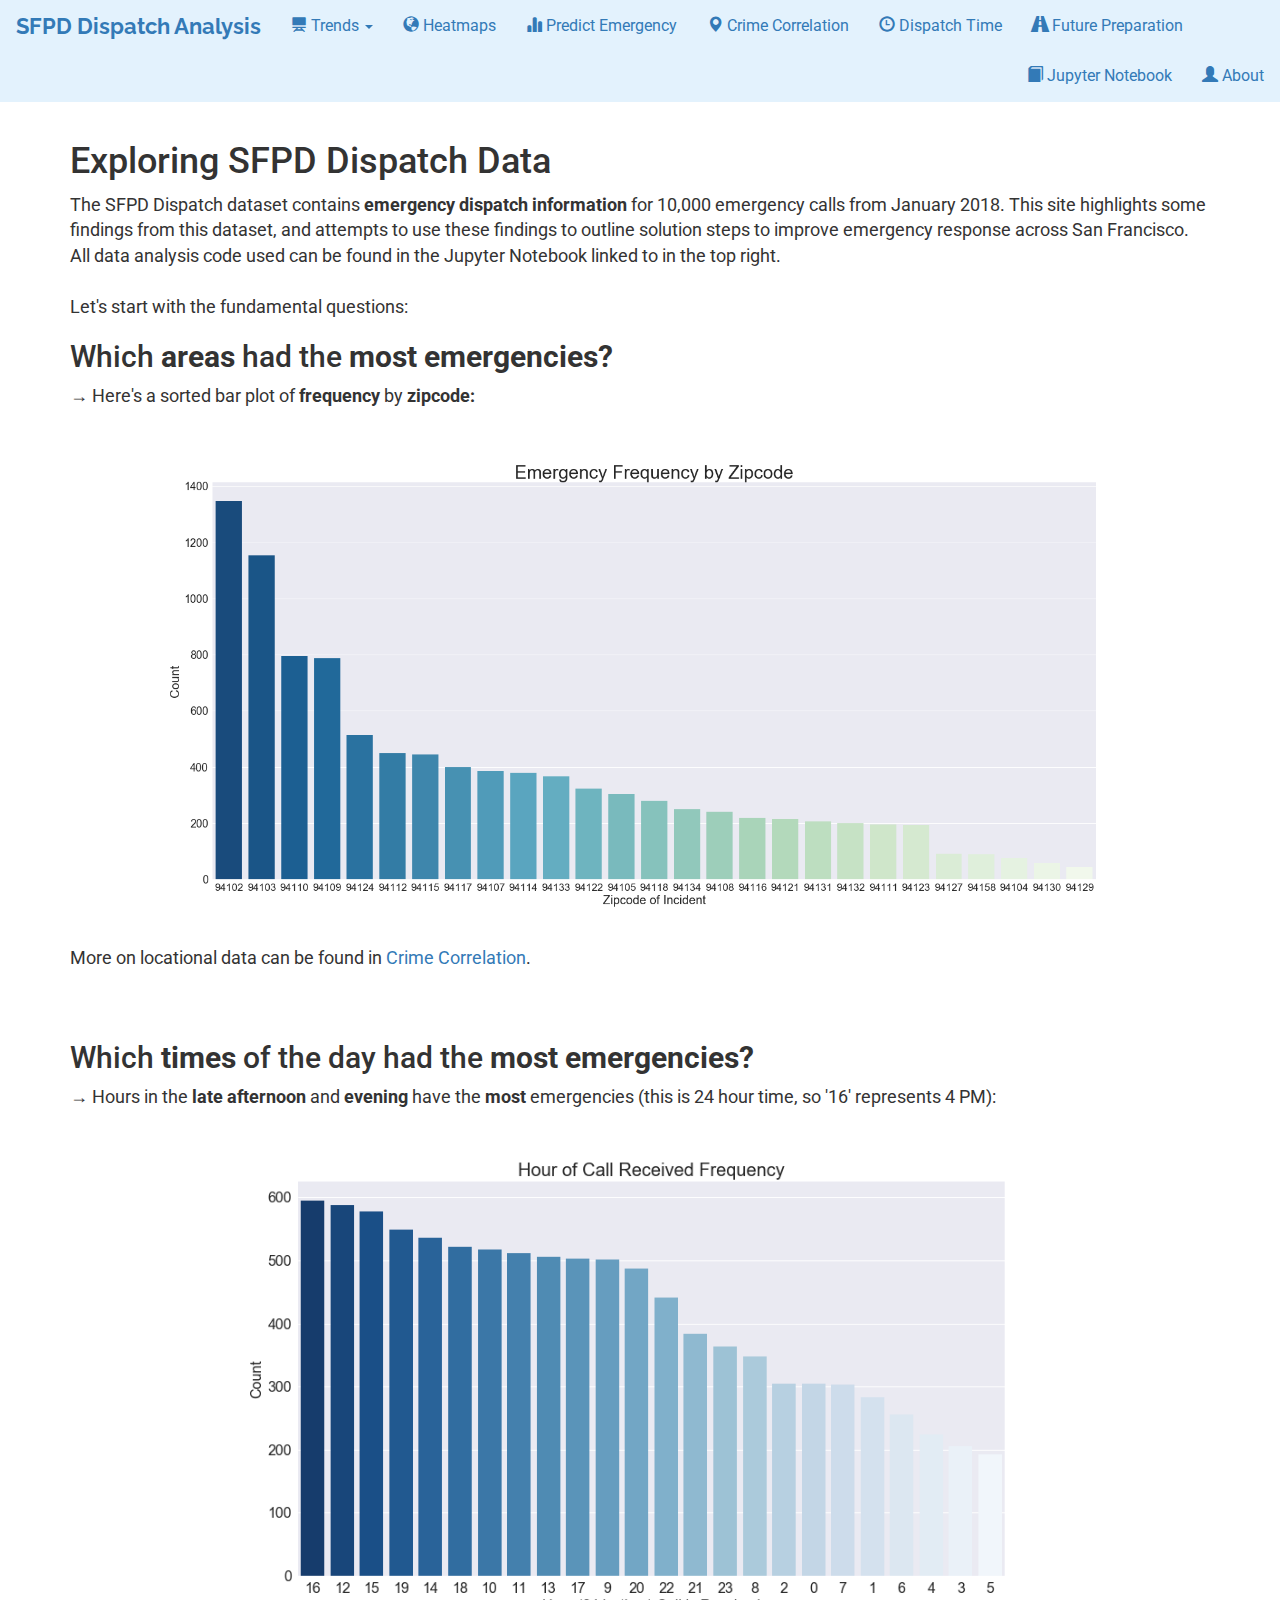
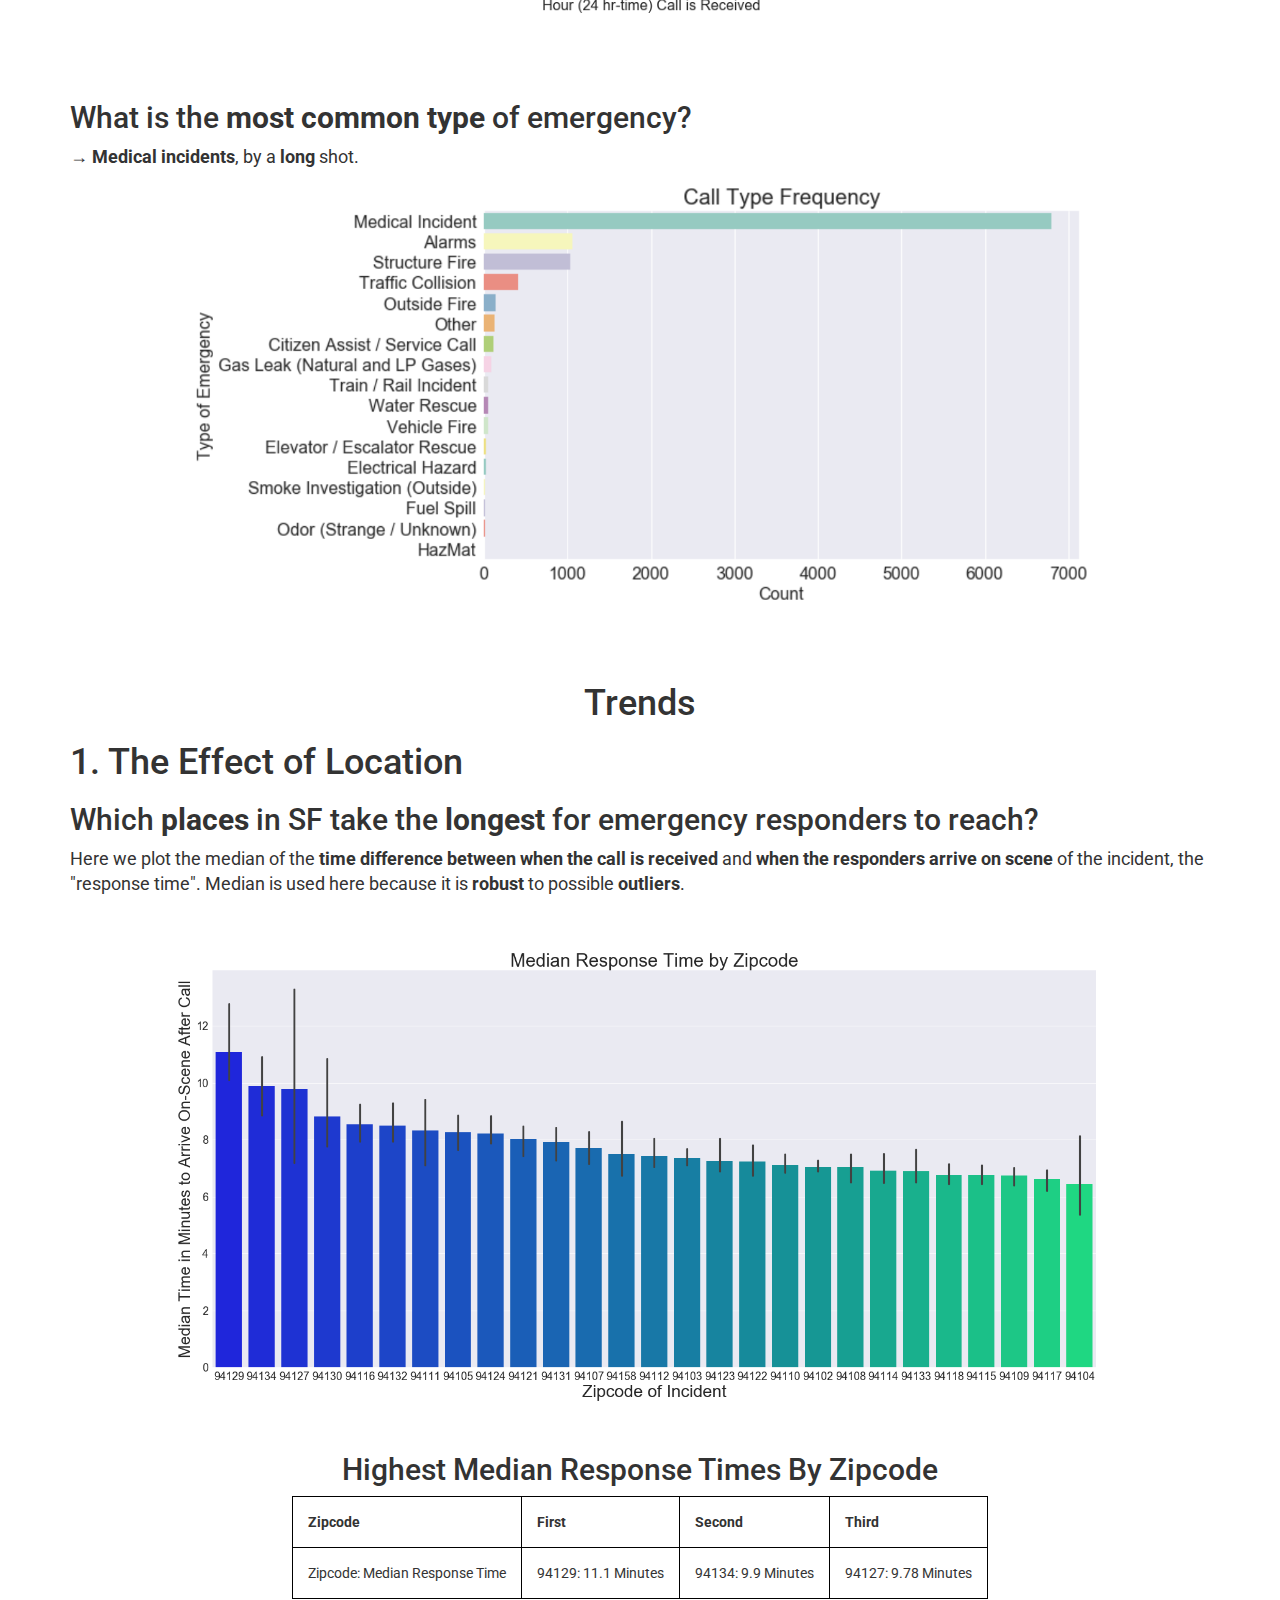
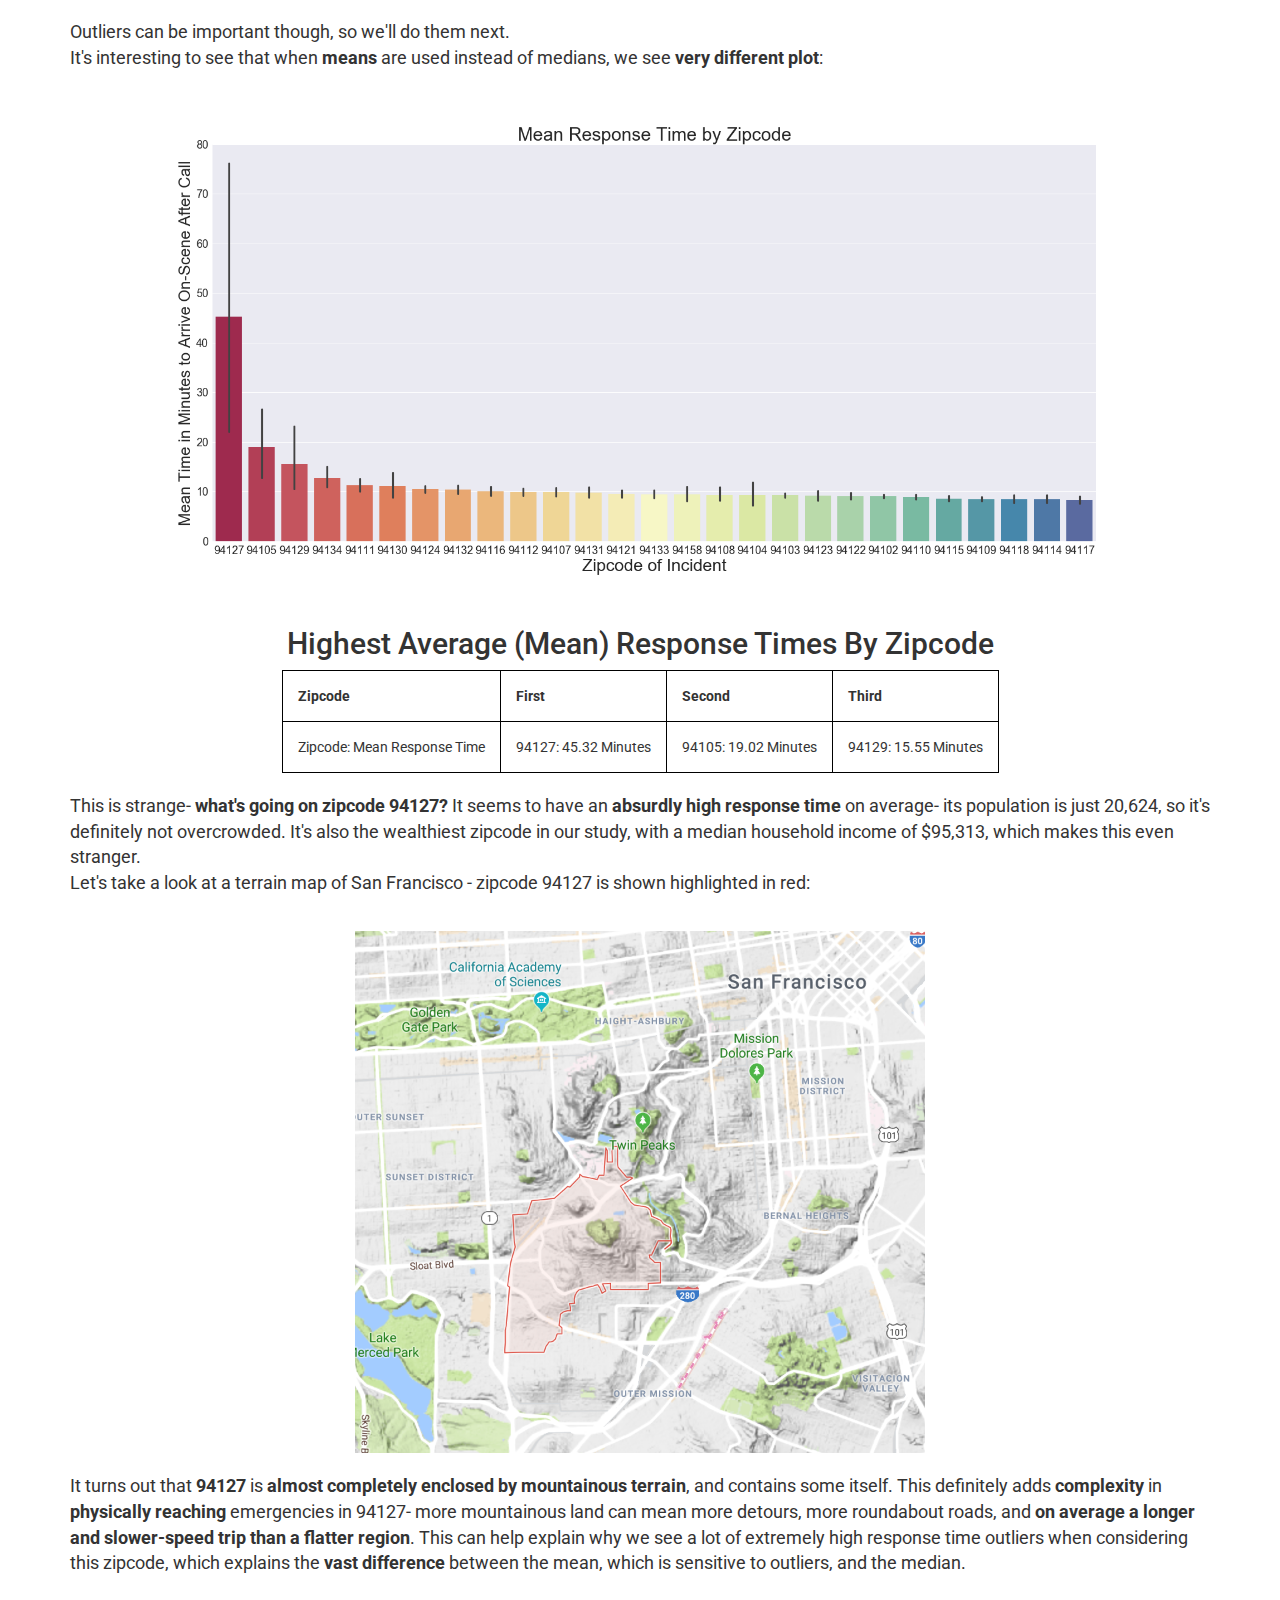
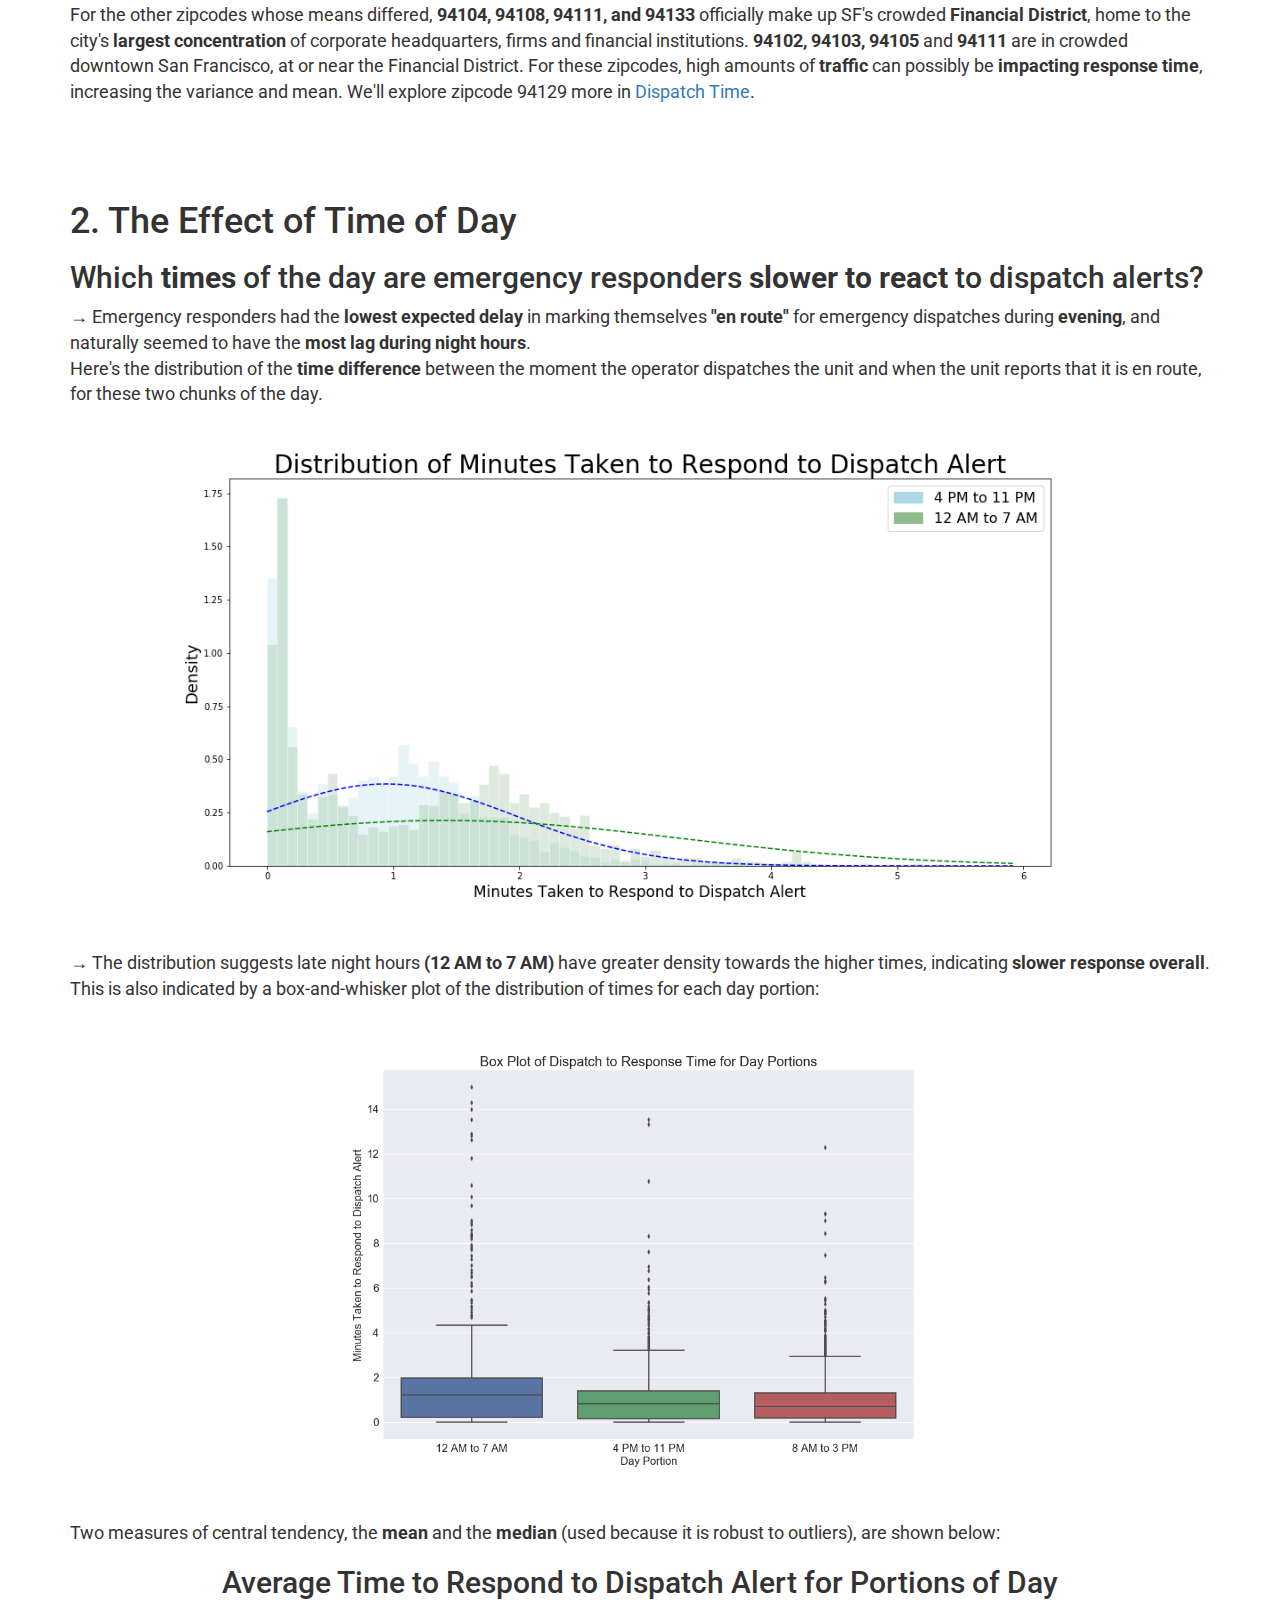
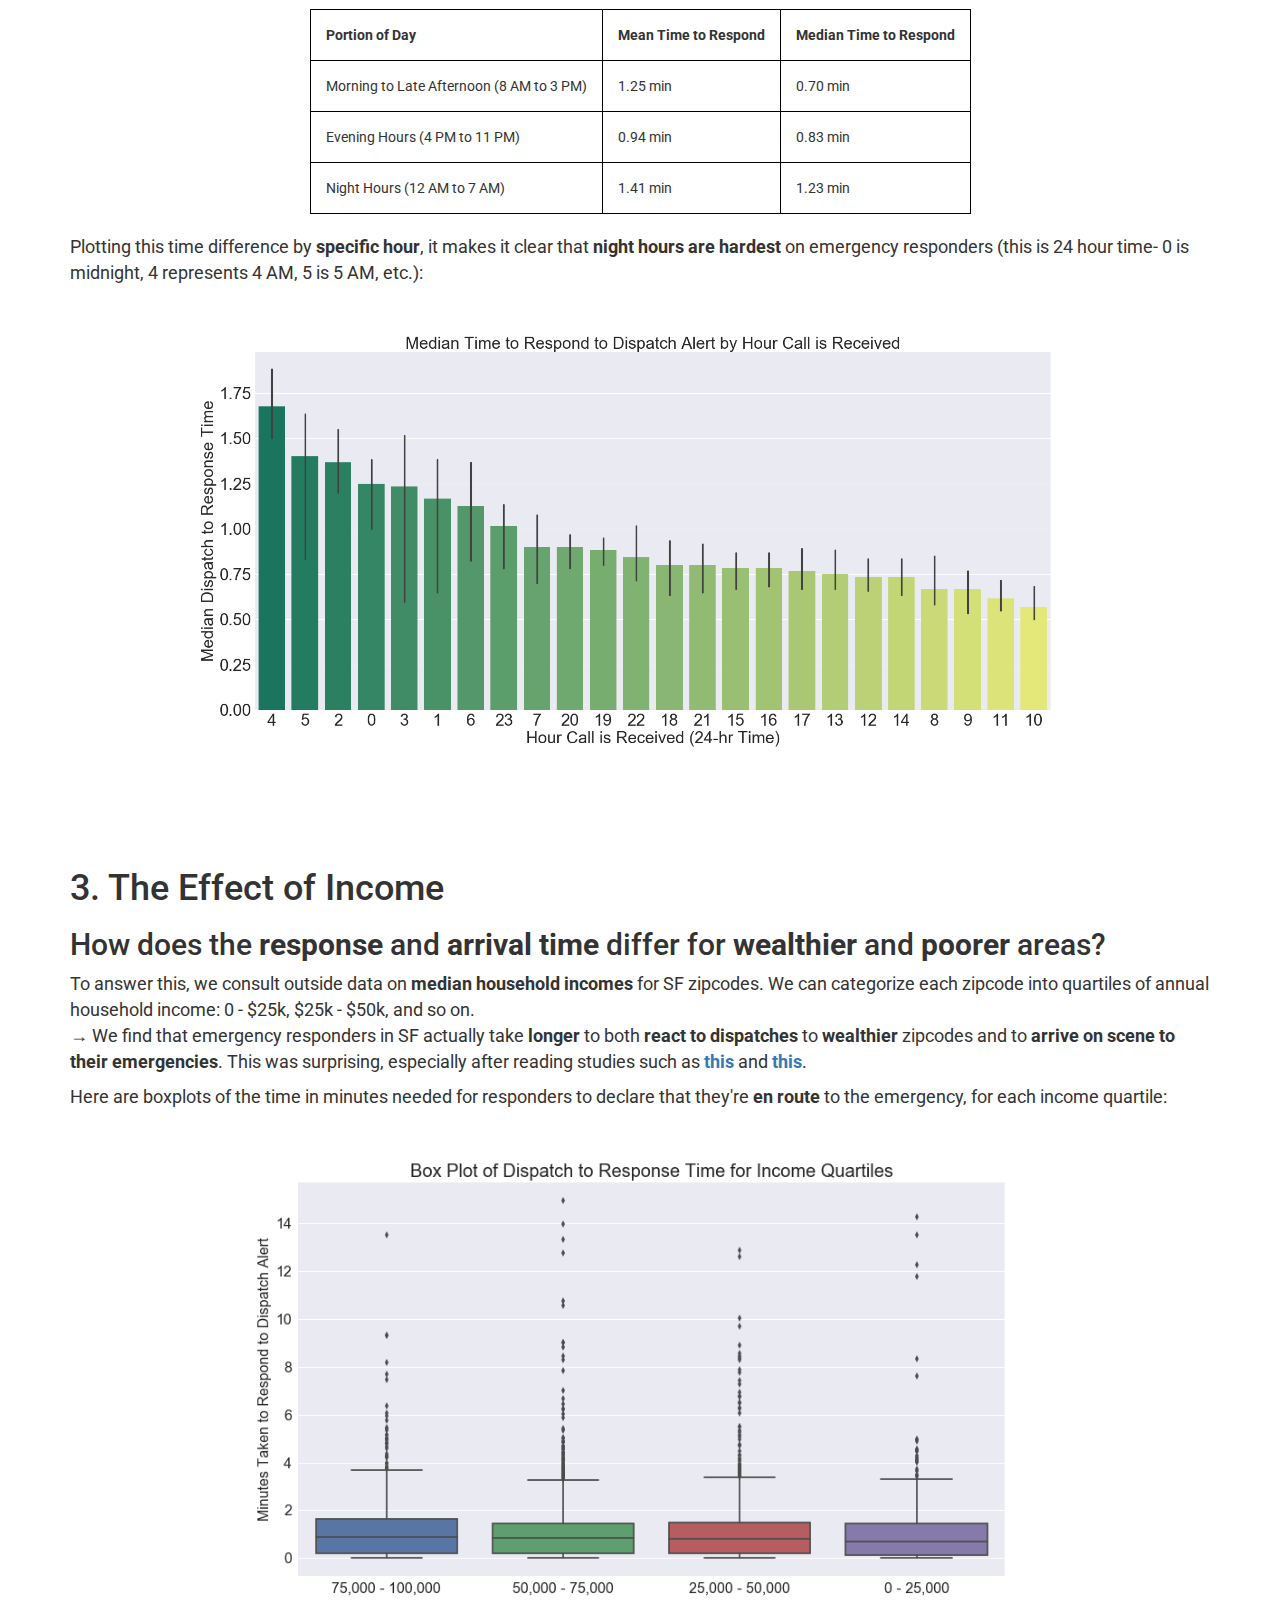
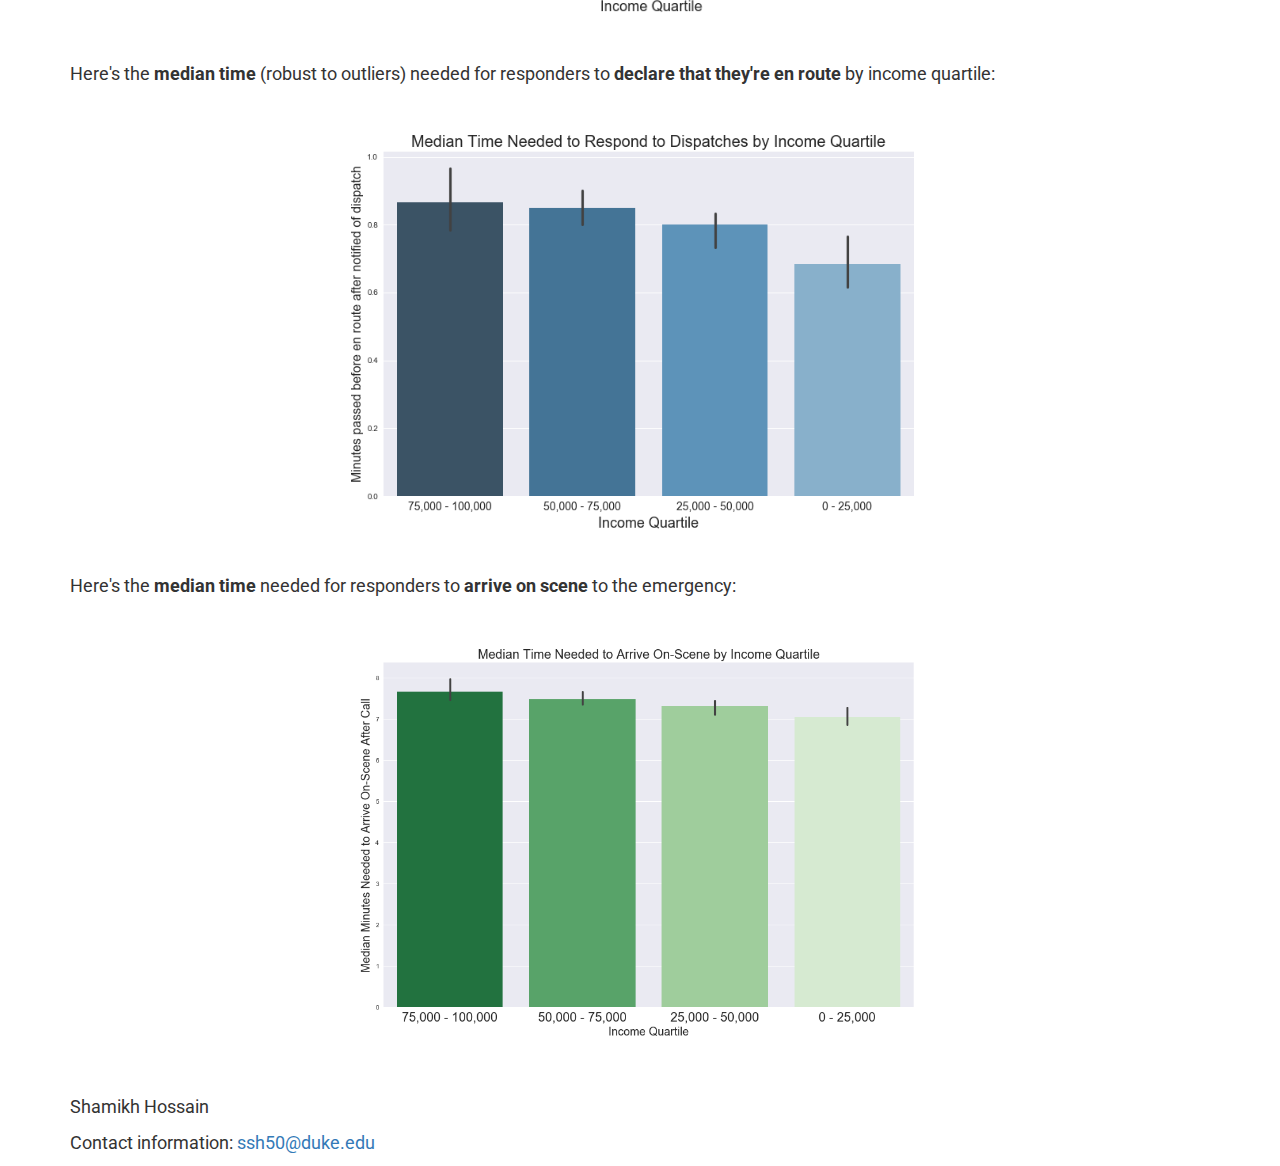
<file: index.html>
<!DOCTYPE html>
<html lang="en">
   <head>
      <title>SFPD Dispatch Analysis</title>
      <meta charset="utf-8">
      <meta name="viewport" content="width=device-width, initial-scale=1">
      <link rel="stylesheet" href="https://maxcdn.bootstrapcdn.com/bootstrap/3.3.7/css/bootstrap.min.css">
      <link rel="stylesheet" type="text/css" href="assets/style.css"/>
      <link href="https://fonts.googleapis.com/css?family=Raleway|Roboto" rel="stylesheet">
      <script src="https://ajax.googleapis.com/ajax/libs/jquery/3.3.1/jquery.min.js"></script>
      <script src="https://maxcdn.bootstrapcdn.com/bootstrap/3.3.7/js/bootstrap.min.js"></script>
   </head>
   <body>
      <nav class="navbar navbar-light" style="background-color: #e3f2fd;">
         <div class="container-fluid">
            <div class="navbar-header">
               <a class="navbar-brand" href="/sfpd_analysis/index">SFPD Dispatch Analysis</a>
            </div>
            <ul class="nav navbar-nav">
               <li class="dropdown">
                  <a class="dropdown-toggle" data-toggle="dropdown" href="#"><span class = "glyphicon glyphicon-blackboard" aria-hidden = "true"></span>&nbsp;Trends
                  <span class="caret"></span></a>
                  <ul class="dropdown-menu">
                     <li><a href="/sfpd_analysis/index#location">Effect of Location</a></li>
                     <li><a href="/sfpd_analysis/index#time">Effect of Time of Day</a></li>
                     <li><a href="/sfpd_analysis/index#income">Effect of Income</a></li>
                  </ul>
               </li>
               <li class = "active"><a href = "/sfpd_analysis/heatmaps"><span class = "glyphicon glyphicon-globe" aria-hidden = "true"></span>&nbsp;Heatmaps</a></li>
               <li class = "active"><a href = "/sfpd_analysis/predict"><span class = "glyphicon glyphicon-stats" aria-hidden = "true"></span>&nbsp;Predict Emergency</a></li>
               <li class = ""><a href = "/sfpd_analysis/crime_correlation"><span class = "glyphicon glyphicon-map-marker" aria-hidden = "true"></span>&nbsp;Crime Correlation</a></li>
               <li class = ""><a href = "/sfpd_analysis/dispatch"><span class = "glyphicon glyphicon-time" aria-hidden = "true"></span>&nbsp;Dispatch Time</a></li>
               <li class = ""><a href = "/sfpd_analysis/future"><span class = "glyphicon glyphicon-road" aria-hidden = "true"></span>&nbsp;Future Preparation</a></li>
            </ul>
            <ul class = "nav navbar-nav navbar-right">
               <li class = ""><a href = "/sfpd_analysis/sfpd_analysis_notebook" target="_blank"><span class = "glyphicon glyphicon-book" aria-hidden = "true"></span>&nbsp;Jupyter Notebook</a></li>
               <li class = ""><a href = "/sfpd_analysis/about"><span class = "glyphicon glyphicon-user" aria-hidden = "true"></span>&nbsp;About</a></li>
            </ul>
         </div>
      </nav>

      <div class="container">
         <h1>Exploring SFPD Dispatch Data</h1>
         <p>The SFPD Dispatch dataset contains <b>emergency dispatch information</b> for 10,000 emergency calls from January 2018. This site highlights some findings from this dataset, and attempts to use these findings to outline solution steps to improve emergency response across San Francisco. All data analysis code used can be found in the Jupyter Notebook linked to in the top right. 
            <br>
            <br>
            Let's start with the fundamental questions:
         <h2>Which <b>areas</b> had the <b>most emergencies? </b></h2>
         <p>→ Here's a sorted bar plot of <b>frequency</b> by <b>zipcode:</b></p>
         <div align="center"><img src = 'assets/zip_counts.png' width="100%" height="100%"></div>
         <p> More on locational data can be found in <a href = "https://shamystic.github.io/sfpd_analysis/crime_correlation">Crime Correlation</a>.</p>
         <br>
         <br>
         <h2>Which <b>times</b> of the day had the <b>most emergencies? </b></h2>
         <p>→ Hours in the <b>late afternoon</b> and <b>evening</b> have the <b>most</b> emergencies (this is 24 hour time, so '16' represents 4 PM):</p>
         <div align="center"><img src = 'assets/hour_counts.png' width="80%" height="80%"></div>
         <br>
         <br>
         <h2>What is the <b>most common type</b> of emergency? </h2>
         <p> → <b>Medical incidents</b>, by a <b>long</b> shot.</p>
         <div align="center"><img src = 'assets/ct_counts.png' width="80%" height="80%"></div>
         <br> <br> 
         <h1 align="center">Trends</h1>
         <div id="location">
            <h1>1. The Effect of Location</h1>
         </div>
         <h2>Which <b>places</b> in SF take the <b>longest</b> for emergency responders to reach?</h2>
         <p> Here we plot the median of the  <b>time difference between when the call is received </b> and <b>when the responders arrive on scene </b>of the incident, the "response time". Median is used here because it is <b>robust</b> to possible <b>outliers</b>.
         <div align="center"><img src = 'assets/zipcode_response.png' width="100%" height="100%"></div>
         <h2 align="center">Highest Median Response Times By Zipcode</h2>
         <table align="center">
            <tr>
               <th>Zipcode</th>
               <th>First</th>
               <th>Second</th>
               <th>Third</th>
            </tr>
            <tr>
               <td>Zipcode: Median Response Time</td>
               <td>94129: 11.1 Minutes</td>
               <td>94134: 9.9 Minutes </td>
               <td>94127: 9.78 Minutes</td>
            </tr>
         </table>
         <br>
         <p>  Outliers can be important though, so we'll do them next. <br>
           It's interesting to see that when <b>means </b> are used instead of medians, we see  <b>very different plot</b>: 
         <div align="center"><img src = 'assets/zipcode_response_mean.png' width="100%" height="100%"></div>
         <h2 align="center">Highest Average (Mean) Response Times By Zipcode</h2>
         <table align="center">
            <tr>
               <th>Zipcode</th>
               <th>First</th>
               <th>Second</th>
               <th>Third</th>
            </tr>
            <tr>
               <td>Zipcode: Mean Response Time</td>
               <td>94127: 45.32 Minutes</td>
               <td>94105: 19.02 Minutes </td>
               <td>94129: 15.55 Minutes</td>
            </tr>
         </table>
         <br>
         <p>This is strange- <b> what's going on zipcode 94127? </b> It seems to have an  <b>absurdly high response time </b> on average- its population is just 20,624, so it's definitely not overcrowded. It's also the wealthiest zipcode in our study, with a median household income of $95,313, which makes this even stranger. <br>
            Let's take a look at a terrain map of San Francisco - zipcode 94127 is shown highlighted in red:
            <br>  <br> 
         <div align="center"><a  href="https://www.google.com/maps/place/San+Francisco,+CA+94127/@37.7378077,-122.4544793,13.46z/data=!4m5!3m4!1s0x808f7d948d5bdc2b:0xcf1e96d1394fc506!8m2!3d37.734646!4d-122.463708!5m1!1e4" target="_blank"><img src = 'assets/terrain.png' width="50%" height="50%"></a></div>
         <br>
         <p> It turns out that <b>94127</b> is <b>almost completely enclosed by mountainous terrain</b>, and contains some itself. This definitely adds <b>complexity</b> in <b>physically reaching</b> emergencies in 94127- more mountainous land can mean more detours, more roundabout roads, and <b>on average a longer and slower-speed trip than a flatter region</b>. This can help explain why we see a lot of extremely high response time outliers when considering this zipcode, which explains the <b>vast difference</b> between the mean, which is sensitive to outliers, and the median. 
            <br> <br> 
            For the other zipcodes whose means differed,<b> 94104, 94108, 94111, and 94133</b> officially make up SF's crowded <b>Financial District</b>, home to the city's <b>largest concentration </b> of corporate headquarters, firms and financial institutions. <b>94102, 94103, 94105</b> and <b>94111</b> are in crowded downtown San Francisco, at or near the Financial District. For these zipcodes, high amounts of <b>traffic</b> can possibly be <b>impacting response time</b>, increasing the variance and mean. We'll explore zipcode 94129 more in <a href="https://shamystic.github.io/sfpd_analysis/dispatch">Dispatch Time</a>.
            <br> <br><br> <br>
         <div id="time">
            <h1>2. The Effect of Time of Day</h1>
         </div>
         <h2>Which <b>times</b> of the day are emergency responders <b>slower to react</b> to dispatch alerts? </h2>
         <p> → Emergency responders had the <b>lowest expected delay</b> in marking themselves <b>"en route"</b> for emergency dispatches during <b>evening</b>, and naturally seemed to have the <b>most lag during night hours</b>. <br> Here's the distribution of the <b>time difference</b> between the moment the operator dispatches the unit and when the unit reports that it is en route, for these two chunks of the day. 
            <br>
         <div align="center"><img src = 'assets/time_dist.png' width="90%" height="90%"></div>
         <br>
         <p> → The distribution suggests late night hours <b>(12 AM to 7 AM)</b> have greater density towards the higher times, indicating <b>slower response overall</b>. 
            <br>
            This is also indicated by a box-and-whisker plot of the distribution of times for each day portion:
            <br>
         <div align="center"><img src = 'assets/box.png' width="60%" height="60%"></div>
         <br>
        <p> Two measures of central tendency, the <b>mean</b> and the <b>median</b> (used because it is robust to outliers), are shown below:</p>
         <h2 align="center">Average Time to Respond to Dispatch Alert for Portions of Day</h2>
         <table align="center">
            <tr>
               <th>Portion of Day</th>
               <th>Mean Time to Respond</th>
               <th>Median Time to Respond</th>
            </tr>
            <tr>
               <td>Morning to Late Afternoon (8 AM to 3 PM)</td>
               <td>1.25 min</td>
               <td>0.70 min</td>
            </tr>
            <tr>
               <td>Evening Hours (4 PM to 11 PM)</td>
               <td>0.94 min</td>
               <td>0.83 min</td>
            </tr>
            <tr>
               <td>Night Hours (12 AM to 7 AM)</td>
               <td>1.41 min</td>
               <td>1.23 min</td>
            </tr>
         </table>
         <br>
         <p>Plotting this time difference by <b>specific hour</b>, it makes it clear that <b>night hours are hardest</b> on emergency responders (this is 24 hour time- 0 is midnight, 4 represents 4 AM, 5 is 5 AM, etc.): </p>
         <div align="center"><img src = 'assets/hour_response.png' width="90%" height="90%"></div>
         <br> <br> <br> <br>
         <div id="income">
            <h1>3. The Effect of Income</h1>
         </div>
         <h2>How does the <b>response</b> and <b>arrival time</b> differ for <b>wealthier</b> and <b>poorer</b> areas?</h2>
         <p> To answer this, we consult outside data on <b>median household incomes</b> for SF zipcodes. We can categorize each zipcode into quartiles of annual household income: 0 - $25k, $25k - $50k, and so on. 
            <br>
            → We find that emergency responders in SF actually take <b>longer</b> to both <b>react to dispatches</b> to <b>wealthier</b> zipcodes and to <b>arrive on scene to their emergencies</b>. This was surprising, especially after reading studies such as <b><a href = "http://www.naemsp.org/Documents/2017%20Annual%20Meeting%20Handouts/3%20THURS%20Presentation7.pdf">this</a></b> and <b><a href = "https://www.bridgemi.com/detroit-journalism-cooperative/detroit-police-improve-response-times-not-all-neighborhoods-are-equal">this</a></b>.
         <p>Here are boxplots of the time in minutes needed for responders to declare that they're <b>en route</b> to the emergency, for each income quartile:</p>
         <div align="center"><img src = 'assets/box_income.png' width="80%" height="80%"></div>
         <br>
         <p>Here's the <b>median time</b> (robust to outliers) needed for responders to <b>declare that they're en route</b> by income quartile:</p>
         <div align="center"><img src = 'assets/incomebands2.png' width="60%" height="60%"></div>
         <br>
         <p>Here's the <b>median time</b> needed for responders to <b>arrive on scene</b> to the emergency:</p>
         <div align="center"><img src = 'assets/incomebands.png' width="60%" height="60%"></div>
         </p>
         <br>
         <p>Shamikh Hossain</p>
         <p>Contact information: <a href="mailto:ssh50@duke.edu">ssh50@duke.edu</a></p>
      </div>
   </body>
</html>
</file>
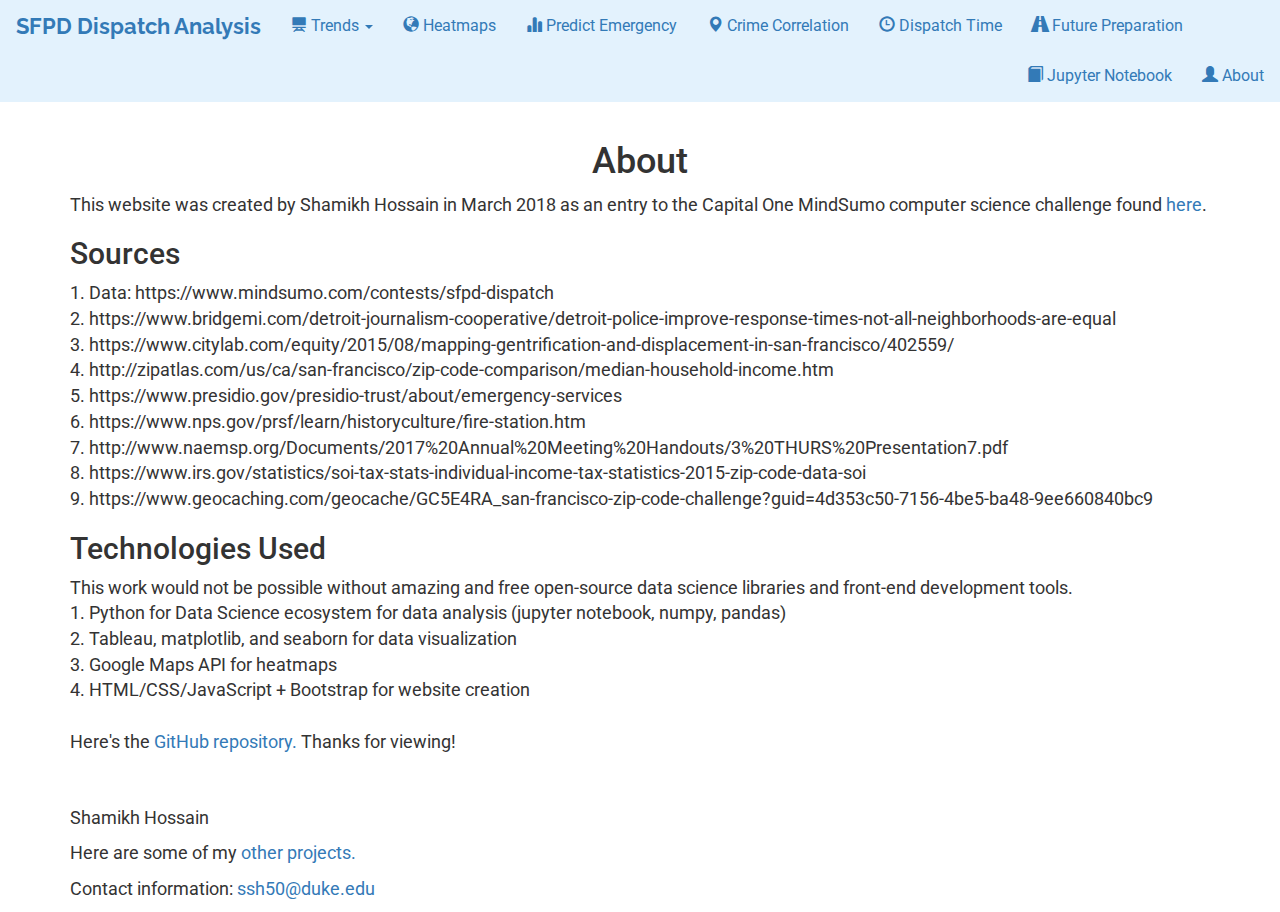
<file: about.html>
<!DOCTYPE html>
<html lang="en">
   <head>
      <title>SFPD Dispatch Analysis</title>
      <meta charset="utf-8">
      <meta name="viewport" content="width=device-width, initial-scale=1">
      <link rel="stylesheet" href="https://maxcdn.bootstrapcdn.com/bootstrap/3.3.7/css/bootstrap.min.css">
      <link rel="stylesheet" type="text/css" href="assets/style.css"/>
      <link href="https://fonts.googleapis.com/css?family=Raleway|Roboto" rel="stylesheet">
      <script src="https://ajax.googleapis.com/ajax/libs/jquery/3.3.1/jquery.min.js"></script>
      <script src="https://maxcdn.bootstrapcdn.com/bootstrap/3.3.7/js/bootstrap.min.js"></script>
   </head>
   <body>
      <nav class="navbar navbar-light" style="background-color: #e3f2fd;">
         <div class="container-fluid">
            <div class="navbar-header">
               <a class="navbar-brand" href="/sfpd_analysis/index">SFPD Dispatch Analysis</a>
            </div>
            <ul class="nav navbar-nav">
               <li class="dropdown">
                  <a class="dropdown-toggle" data-toggle="dropdown" href="#"><span class = "glyphicon glyphicon-blackboard" aria-hidden = "true"></span>&nbsp;Trends
                  <span class="caret"></span></a>
                  <ul class="dropdown-menu">
                     <li><a href="/sfpd_analysis/index#location">Effect of Location</a></li>
                     <li><a href="/sfpd_analysis/index#time">Effect of Time of Day</a></li>
                     <li><a href="/sfpd_analysis/index#income">Effect of Income</a></li>
                  </ul>
               </li>
               <li class = "active"><a href = "/sfpd_analysis/heatmaps"><span class = "glyphicon glyphicon-globe" aria-hidden = "true"></span>&nbsp;Heatmaps</a></li>
               <li class = "active"><a href = "/sfpd_analysis/predict"><span class = "glyphicon glyphicon-stats" aria-hidden = "true"></span>&nbsp;Predict Emergency</a></li>
               <li class = ""><a href = "/sfpd_analysis/crime_correlation"><span class = "glyphicon glyphicon-map-marker" aria-hidden = "true"></span>&nbsp;Crime Correlation</a></li>
               <li class = ""><a href = "/sfpd_analysis/dispatch"><span class = "glyphicon glyphicon-time" aria-hidden = "true"></span>&nbsp;Dispatch Time</a></li>
               <li class = ""><a href = "/sfpd_analysis/future"><span class = "glyphicon glyphicon-road" aria-hidden = "true"></span>&nbsp;Future Preparation</a></li>
            </ul>
            <ul class = "nav navbar-nav navbar-right">
               <li class = ""><a href = "/sfpd_analysis/sfpd_analysis_notebook" target="_blank"><span class = "glyphicon glyphicon-book" aria-hidden = "true"></span>&nbsp;Jupyter Notebook</a></li>
               <li class = ""><a href = "/sfpd_analysis/about"><span class = "glyphicon glyphicon-user" aria-hidden = "true"></span>&nbsp;About</a></li>
            </ul>
         </div>
      </nav>
      <div class="container">
         <h1 align="center">About</h1>

 
		<p>This website was created by Shamikh Hossain in March 2018 as an entry to the Capital One MindSumo computer science challenge found <a href = "https://www.mindsumo.com/contests/sfpd-dispatch" target="_blank">here</a>. 


			<h2>Sources</h2> 
			<p>1. Data: https://www.mindsumo.com/contests/sfpd-dispatch  <br> 
			2. https://www.bridgemi.com/detroit-journalism-cooperative/detroit-police-improve-response-times-not-all-neighborhoods-are-equal  <br>
			3. https://www.citylab.com/equity/2015/08/mapping-gentrification-and-displacement-in-san-francisco/402559/  <br>
			4. http://zipatlas.com/us/ca/san-francisco/zip-code-comparison/median-household-income.htm  <br>
			5. https://www.presidio.gov/presidio-trust/about/emergency-services<br>
			6. https://www.nps.gov/prsf/learn/historyculture/fire-station.htm<br>
			7. http://www.naemsp.org/Documents/2017%20Annual%20Meeting%20Handouts/3%20THURS%20Presentation7.pdf <br>
			8. https://www.irs.gov/statistics/soi-tax-stats-individual-income-tax-statistics-2015-zip-code-data-soi <br>
			9. https://www.geocaching.com/geocache/GC5E4RA_san-francisco-zip-code-challenge?guid=4d353c50-7156-4be5-ba48-9ee660840bc9<br></p>


			<h2>Technologies Used </h2>
			<p>This work would not be possible without amazing and free open-source data science libraries and front-end development tools. <br>


			1. Python for Data Science ecosystem for data analysis (jupyter notebook, numpy, pandas)<br>
			2. Tableau, matplotlib, and seaborn for data visualization <br>
			3. Google Maps API for heatmaps<br>
			4. HTML/CSS/JavaScript + Bootstrap for website creation <br><br>
		
			Here's the <a href="https://github.com/shamystic/sfpd_analysis" target="_blank">GitHub repository.</a> Thanks for viewing!<br>
			</p>
			</p>
			<br><br>
         <p>Shamikh Hossain</p>
         <p>Here are some of my  <a href="https://sites.google.com/view/shamystic/" target="_blank">other projects.</a></p>
         <p>Contact information: <a href="mailto:ssh50@duke.edu">ssh50@duke.edu</a></p>
      </div>
   </body>
</html>
</file>
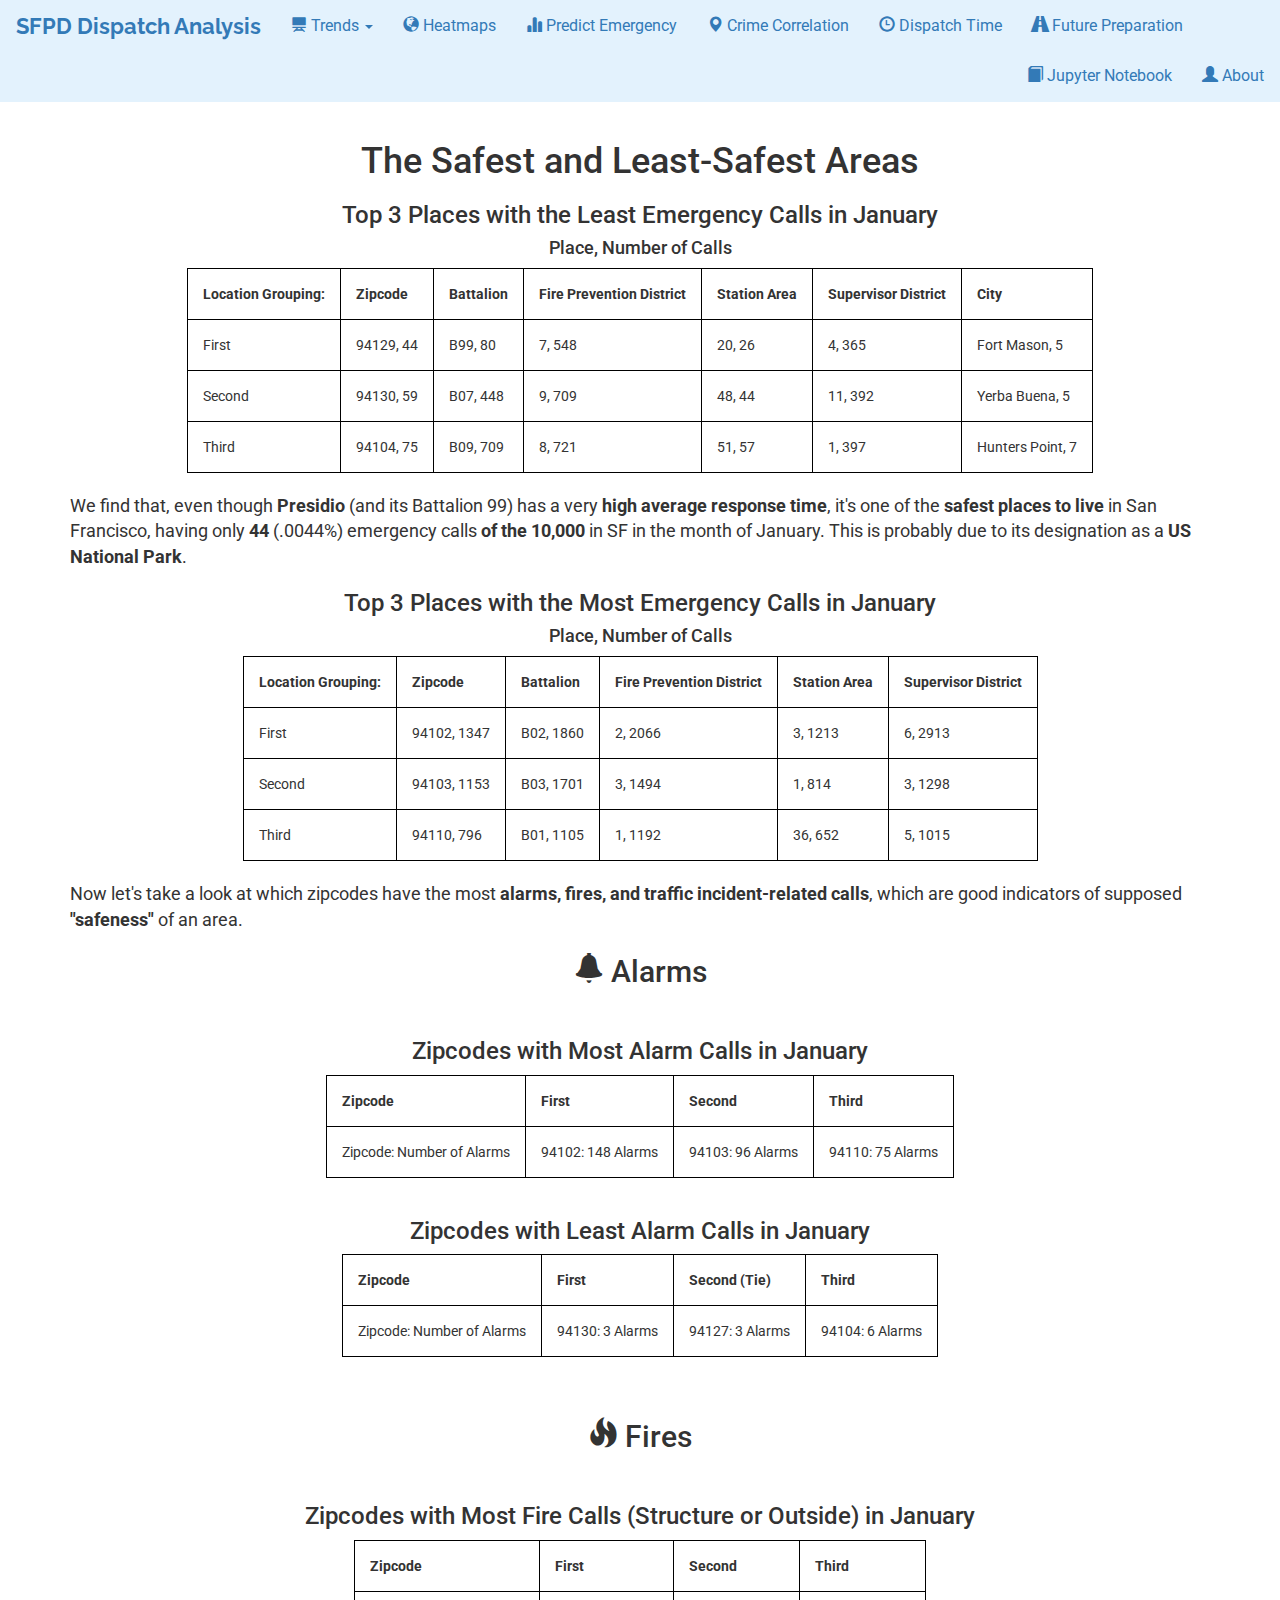
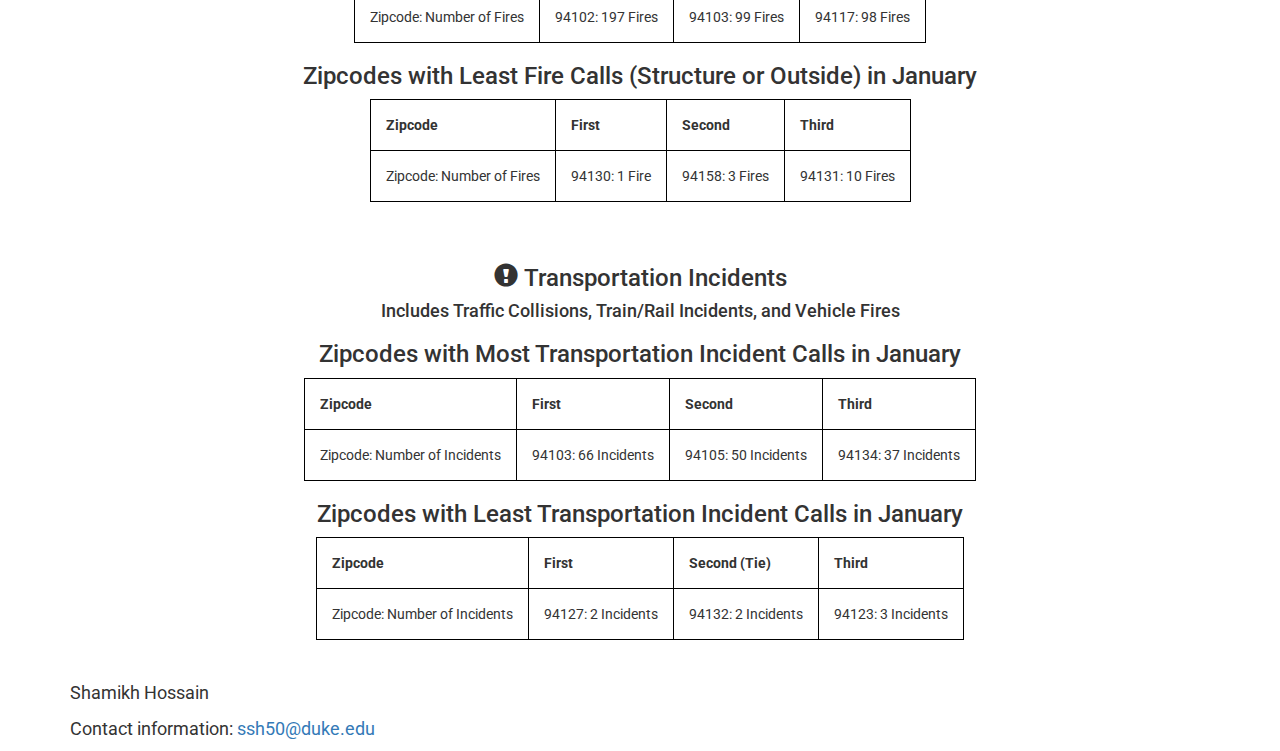
<file: crime_correlation.html>
<!DOCTYPE html>
<html lang="en">
   <head>
      <title>SFPD Dispatch Analysis</title>
      <meta charset="utf-8">
      <meta name="viewport" content="width=device-width, initial-scale=1">
      <link rel="stylesheet" href="https://maxcdn.bootstrapcdn.com/bootstrap/3.3.7/css/bootstrap.min.css">
      <link rel="stylesheet" type="text/css" href="assets/style.css"/>
      <link href="https://fonts.googleapis.com/css?family=Raleway|Roboto" rel="stylesheet">
      <script src="https://ajax.googleapis.com/ajax/libs/jquery/3.3.1/jquery.min.js"></script>
      <script src="https://maxcdn.bootstrapcdn.com/bootstrap/3.3.7/js/bootstrap.min.js"></script>
   </head>
   <body>
      <nav class="navbar navbar-light" style="background-color: #e3f2fd;">
         <div class="container-fluid">
            <div class="navbar-header">
               <a class="navbar-brand" href="/sfpd_analysis/index">SFPD Dispatch Analysis</a>
            </div>
            <ul class="nav navbar-nav">
               <li class="dropdown">
                  <a class="dropdown-toggle" data-toggle="dropdown" href="#"><span class = "glyphicon glyphicon-blackboard" aria-hidden = "true"></span>&nbsp;Trends
                  <span class="caret"></span></a>
                  <ul class="dropdown-menu">
                     <li><a href="/sfpd_analysis/index#location">Effect of Location</a></li>
                     <li><a href="/sfpd_analysis/index#time">Effect of Time of Day</a></li>
                     <li><a href="/sfpd_analysis/index#income">Effect of Income</a></li>
                  </ul>
               </li>
               <li class = "active"><a href = "/sfpd_analysis/heatmaps"><span class = "glyphicon glyphicon-globe" aria-hidden = "true"></span>&nbsp;Heatmaps</a></li>
               <li class = "active"><a href = "/sfpd_analysis/predict"><span class = "glyphicon glyphicon-stats" aria-hidden = "true"></span>&nbsp;Predict Emergency</a></li>
               <li class = ""><a href = "/sfpd_analysis/crime_correlation"><span class = "glyphicon glyphicon-map-marker" aria-hidden = "true"></span>&nbsp;Crime Correlation</a></li>
               <li class = ""><a href = "/sfpd_analysis/dispatch"><span class = "glyphicon glyphicon-time" aria-hidden = "true"></span>&nbsp;Dispatch Time</a></li>
               <li class = ""><a href = "/sfpd_analysis/future"><span class = "glyphicon glyphicon-road" aria-hidden = "true"></span>&nbsp;Future Preparation</a></li>
            </ul>
            <ul class = "nav navbar-nav navbar-right">
               <li class = ""><a href = "/sfpd_analysis/sfpd_analysis_notebook" target="_blank"><span class = "glyphicon glyphicon-book" aria-hidden = "true"></span>&nbsp;Jupyter Notebook</a></li>
               <li class = ""><a href = "/sfpd_analysis/about"><span class = "glyphicon glyphicon-user" aria-hidden = "true"></span>&nbsp;About</a></li>
            </ul>
         </div>
      </nav>
      <div class="container">
         <h1 align="center">The Safest and Least-Safest Areas</h1>

         <h3 align="center">Top 3 Places with the Least Emergency Calls in January</h3>
         <h4 align="center">Place, Number of Calls</h4>

         <table align="center">
            <tr>
               <th>Location Grouping:</th>
               <th>Zipcode</th>
               <th>Battalion</th>
               <th>Fire Prevention District</th>
               <th>Station Area</th>
               <th>Supervisor District</th>
               <th>City</th>
            </tr>
            <tr>
               <td>First</td>
               <td>94129, 44</td>
               <td>B99, 80</td>
               <td>7, 548</td>
               <td>20, 26</td>
               <td>4, 365</td>
               <td>Fort Mason, 5</td>
            </tr>
            <tr>
               <td>Second</td>
               <td>94130, 59</td>
               <td>B07, 448</td>
               <td>9, 709</td>
               <td>48, 44</td>
               <td>11, 392</td>
               <td>Yerba Buena, 5</td>
            </tr>
            <tr>
               <td>Third</td>
               <td>94104, 75</td>
               <td>B09, 709</td>
               <td>8, 721</td>
               <td>51, 57</td>
               <td>1, 397</td>
               <td>Hunters Point, 7</td>
            </tr>
         </table>
         <br>
         <p>We find that, even though <b>Presidio</b> (and its Battalion 99) has a very <b>high average response time</b>, it's one of the <b>safest places to live</b> in San Francisco, having only <b>44</b> (.0044%) emergency calls <b>of the 10,000</b> in SF in the month of January. This is probably due to its designation as a <b>US National Park</b>. 
         <br>

         <h3 align="center">Top 3 Places with the Most Emergency Calls in January</h3>
         <h4 align="center">Place, Number of Calls</h4>

         <table align="center">
            <tr>
               <th>Location Grouping:</th>
               <th>Zipcode</th>
               <th>Battalion</th>
               <th>Fire Prevention District</th>
               <th>Station Area</th>
               <th>Supervisor District</th>
            </tr>
            <tr>
               <td>First</td>
               <td>94102,    1347</td>
               <td>B02,    1860</td>
               <td>2,       2066</td>
               <td>3,     1213</td>
               <td>6,     2913</td>
            </tr>
            <tr>
               <td>Second</td>
               <td>94103,    1153</td>
               <td>B03,    1701</td>
               <td>3,       1494</td>
               <td>1,      814</td>
               <td>3,     1298</td>
            </tr>
            <tr>
               <td>Third</td>
               <td>94110,     796</td>
               <td>B01,   1105</td>
               <td>1,       1192</td>
               <td>36,     652</td>
               <td>5,    1015</td>
            </tr>
         </table>
         <br>

         <p>Now let's take a look at which zipcodes have the most <b>alarms, fires, and traffic incident-related calls</b>, which are good indicators of supposed <b>"safeness"</b> of an area.</p>

         <h2 align="center"><span class = "glyphicon glyphicon-bell" aria-hidden = "true"></span></span>&nbsp;Alarms</h2>
            <br>
            <h3 align="center">Zipcodes with Most Alarm Calls in January</h3>
            <table align="center">
            <tr>
               <th>Zipcode</th>
               <th>First</th>
               <th>Second</th>
               <th>Third</th>
            </tr>
            <tr>
               <td>Zipcode: Number of Alarms</td>
               <td>94102: 148 Alarms</td>
               <td>94103: 96 Alarms </td>
               <td>94110: 75 Alarms</td>
            </tr>
         </table>

            <br>
             <h3 align="center">Zipcodes with Least Alarm Calls in January</h3>
            <table align="center">
            <tr>
               <th>Zipcode</th>
               <th>First</th>
               <th>Second (Tie)</th>
               <th>Third</th>
            </tr>
            <tr>
               <td>Zipcode: Number of Alarms</td>
               <td>94130: 3 Alarms</td>
               <td>94127: 3 Alarms </td>
               <td>94104: 6 Alarms</td>
            </tr>
         </table>

 <br> <br>
            <h2 align="center"><span class = "glyphicon glyphicon-fire" aria-hidden = "true"></span></span>&nbsp;Fires</h2>
            <br>
            <h3 align="center">Zipcodes with Most Fire Calls (Structure or Outside) in January</h3>
            <table align="center">
            <tr>
               <th>Zipcode</th>
               <th>First</th>
               <th>Second</th>
               <th>Third</th>
            </tr>
            <tr>
               <td>Zipcode: Number of Fires</td>
               <td>94102: 197 Fires</td>
               <td>94103: 99 Fires </td>
               <td>94117: 98 Fires</td>
            </tr>
         </table>

         <h3 align="center">Zipcodes with Least Fire Calls (Structure or Outside) in January</h3>
            <table align="center">
            <tr>
               <th>Zipcode</th>
               <th>First</th>
               <th>Second</th>
               <th>Third</th>
            </tr>
            <tr>
               <td>Zipcode: Number of Fires</td>
               <td>94130: 1 Fire</td>
               <td>94158: 3 Fires </td>
               <td>94131: 10 Fires</td>
            </tr>
         </table>
 <br> <br>
            <h3 align="center"><span class = "glyphicon glyphicon-exclamation-sign" aria-hidden = "true"></span>&nbsp;Transportation Incidents</h3>
            <h4 align="center">Includes Traffic Collisions, Train/Rail Incidents, and Vehicle Fires<h4>

         <h3 align="center">Zipcodes with Most Transportation Incident Calls in January</h3>
            <table align="center">
            <tr>
               <th>Zipcode</th>
               <th>First</th>
               <th>Second</th>
               <th>Third</th>
            </tr>
            <tr>
               <td>Zipcode: Number of Incidents</td>
               <td>94103: 66 Incidents</td>
               <td>94105: 50 Incidents </td>
               <td>94134: 37 Incidents</td>
            </tr>
         </table>


         <h3 align="center">Zipcodes with Least Transportation Incident Calls in January</h3>
            <table align="center">
            <tr>
               <th>Zipcode</th>
               <th>First</th>
               <th>Second (Tie)</th>
               <th>Third</th>
            </tr>
            <tr>
               <td>Zipcode: Number of Incidents</td>
               <td>94127: 2 Incidents</td>
               <td>94132: 2 Incidents </td>
               <td>94123: 3 Incidents</td>
            </tr>
         </table><br><br>

         <p>Shamikh Hossain</p>
         <p>Contact information: <a href="mailto:ssh50@duke.edu">ssh50@duke.edu</a></p>
      </div>
   </body>
</html>
</file>
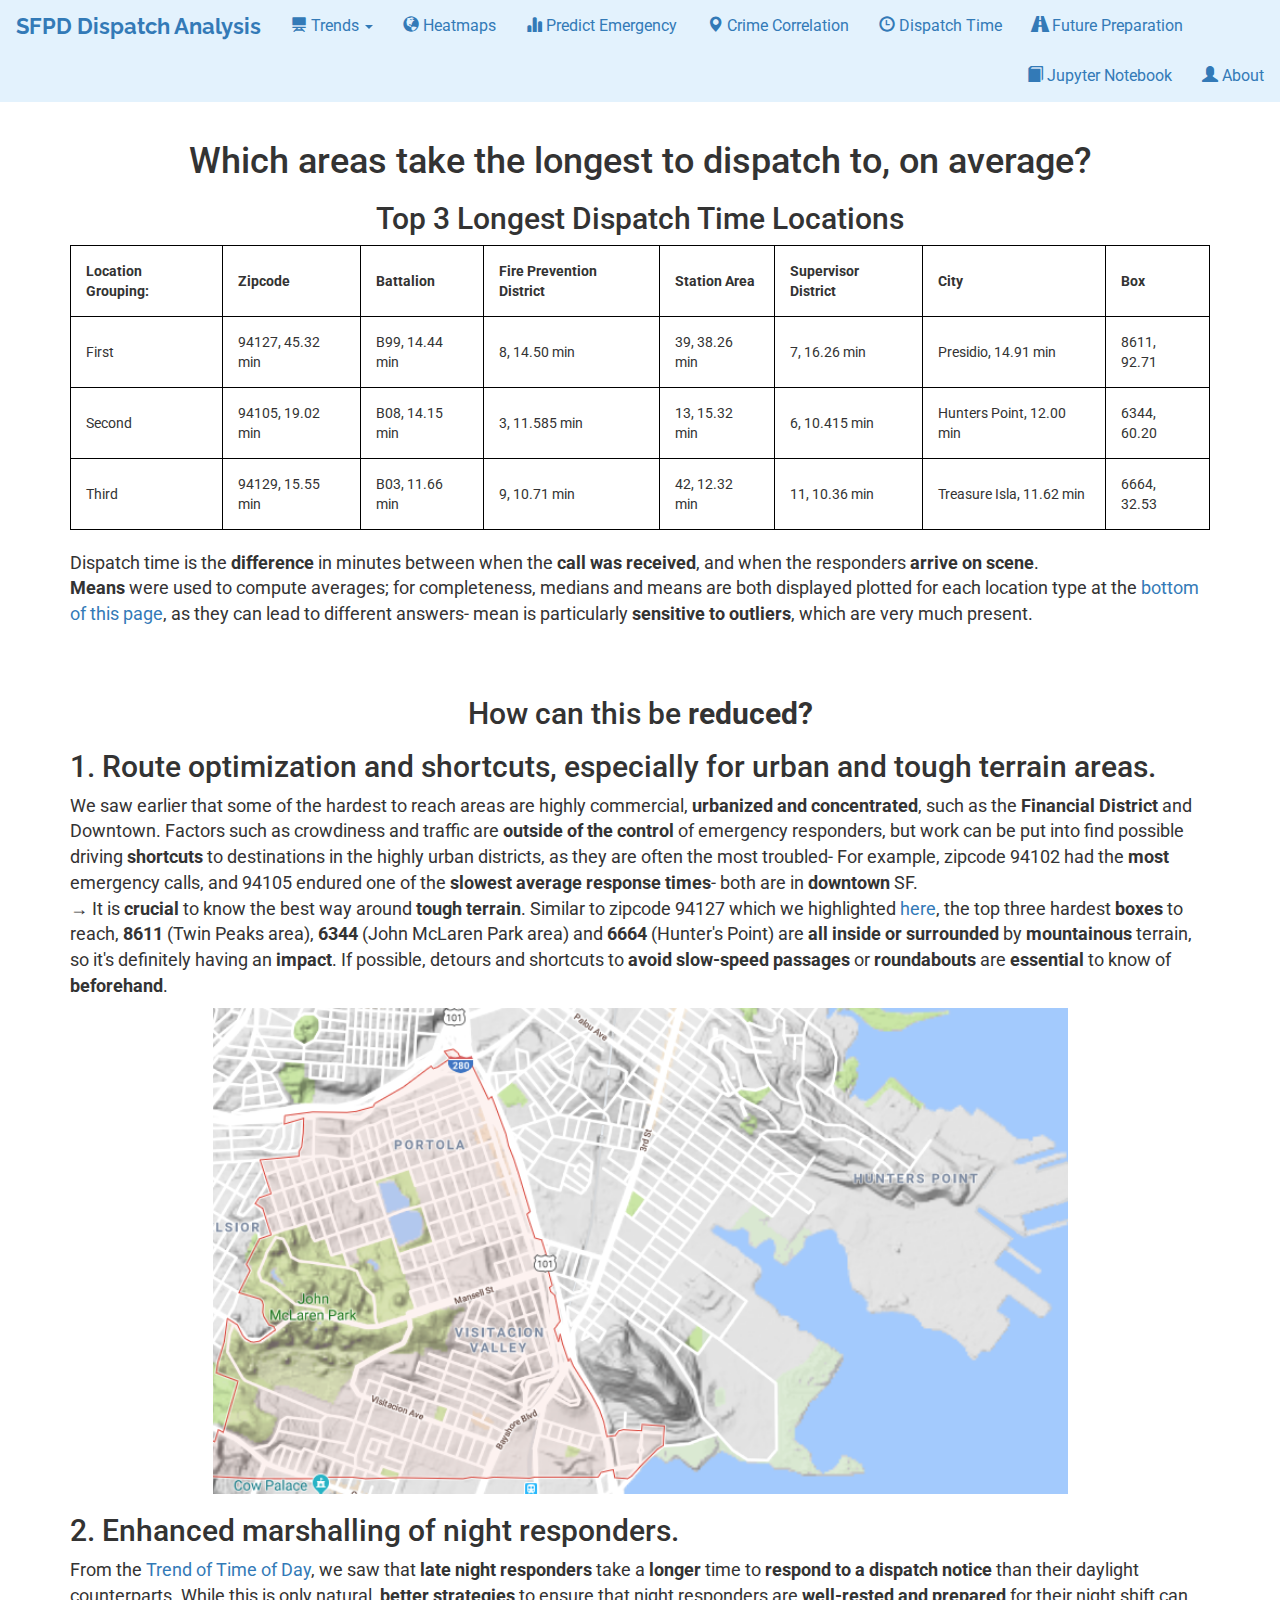
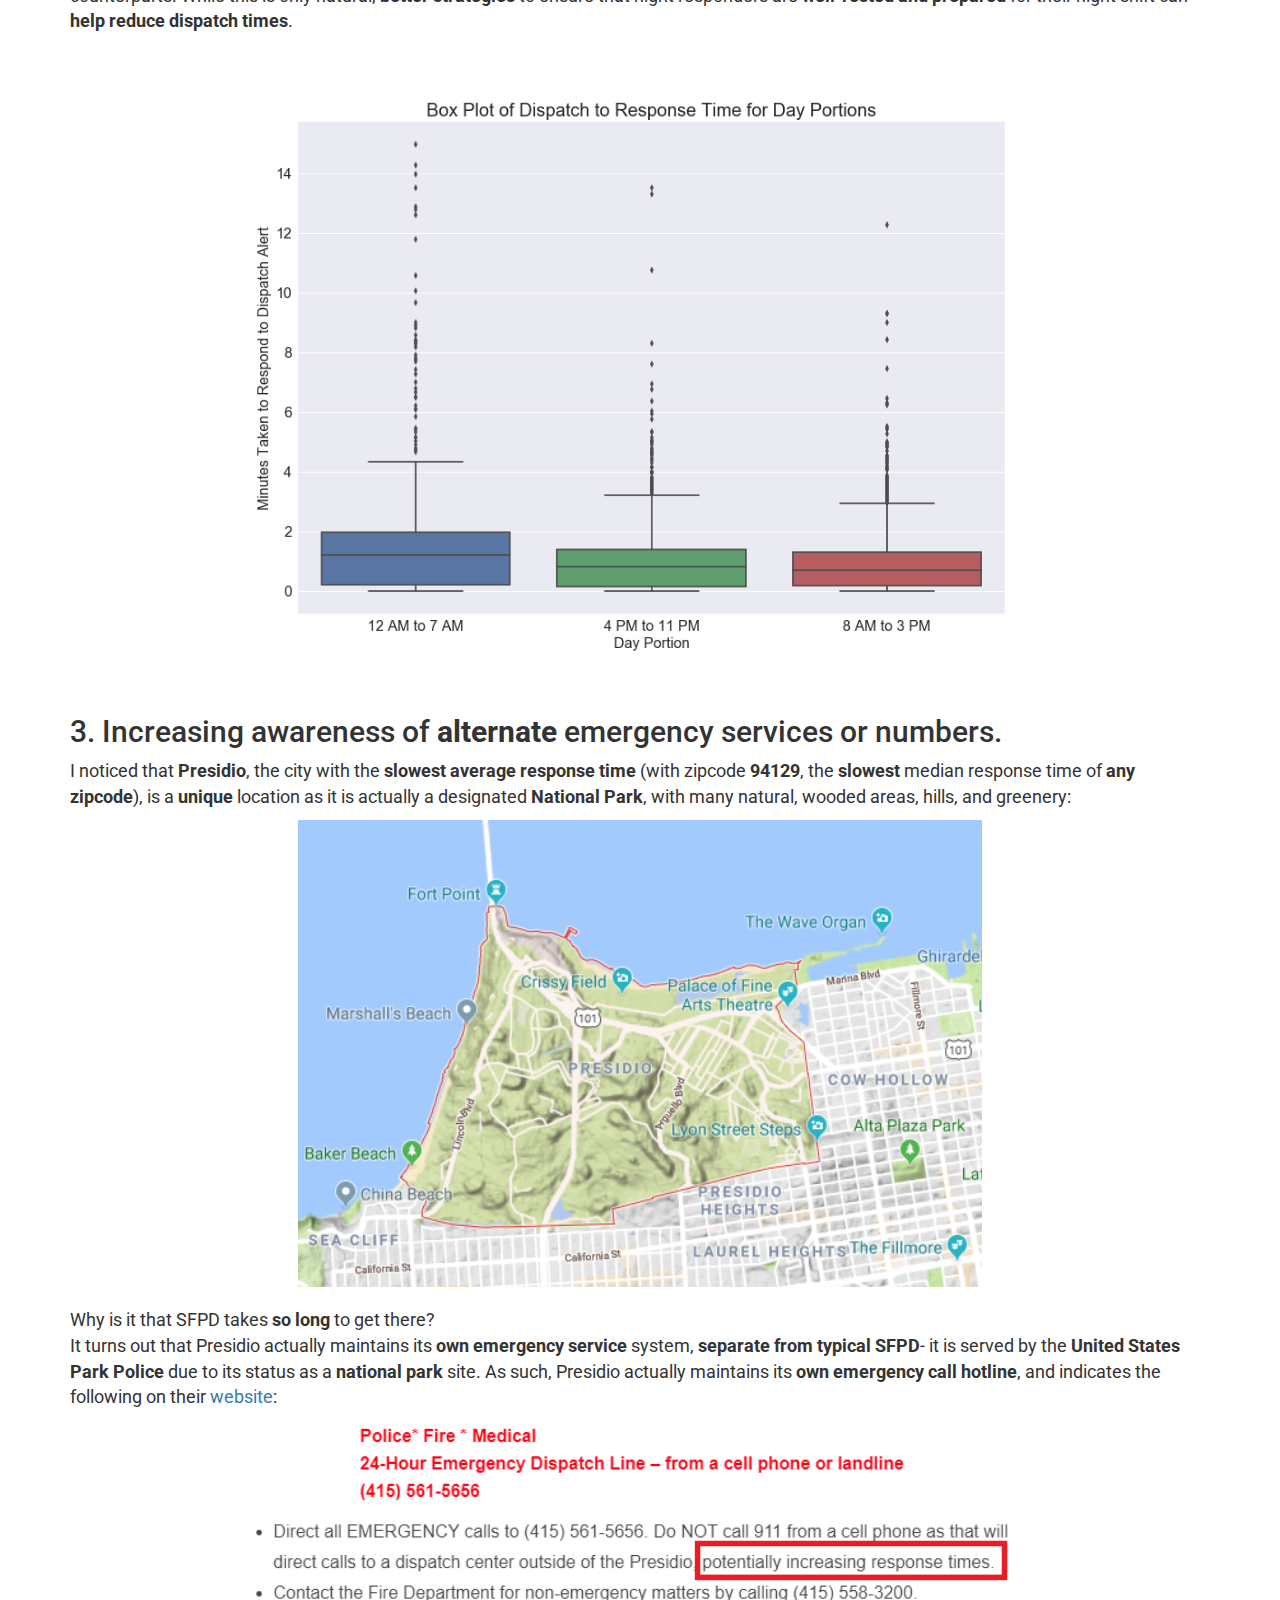
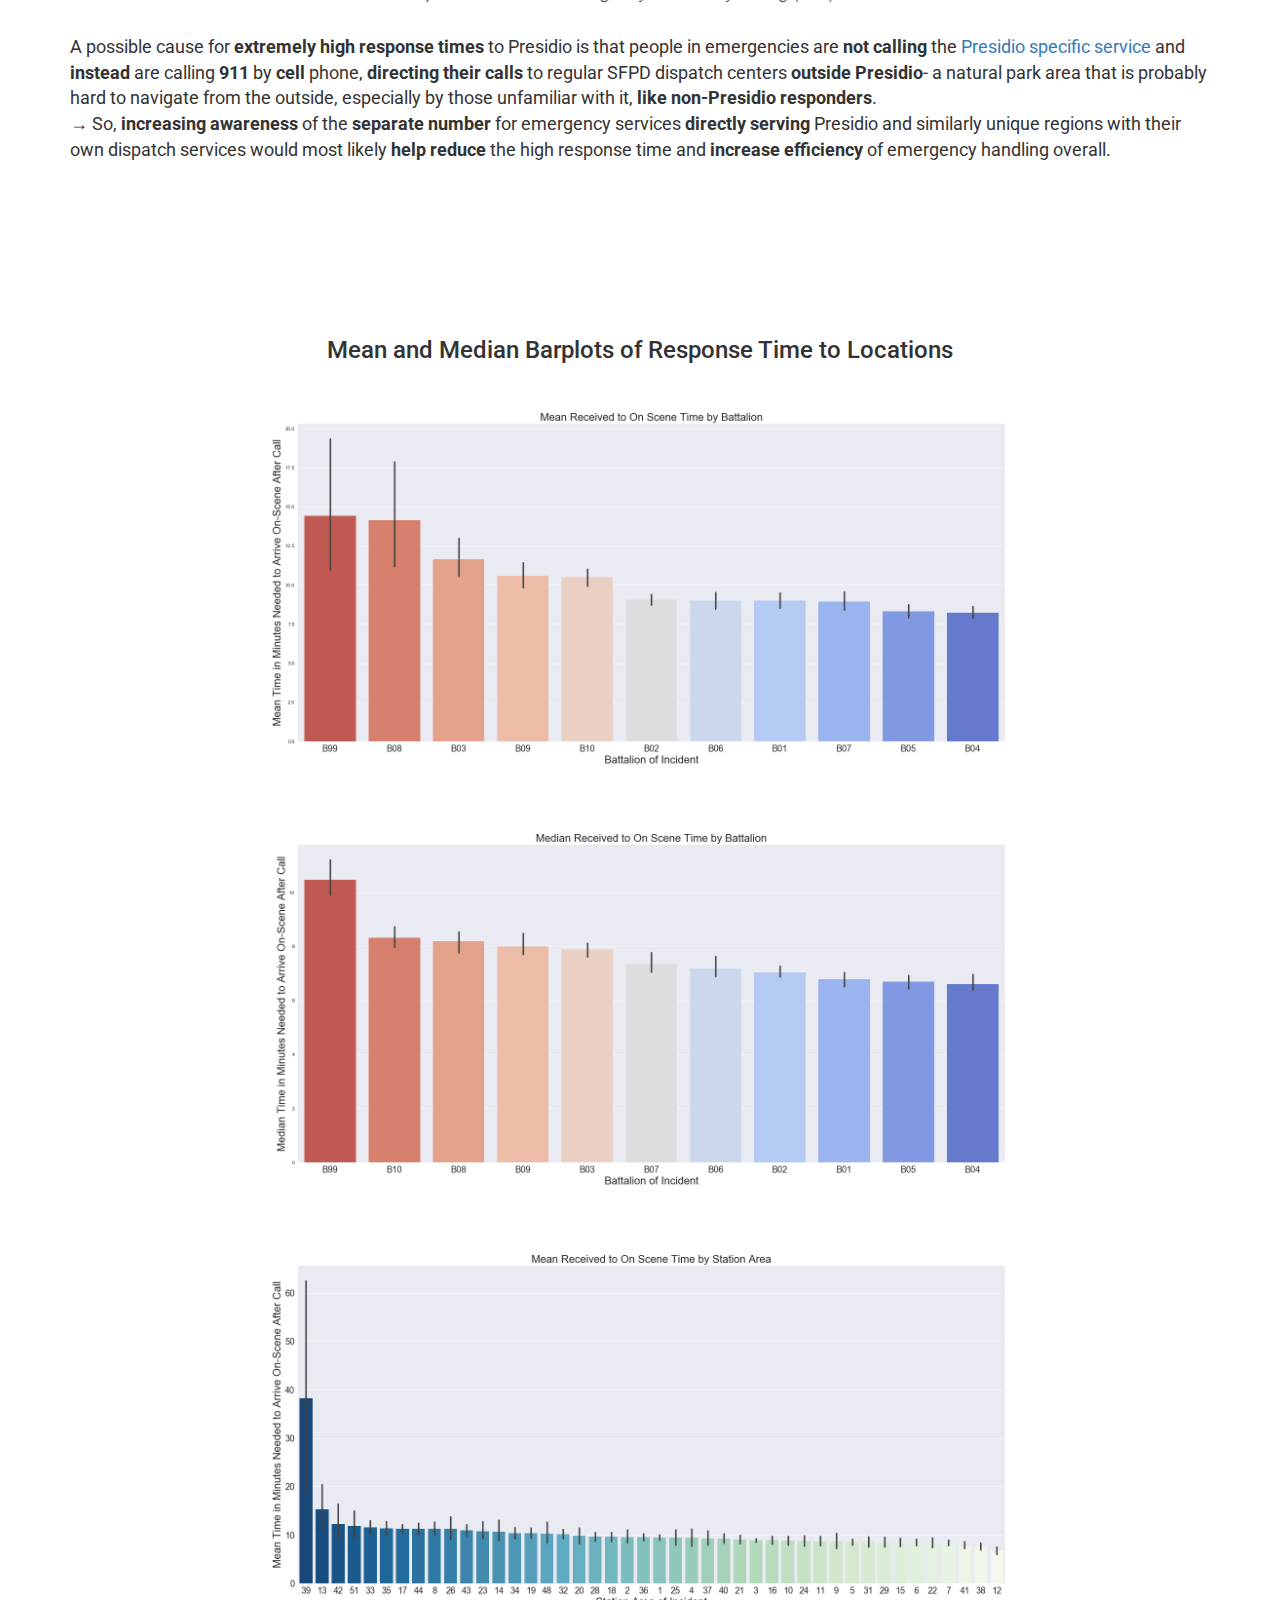
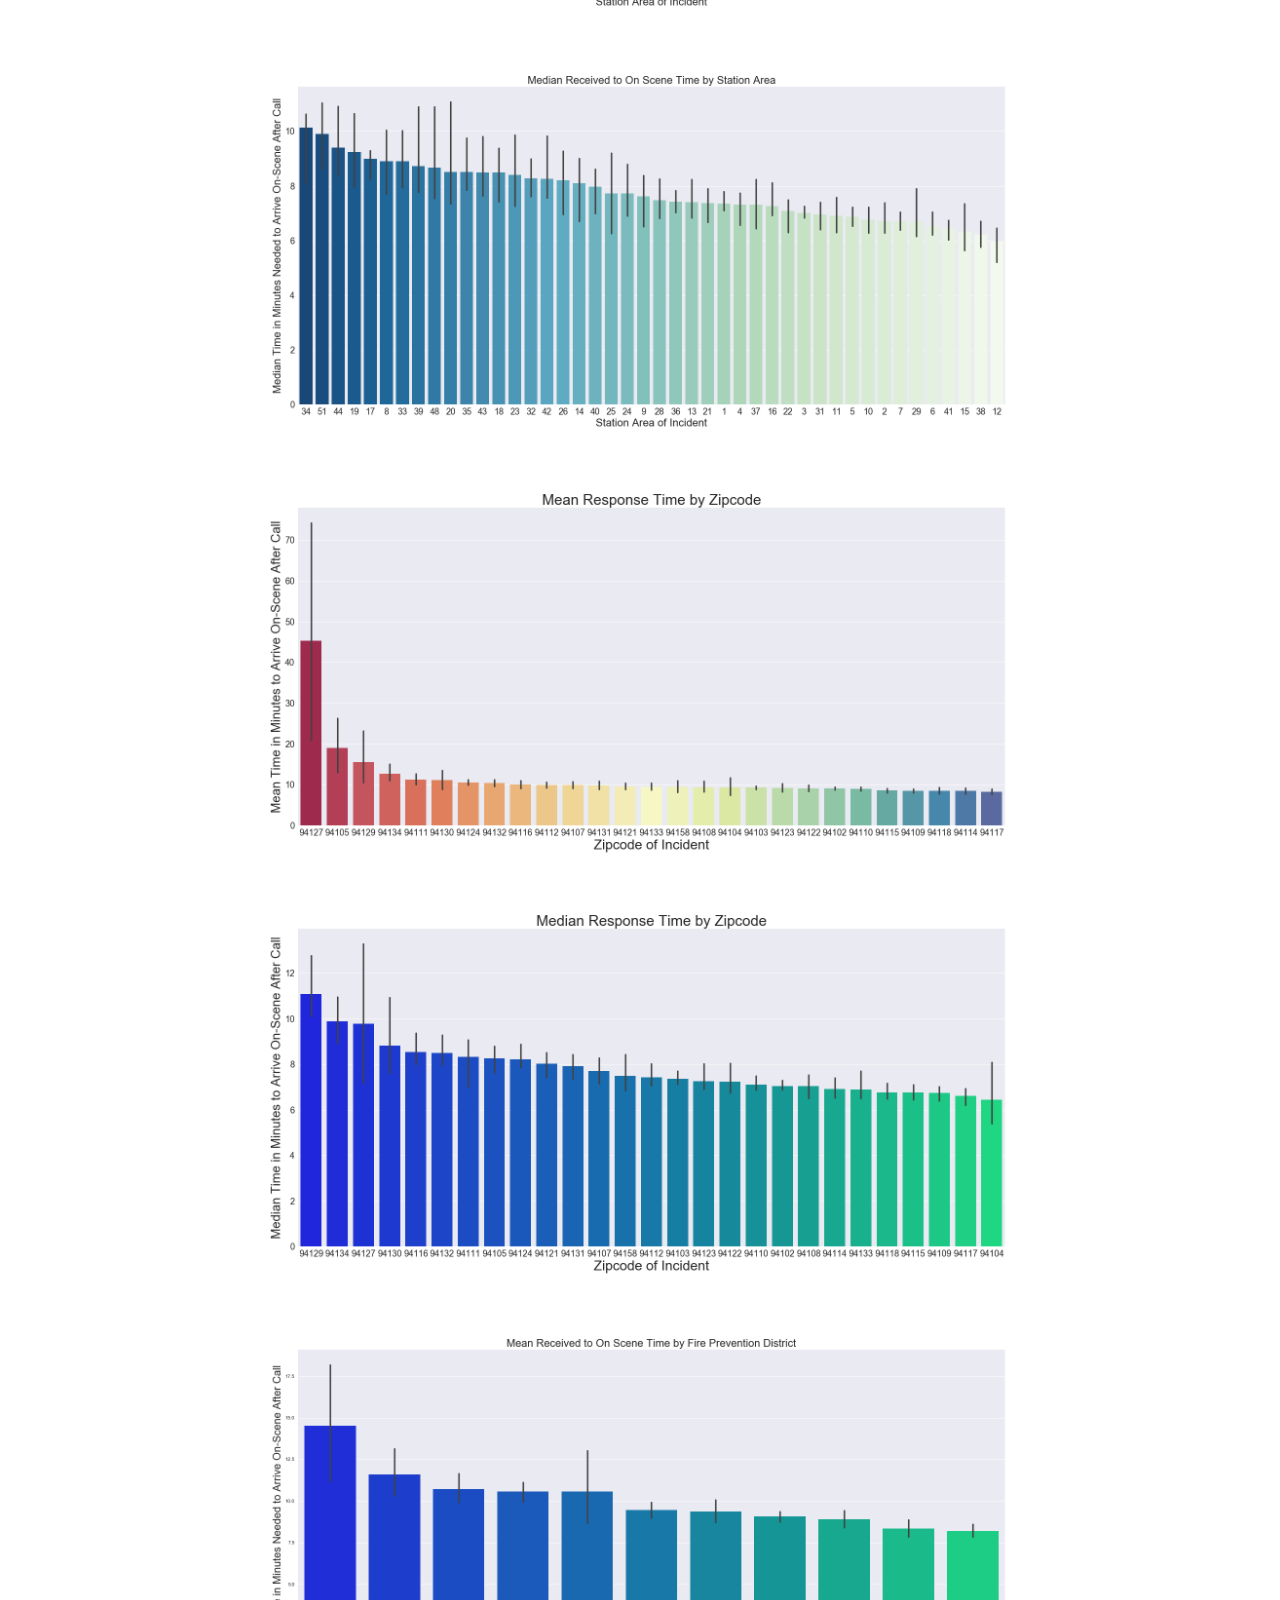
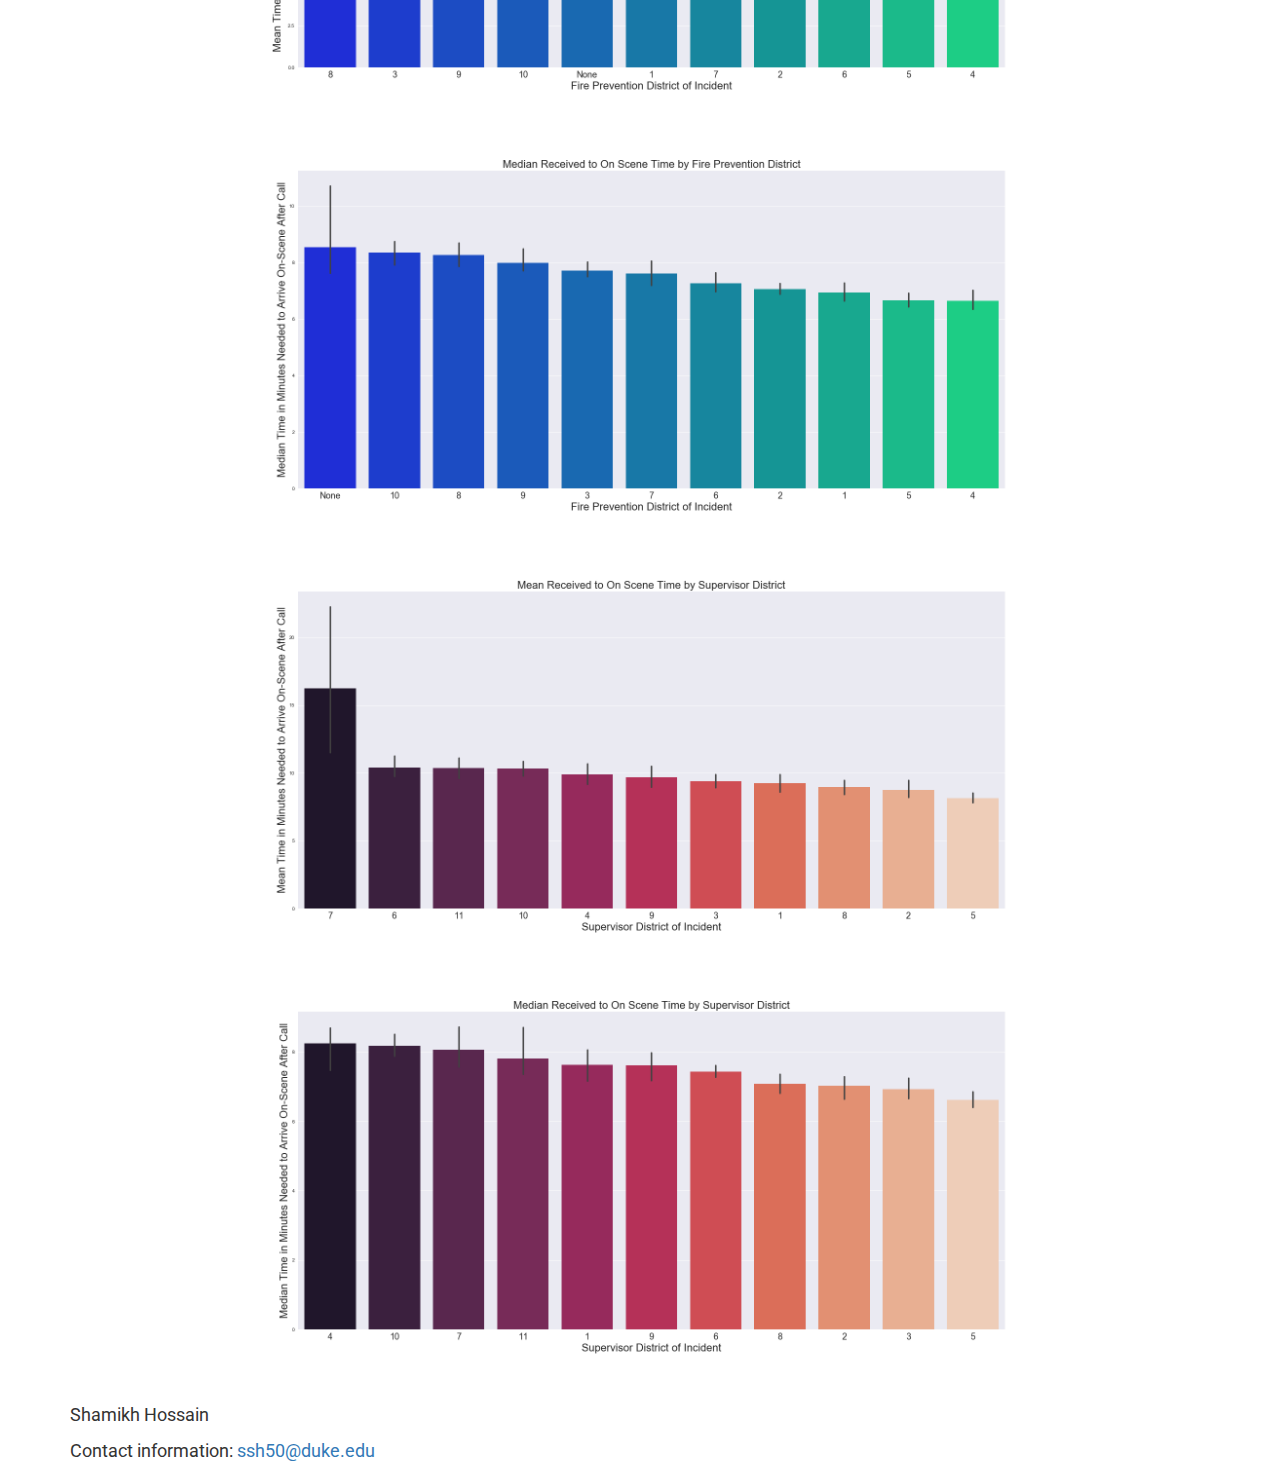
<file: dispatch.html>
<!DOCTYPE html>
<html lang="en">
   <head>
      <title>SFPD Dispatch Analysis</title>
      <meta charset="utf-8">
      <meta name="viewport" content="width=device-width, initial-scale=1">
      <link rel="stylesheet" href="https://maxcdn.bootstrapcdn.com/bootstrap/3.3.7/css/bootstrap.min.css">
      <link rel="stylesheet" type="text/css" href="assets/style.css"/>
      <link href="https://fonts.googleapis.com/css?family=Raleway|Roboto" rel="stylesheet">
      <script src="https://ajax.googleapis.com/ajax/libs/jquery/3.3.1/jquery.min.js"></script>
      <script src="https://maxcdn.bootstrapcdn.com/bootstrap/3.3.7/js/bootstrap.min.js"></script>
   </head>
   <body>
      <nav class="navbar navbar-light" style="background-color: #e3f2fd;">
         <div class="container-fluid">
            <div class="navbar-header">
               <a class="navbar-brand" href="/sfpd_analysis/index">SFPD Dispatch Analysis</a>
            </div>
            <ul class="nav navbar-nav">
               <li class="dropdown">
                  <a class="dropdown-toggle" data-toggle="dropdown" href="#"><span class = "glyphicon glyphicon-blackboard" aria-hidden = "true"></span>&nbsp;Trends
                  <span class="caret"></span></a>
                  <ul class="dropdown-menu">
                     <li><a href="/sfpd_analysis/index#location">Effect of Location</a></li>
                     <li><a href="/sfpd_analysis/index#time">Effect of Time of Day</a></li>
                     <li><a href="/sfpd_analysis/index#income">Effect of Income</a></li>
                  </ul>
               </li>
               <li class = "active"><a href = "/sfpd_analysis/heatmaps"><span class = "glyphicon glyphicon-globe" aria-hidden = "true"></span>&nbsp;Heatmaps</a></li>
               <li class = "active"><a href = "/sfpd_analysis/predict"><span class = "glyphicon glyphicon-stats" aria-hidden = "true"></span>&nbsp;Predict Emergency</a></li>
               <li class = ""><a href = "/sfpd_analysis/crime_correlation"><span class = "glyphicon glyphicon-map-marker" aria-hidden = "true"></span>&nbsp;Crime Correlation</a></li>
               <li class = ""><a href = "/sfpd_analysis/dispatch"><span class = "glyphicon glyphicon-time" aria-hidden = "true"></span>&nbsp;Dispatch Time</a></li>
               <li class = ""><a href = "/sfpd_analysis/future"><span class = "glyphicon glyphicon-road" aria-hidden = "true"></span>&nbsp;Future Preparation</a></li>
            </ul>
            <ul class = "nav navbar-nav navbar-right">
               <li class = ""><a href = "/sfpd_analysis/sfpd_analysis_notebook" target="_blank"><span class = "glyphicon glyphicon-book" aria-hidden = "true"></span>&nbsp;Jupyter Notebook</a></li>
               <li class = ""><a href = "/sfpd_analysis/about"><span class = "glyphicon glyphicon-user" aria-hidden = "true"></span>&nbsp;About</a></li>
            </ul>
         </div>
      </nav>
      <div class="container">
         <h1 align="center">Which areas take the longest to dispatch to, on average?</h1>
         <h2 align="center">Top 3 Longest Dispatch Time Locations</h2>
         <table align="center">
            <tr>
               <th>Location Grouping:</th>
               <th>Zipcode</th>
               <th>Battalion</th>
               <th>Fire Prevention District</th>
               <th>Station Area</th>
               <th>Supervisor District</th>
               <th>City</th>
               <th>Box</th>
            </tr>
            <tr>
               <td>First</td>
               <td>94127, 45.32 min</td>
               <td>B99, 14.44 min</td>
               <td>8, 14.50 min</td>
               <td>39, 38.26 min</td>
               <td>7, 16.26 min</td>
               <td>Presidio, 14.91 min</td>
               <td>8611, 92.71</td>
            </tr>
            <tr>
               <td>Second</td>
               <td>94105, 19.02 min</td>
               <td>B08, 14.15 min</td>
               <td>3, 11.585 min</td>
               <td>13, 15.32 min</td>
               <td>6, 10.415 min</td>
               <td>Hunters Point, 12.00 min</td>
               <td>6344, 60.20</td>
            </tr>
            <tr>
               <td>Third</td>
               <td>94129, 15.55 min</td>
               <td>B03, 11.66 min</td>
               <td>9, 10.71 min</td>
               <td>42, 12.32 min</td>
               <td>11, 10.36 min</td>
               <td>Treasure Isla, 11.62 min</td>
               <td>6664, 32.53</td>
            </tr>
         </table>
         <br>
         <p>Dispatch time is the <b>difference</b> in minutes between when the <b>call was received</b>, and when the responders <b>arrive on scene</b>.
            <br>
            <b>Means</b> were used to compute averages; for completeness, medians and means are both displayed plotted for each location type at the <a href="/sfpd_analysis/dispatch#plots">bottom of this page</a>, as they can lead to different answers- mean is particularly <b>sensitive to outliers</b>, which are very much present.</p>
          <br><br>
         <h2 align="center">How can this be <b>reduced?</b></h2>
         <p>
         <h2>1. Route optimization and shortcuts, especially for urban and tough terrain areas.</h2>
         <p>We saw earlier that some of the hardest to reach areas are highly commercial, <b>urbanized and concentrated</b>, such as the <b>Financial District</b> and Downtown. Factors such as crowdiness and traffic are <b>outside of the control </b>of emergency responders, but work can be put into find possible driving <b>shortcuts</b> to destinations in the highly urban districts, as they are often the most troubled- For example, zipcode 94102 had the <b>most</b> emergency calls, and 94105 endured one of the <b>slowest average response times</b>- both are in <b>downtown</b> SF.
            <br> → It is <b>crucial</b> to know the best way around <b>tough terrain</b>. Similar to zipcode 94127 which we highlighted <a href="https://shamystic.github.io/sfpd_analysis/index#location">here</a>, the top three hardest <b>boxes</b> to reach, <b>8611</b> (Twin Peaks area), <b>6344</b> (John McLaren Park area) and <b>6664</b> (Hunter's Point) are <b>all inside or surrounded</b> by <b>mountainous </b>terrain, so it's definitely having an <b>impact</b>. If possible, detours and shortcuts to <b>avoid slow-speed passages</b> or <b>roundabouts</b> are <b>essential</b> to know of <b>beforehand</b>. 
         </p>
         <div align="center"><img src='assets/terrain2.PNG' width="75%" height="75%"></div>
         <h2>2. Enhanced marshalling of night responders.</h2>
         <p>From the <b><a href="/sfpd_analysis/index#time"></b>Trend of Time of Day</a></b>, we saw that <b>late night responders </b>take a <b>longer</b> time to <b>respond to a dispatch notice</b> than their daylight counterparts. While this is only natural, <b>better strategies</b> to ensure that night responders are <b>well-rested and prepared</b> for their night shift can <b>help reduce dispatch times</b>.
         <div align="center"><img src='assets/box.png' width="80%" height="80%"></div>

         <h2>3. Increasing awareness of <b>alternate</b> emergency services or numbers.</h2>
         <p> I noticed that <b>Presidio</b>, the city with the <b>slowest average response time</b> (with zipcode <b>94129</b>, the <b>slowest</b> median response time of <b>any zipcode</b>), is a <b>unique</b> location as it is actually a designated <b>National Park</b>, with many natural, wooded areas, hills, and greenery:
         <div align="center"><img src='assets/Presidio.PNG' width="60%" height="60%"></div>
         <br>
         <p> Why is it that SFPD takes <b>so long</b> to get there?
            <br> It turns out that Presidio actually maintains its <b>own emergency service</b> system, <b>separate from typical SFPD</b>- it is served by the <b>United States Park Police</b> due to its status as a <b>national park</b> site. As such, Presidio actually maintains its<b> own emergency call hotline</b>, and indicates the following on their <a href="https://www.presidio.gov/presidio-trust/about/emergency-services">website</a>:
         <div align="center"><img src='assets/p_hotline1.PNG' width="50%" height="50%"></div>
         <div align="center"><img src='assets/p_hotline2.PNG' width="70%" height="70%"></div>
         <br>
         <p>A possible cause for <b>extremely high response times</b> to Presidio is that people in emergencies are <b>not calling </b>the <a href="https://www.nps.gov/prsf/learn/historyculture/fire-station.htm">Presidio specific service</a> and <b>instead</b> are calling <b>911</b> by <b>cell</b> phone, <b>directing their calls</b> to regular SFPD dispatch centers <b>outside Presidio</b>- a natural park area that is probably hard to navigate from the outside, especially by those unfamiliar with it, <b>like non-Presidio responders</b>.
            <br> → So, <b>increasing awareness</b> of the <b>separate number</b> for emergency services <b>directly serving</b> Presidio and </b>similarly unique regions</b> with their own dispatch services would most likely <b> help reduce </b> the high response time and <b>increase efficiency</b> of emergency handling overall.

         <br><br><br><br><br><br><br>
         <div id="plots">
         <h3 align="center">Mean and Median Barplots of Response Time to Locations</h3>
         <div align="center"><img src='assets/mean_battalion_response.png' width="80%" height="80%"></div>
         <div align="center"><img src='assets/median_battalion_response.png' width="80%" height="80%"></div>
         <div align="center"><img src='assets/mean_sa_response.png' width="80%" height="80%"></div>
         <div align="center"><img src='assets/median_sa_response.png' width="80%" height="80%"></div>
         <div align="center"><img src='assets/mean_zipcode_response.png' width="80%" height="80%"></div>
         <div align="center"><img src='assets/median_zipcode_response.png' width="80%" height="80%"></div>
         <div align="center"><img src='assets/mean_fpd_response.png' width="80%" height="80%"></div>
         <div align="center"><img src='assets/median_fpd_response.png' width="80%" height="80%"></div>
         <div align="center"><img src='assets/mean_sd_response.png' width="80%" height="80%"></div>
         <div align="center"><img src='assets/median_sd_response.png' width="80%" height="80%"></div>
         <br>
         <p>Shamikh Hossain</p>
         <p>Contact information: <a href="mailto:ssh50@duke.edu">ssh50@duke.edu</a></p>
      </div>
   </body>
</html>
</file>
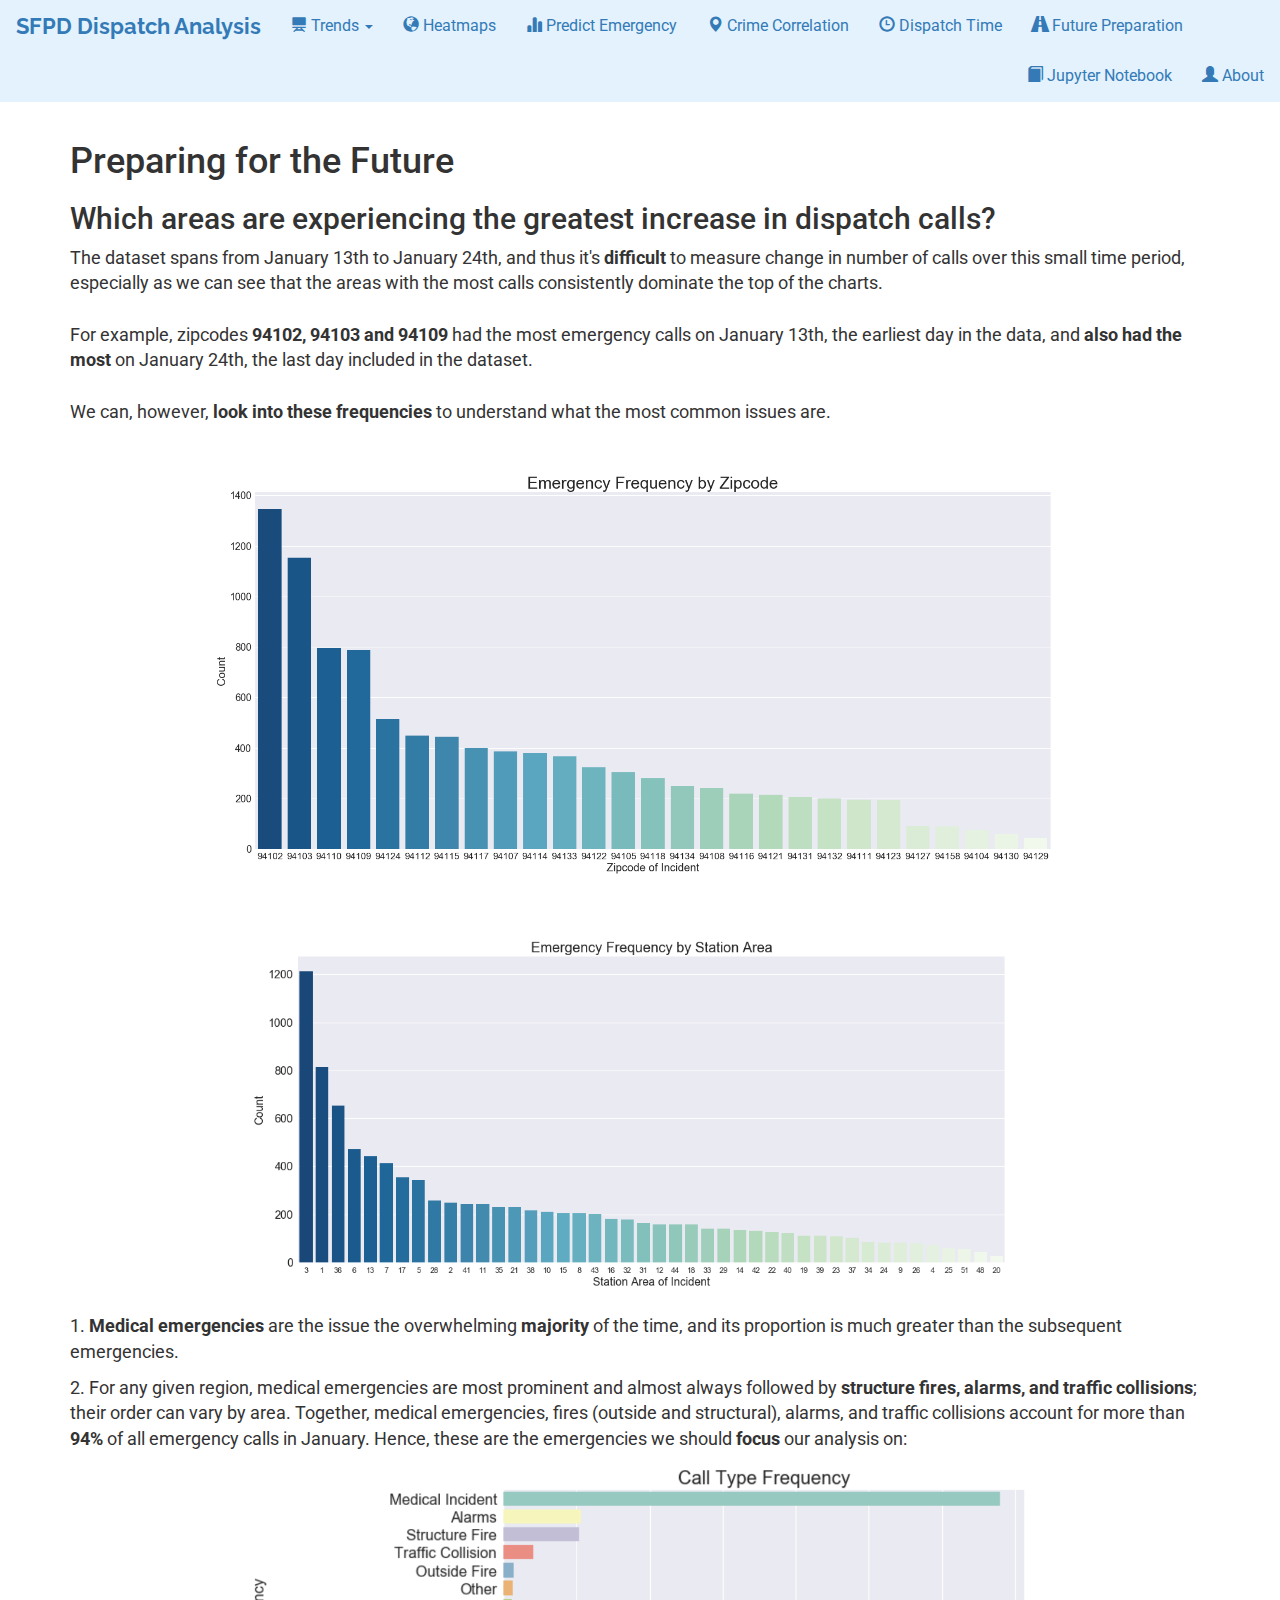
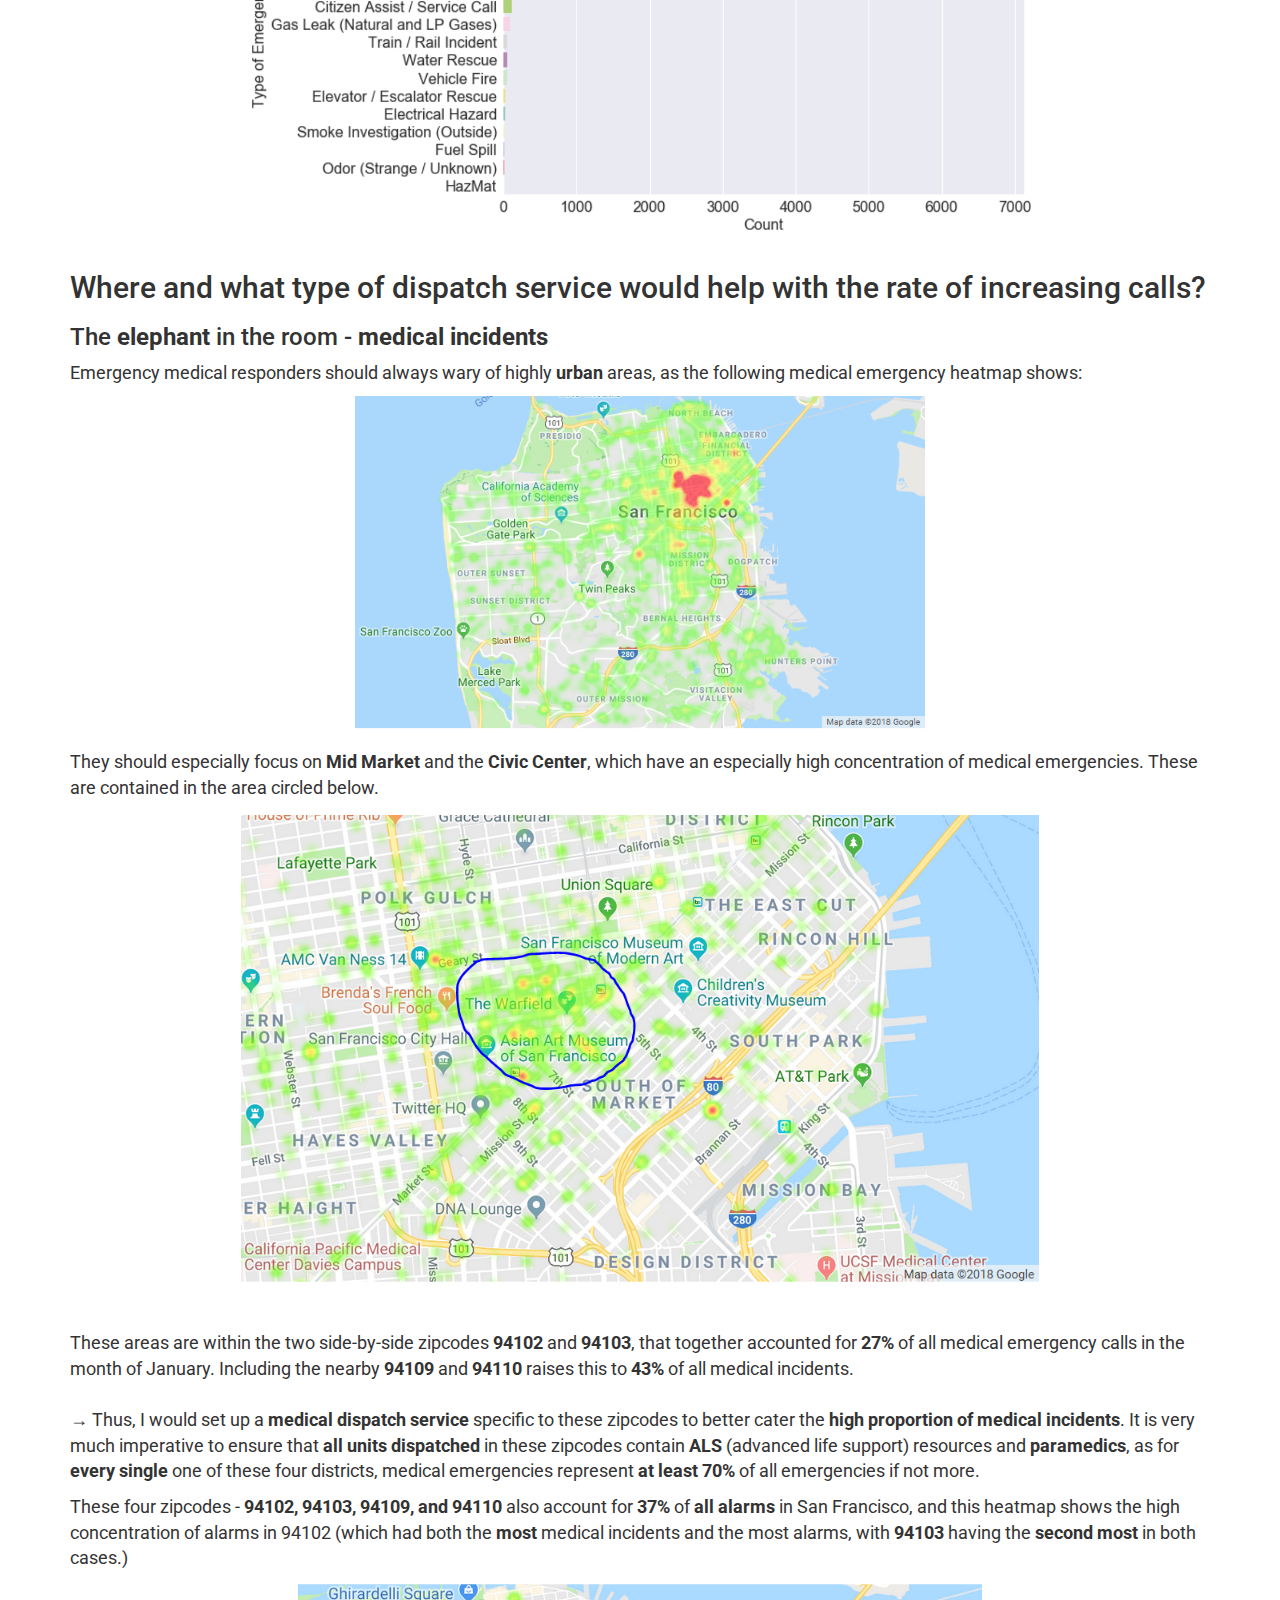
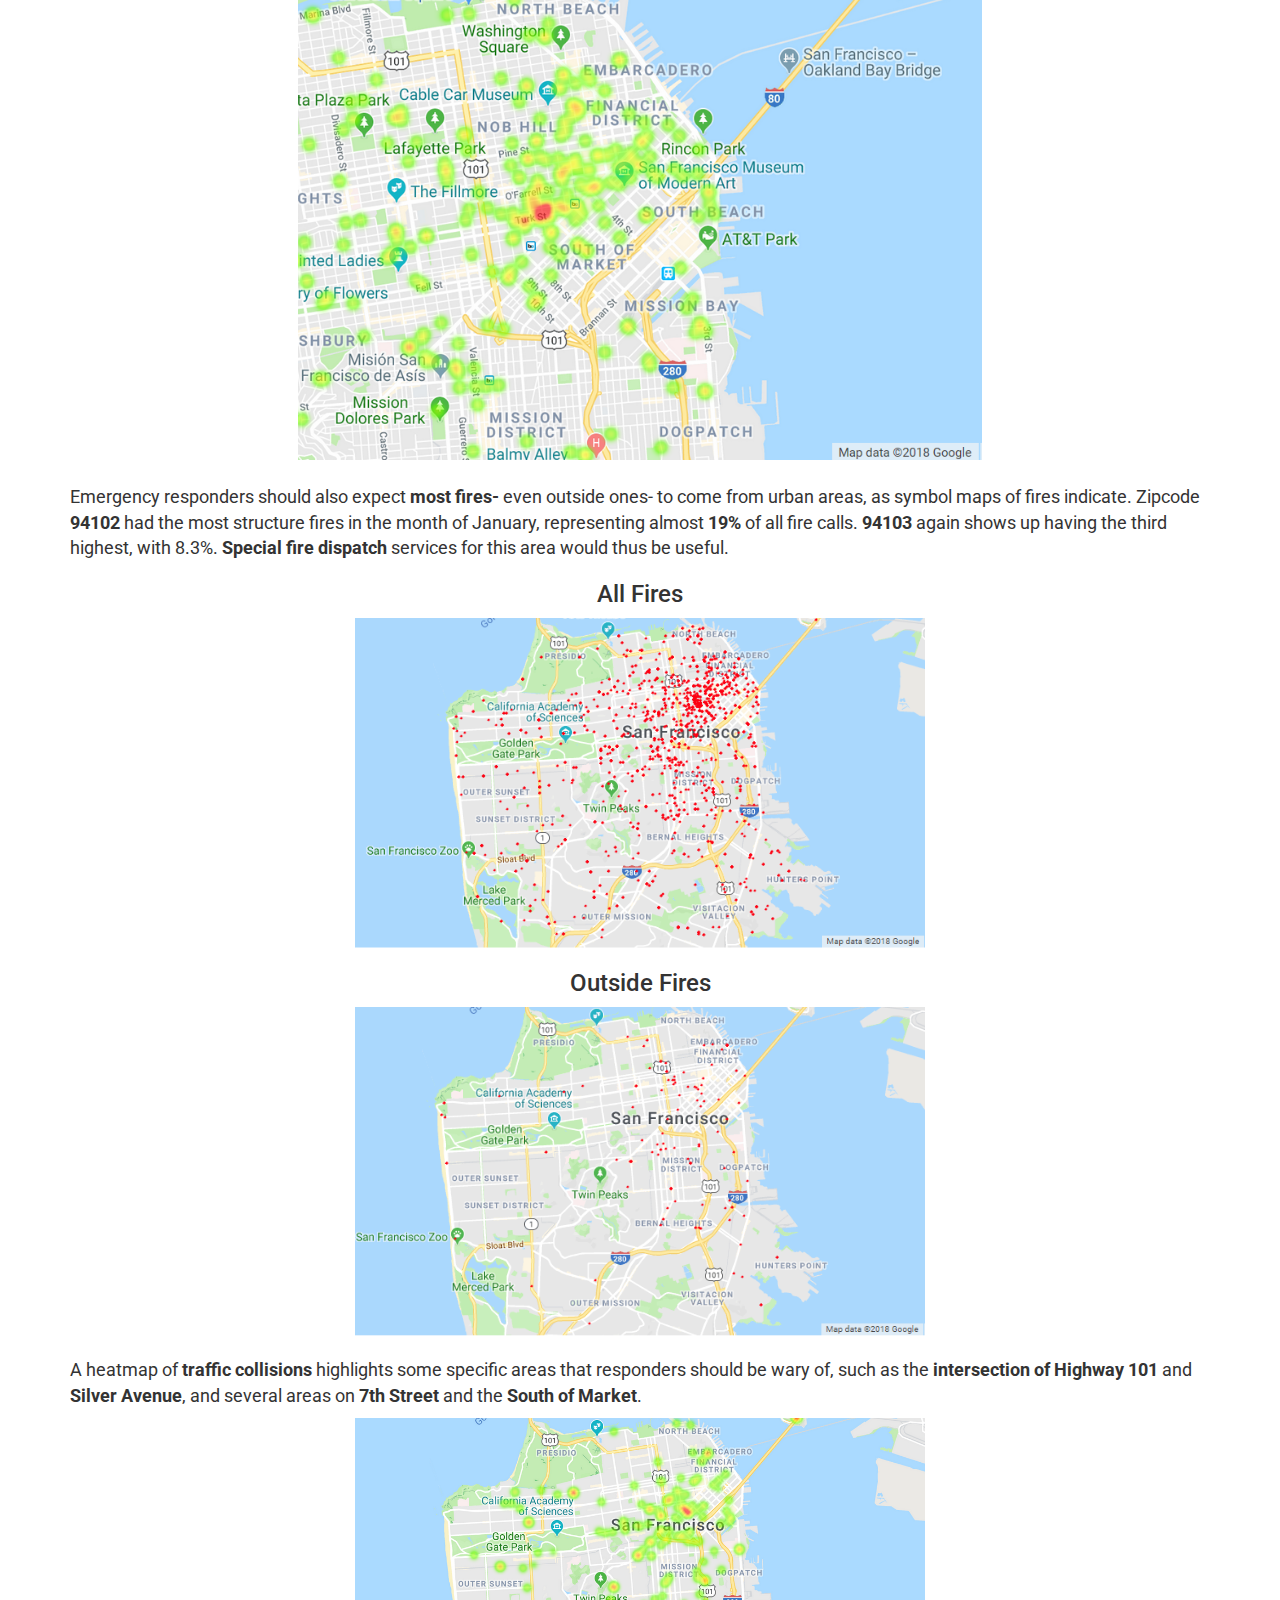
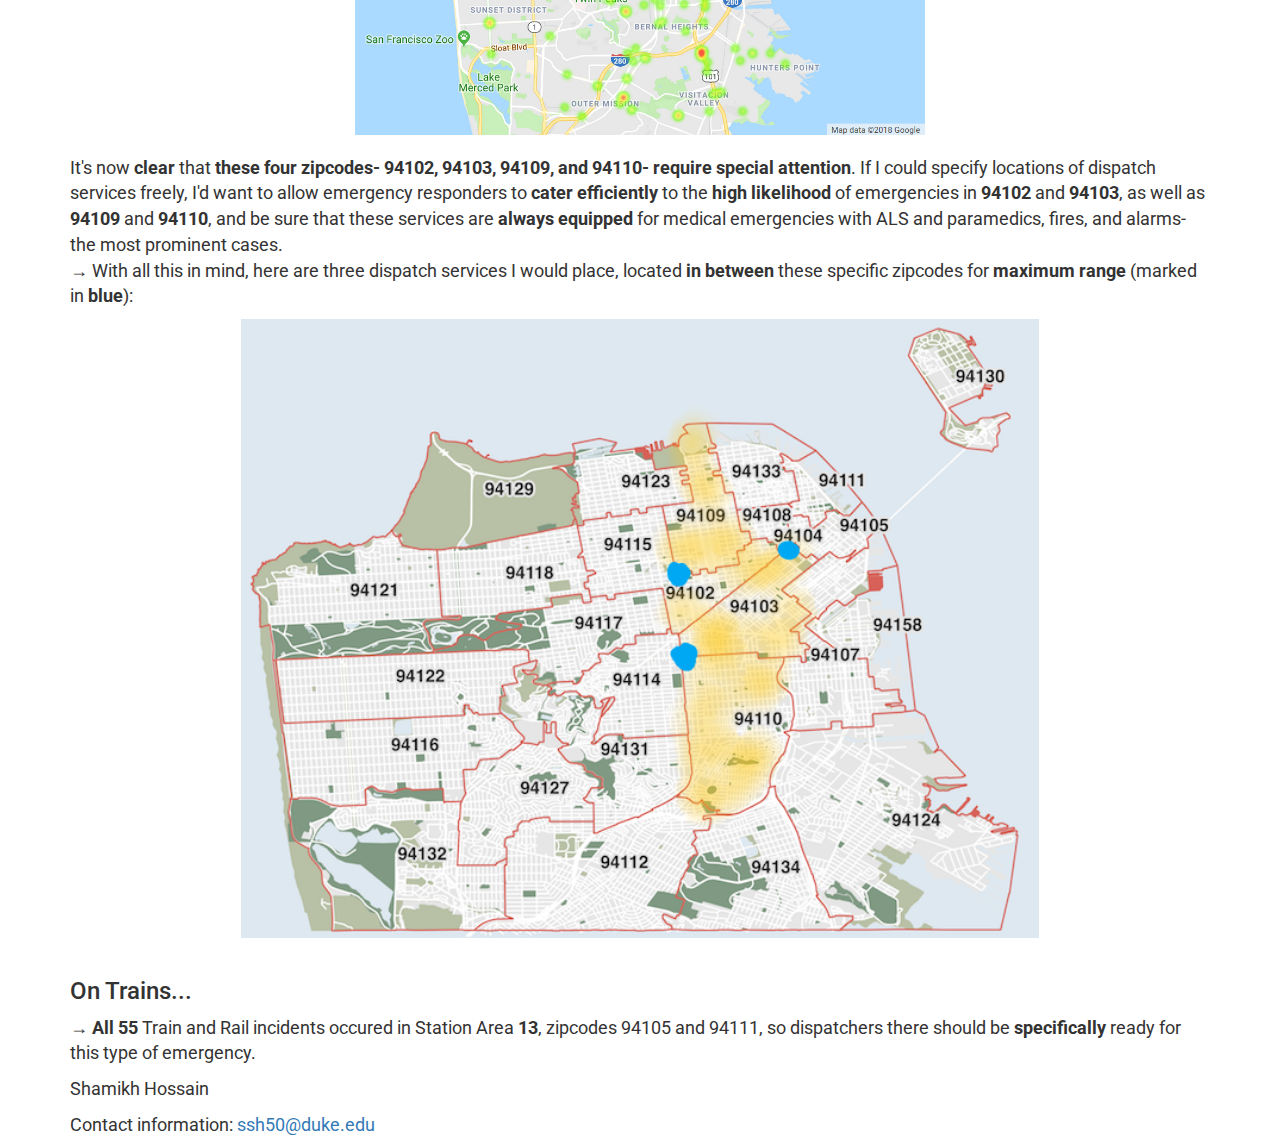
<file: future.html>
<!DOCTYPE html>
<html lang="en">
   <head>
      <title>SFPD Dispatch Analysis</title>
      <meta charset="utf-8">
      <meta name="viewport" content="width=device-width, initial-scale=1">
      <link rel="stylesheet" href="https://maxcdn.bootstrapcdn.com/bootstrap/3.3.7/css/bootstrap.min.css">
      <link rel="stylesheet" type="text/css" href="assets/style.css"/>
      <link href="https://fonts.googleapis.com/css?family=Raleway|Roboto" rel="stylesheet">
      <script src="https://ajax.googleapis.com/ajax/libs/jquery/3.3.1/jquery.min.js"></script>
      <script src="https://maxcdn.bootstrapcdn.com/bootstrap/3.3.7/js/bootstrap.min.js"></script>
   </head>
   <body>
      <nav class="navbar navbar-light" style="background-color: #e3f2fd;">
         <div class="container-fluid">
            <div class="navbar-header">
               <a class="navbar-brand" href="/sfpd_analysis/index">SFPD Dispatch Analysis</a>
            </div>
            <ul class="nav navbar-nav">
               <li class="dropdown">
                  <a class="dropdown-toggle" data-toggle="dropdown" href="#"><span class = "glyphicon glyphicon-blackboard" aria-hidden = "true"></span>&nbsp;Trends
                  <span class="caret"></span></a>
                  <ul class="dropdown-menu">
                     <li><a href="/sfpd_analysis/index#location">Effect of Location</a></li>
                     <li><a href="/sfpd_analysis/index#time">Effect of Time of Day</a></li>
                     <li><a href="/sfpd_analysis/index#income">Effect of Income</a></li>
                  </ul>
               </li>
               <li class = "active"><a href = "/sfpd_analysis/heatmaps"><span class = "glyphicon glyphicon-globe" aria-hidden = "true"></span>&nbsp;Heatmaps</a></li>
               <li class = "active"><a href = "/sfpd_analysis/predict"><span class = "glyphicon glyphicon-stats" aria-hidden = "true"></span>&nbsp;Predict Emergency</a></li>
               <li class = ""><a href = "/sfpd_analysis/crime_correlation"><span class = "glyphicon glyphicon-map-marker" aria-hidden = "true"></span>&nbsp;Crime Correlation</a></li>
               <li class = ""><a href = "/sfpd_analysis/dispatch"><span class = "glyphicon glyphicon-time" aria-hidden = "true"></span>&nbsp;Dispatch Time</a></li>
               <li class = ""><a href = "/sfpd_analysis/future"><span class = "glyphicon glyphicon-road" aria-hidden = "true"></span>&nbsp;Future Preparation</a></li>
            </ul>
            <ul class = "nav navbar-nav navbar-right">
               <li class = ""><a href = "/sfpd_analysis/sfpd_analysis_notebook" target="_blank"><span class = "glyphicon glyphicon-book" aria-hidden = "true"></span>&nbsp;Jupyter Notebook</a></li>
               <li class = ""><a href = "/sfpd_analysis/about"><span class = "glyphicon glyphicon-user" aria-hidden = "true"></span>&nbsp;About</a></li>
            </ul>
         </div>
      </nav>
  
  
<div class="container">
  <h1>Preparing for the Future</h1>
  <h2>Which areas are experiencing the greatest increase in dispatch calls?</h2>

  <p> The dataset spans from January 13th to January 24th, and thus it's <b>difficult</b> to measure change in number of calls over this small time period, especially as we can see that the areas with the most calls consistently dominate the top of the charts.<br><br>For example, zipcodes <b>94102, 94103 and 94109 </b> had the most emergency calls on January 13th, the earliest day in the data, and <b>also had the most</b> on January 24th, the last day included in the dataset. <br><br>
  We can, however, <b>look into these frequencies</b> to understand what the most common issues are. 

 <div align="center"><img src = 'assets/zip_counts.png' width="90%" height="90%"></div>
 <div align="center"><img src = 'assets/sa.png' width="80%" height="80%"></div>

<p> 1. <b>Medical emergencies</b> are the issue the overwhelming <b>majority</b> of the time, and its proportion is much greater than the subsequent emergencies. 
<p> 2. For any given region, medical emergencies are most prominent and almost always followed by <b>structure fires, alarms, and traffic collisions</b>; their order can vary by area. Together, medical emergencies, fires (outside and structural), alarms, and traffic collisions account for more than <b>94%</b> of all emergency calls in January. Hence, these are the emergencies we should <b>focus</b> our analysis on: 

<div align="center"><img src = 'assets/ct_counts.png' width="70%" height="70%"></div>

<h2>Where and what type of dispatch service would help with the rate of increasing calls?</h2>

<h3>The <b>elephant</b> in the room - <b>medical incidents</b></h3>
<p> Emergency medical responders should always wary of highly <b>urban</b> areas, as the following medical emergency heatmap shows: <br>
<div align="center"><img src="assets/medical_heat.PNG" alt="SFPD calls Heatmap" width="50%" height="50%"><br></div> <br>

<p>They should especially focus on <b>Mid Market</b> and the <b>Civic Center</b>, which have an especially high concentration of medical emergencies. These are contained in the area circled below. <br>
 <div align="center"><img src="assets/midmarket.PNG" alt="SFPD calls Heatmap" width="70%" height="70%"><br></div> <br>

<p><br>These areas are within the two side-by-side zipcodes <b>94102</b> and <b>94103</b>, that together accounted for <b>27%</b> of all medical emergency calls in the month of January. Including the nearby <b>94109</b> and <b>94110</b> raises this to <b>43%</b> of all medical incidents. <br>
<br>→ Thus, I would set up a <b>medical dispatch service</b> specific to these zipcodes to better cater the <b>high proportion of medical incidents</b>. It is very much imperative to ensure that <b>all units dispatched</b> in these zipcodes contain <b>ALS</b> (advanced life support) resources and <b>paramedics</b>, as for <b>every single</b> one of these four districts, medical emergencies represent <b>at least 70%</b> of all emergencies if not more. </p>

<p>These four zipcodes - <b>94102, 94103, 94109, and 94110</b> also account for <b>37%</b> of <b>all alarms</b> in San Francisco, and this heatmap shows the high concentration of alarms in 94102 (which had both the <b>most</b> medical incidents and the most alarms, with <b>94103</b> having the <b>second most</b> in both cases.) <br>

        <div align="center"><img src="assets/alarms_future.PNG" alt="SFPD calls Heatmap" width="60%" height="60%"></div><br>


<p> Emergency responders should also expect <b>most fires-</b> even outside ones- to come from urban areas, as symbol maps of fires indicate. Zipcode <b>94102</b> had the most structure fires in the month of January, representing almost <b>19%</b> of all fire calls. <b>94103</b> again shows up having the third highest, with 8.3%. <b>Special fire dispatch</b> services for this area would thus be useful.<br>
      <h3 align="center"> All Fires</h3>
      <div align="center"><img src="assets/call_final_fire.PNG" alt="SFPD calls Heatmap" width="50%" height="50%"></div>
      <h3 align="center">Outside Fires</h3>
      <div align="center"><img src="assets/outside_fires.png" alt="SFPD calls Heatmap" width="50%" height="50%"><br></div><br>
      <p>A heatmap of <b>traffic collisions</b> highlights some specific areas that responders should be wary of, such as the <b>intersection of Highway 101</b> and <b>Silver Avenue</b>, and several areas on <b>7th Street</b> and the <b>South of Market</b>. 
      <div align="center"><img src="assets/traffic_collisions.PNG" alt="SFPD calls Heatmap" width="50%" height="50%"><br></div><br>

      <p>It's now <b>clear</b> that <b>these four zipcodes- <b>94102, 94103, 94109, and 94110</b>- require special attention</b>. If I could specify locations of dispatch services freely, I'd want to allow emergency responders to <b>cater efficiently</b> to the <b>high likelihood</b> of emergencies in <b>94102</b> and <b>94103</b>, as well as <b>94109</b> and <b>94110</b>, and be sure that these services are <b>always equipped</b> for medical emergencies with ALS and paramedics, fires, and alarms- the most prominent cases. <br>
      → With all this in mind, here are three dispatch services I would place, located <b>in between</b> these specific zipcodes for <b>maximum range</b> (marked in <b>blue</b>):

      <div align="center"><img src="assets/my_points.png" alt="SFPD calls Heatmap" width="70%" height="70%"><br></div>
      <br>

      <h3>On Trains...</h3>
      <p>→ <b>All 55</b> Train and Rail incidents occured in Station Area <b>13</b>, zipcodes 94105 and 94111, so dispatchers there should be <b>specifically </b>ready for this type of emergency. 

  <br>
  <p>Shamikh Hossain</p>
  <p>Contact information: <a href="mailto:ssh50@duke.edu">ssh50@duke.edu</a></p>





</div>
</body>
</html>
</file>
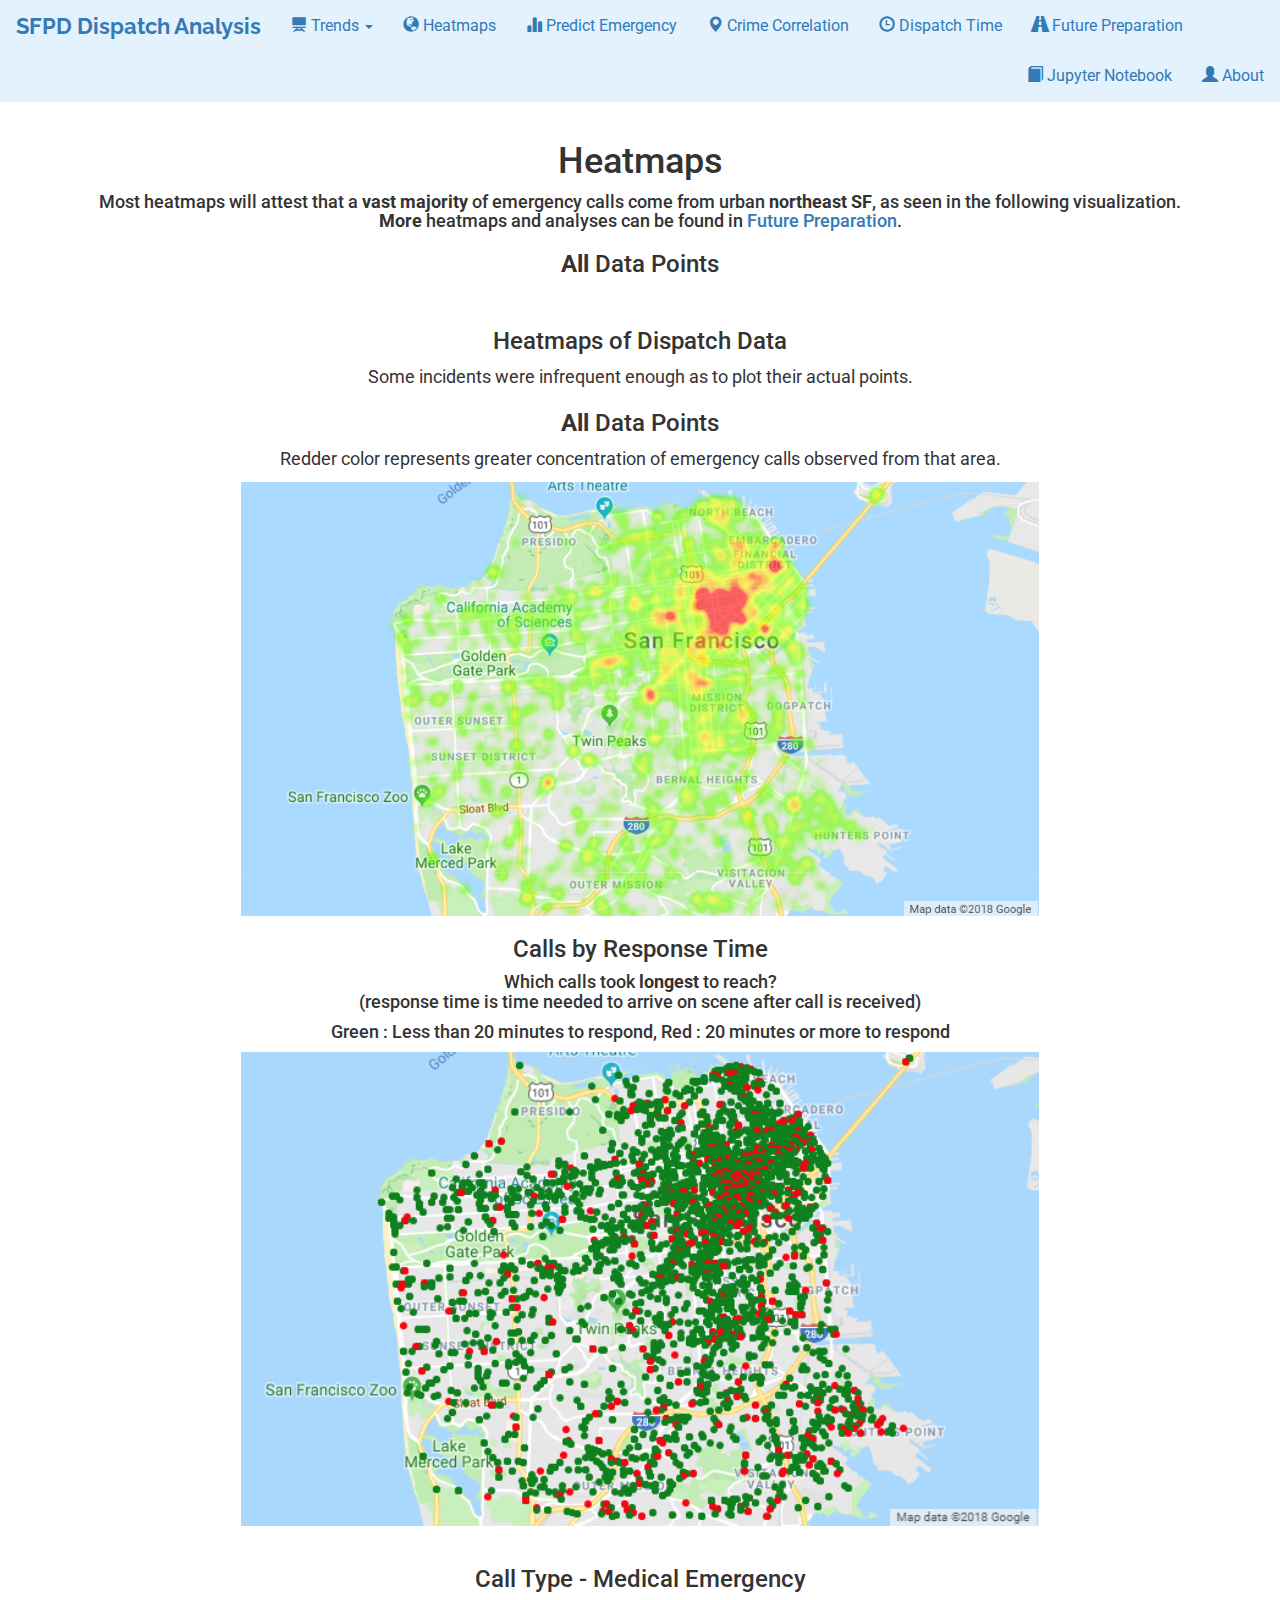
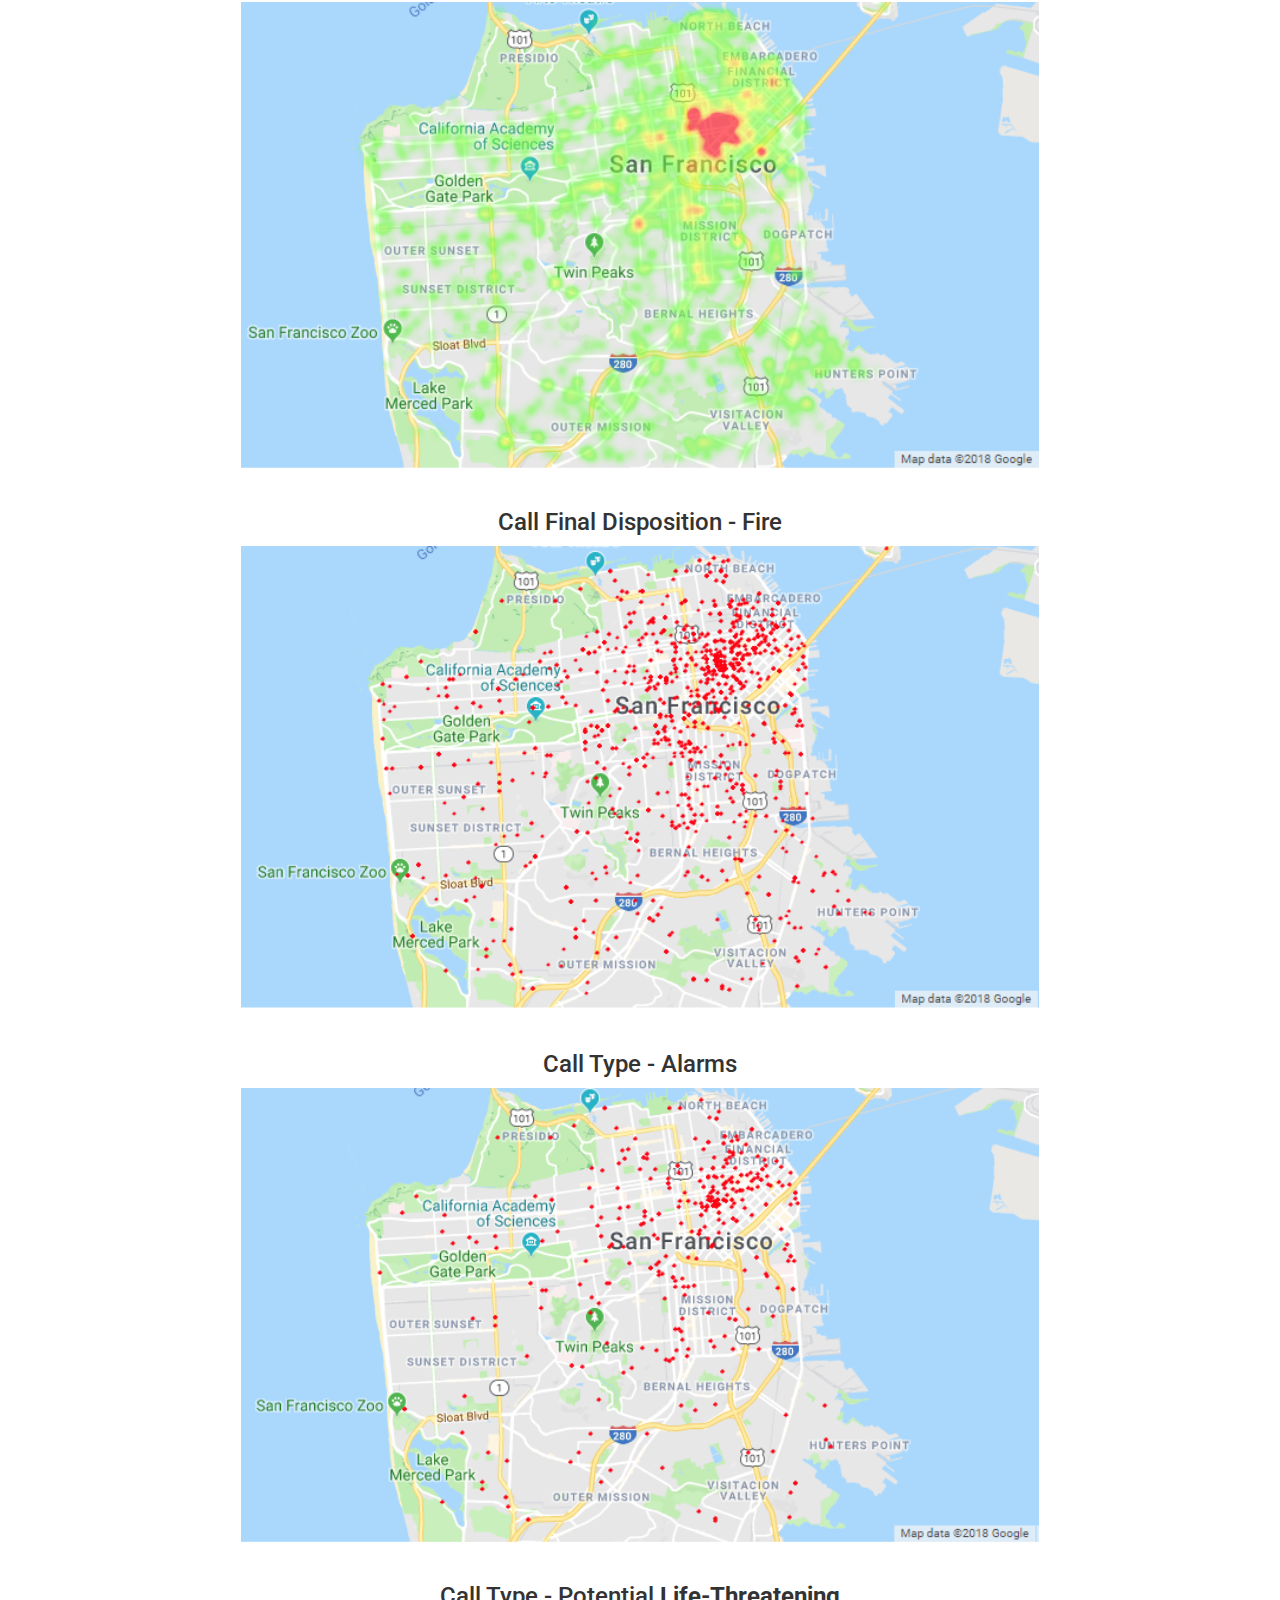
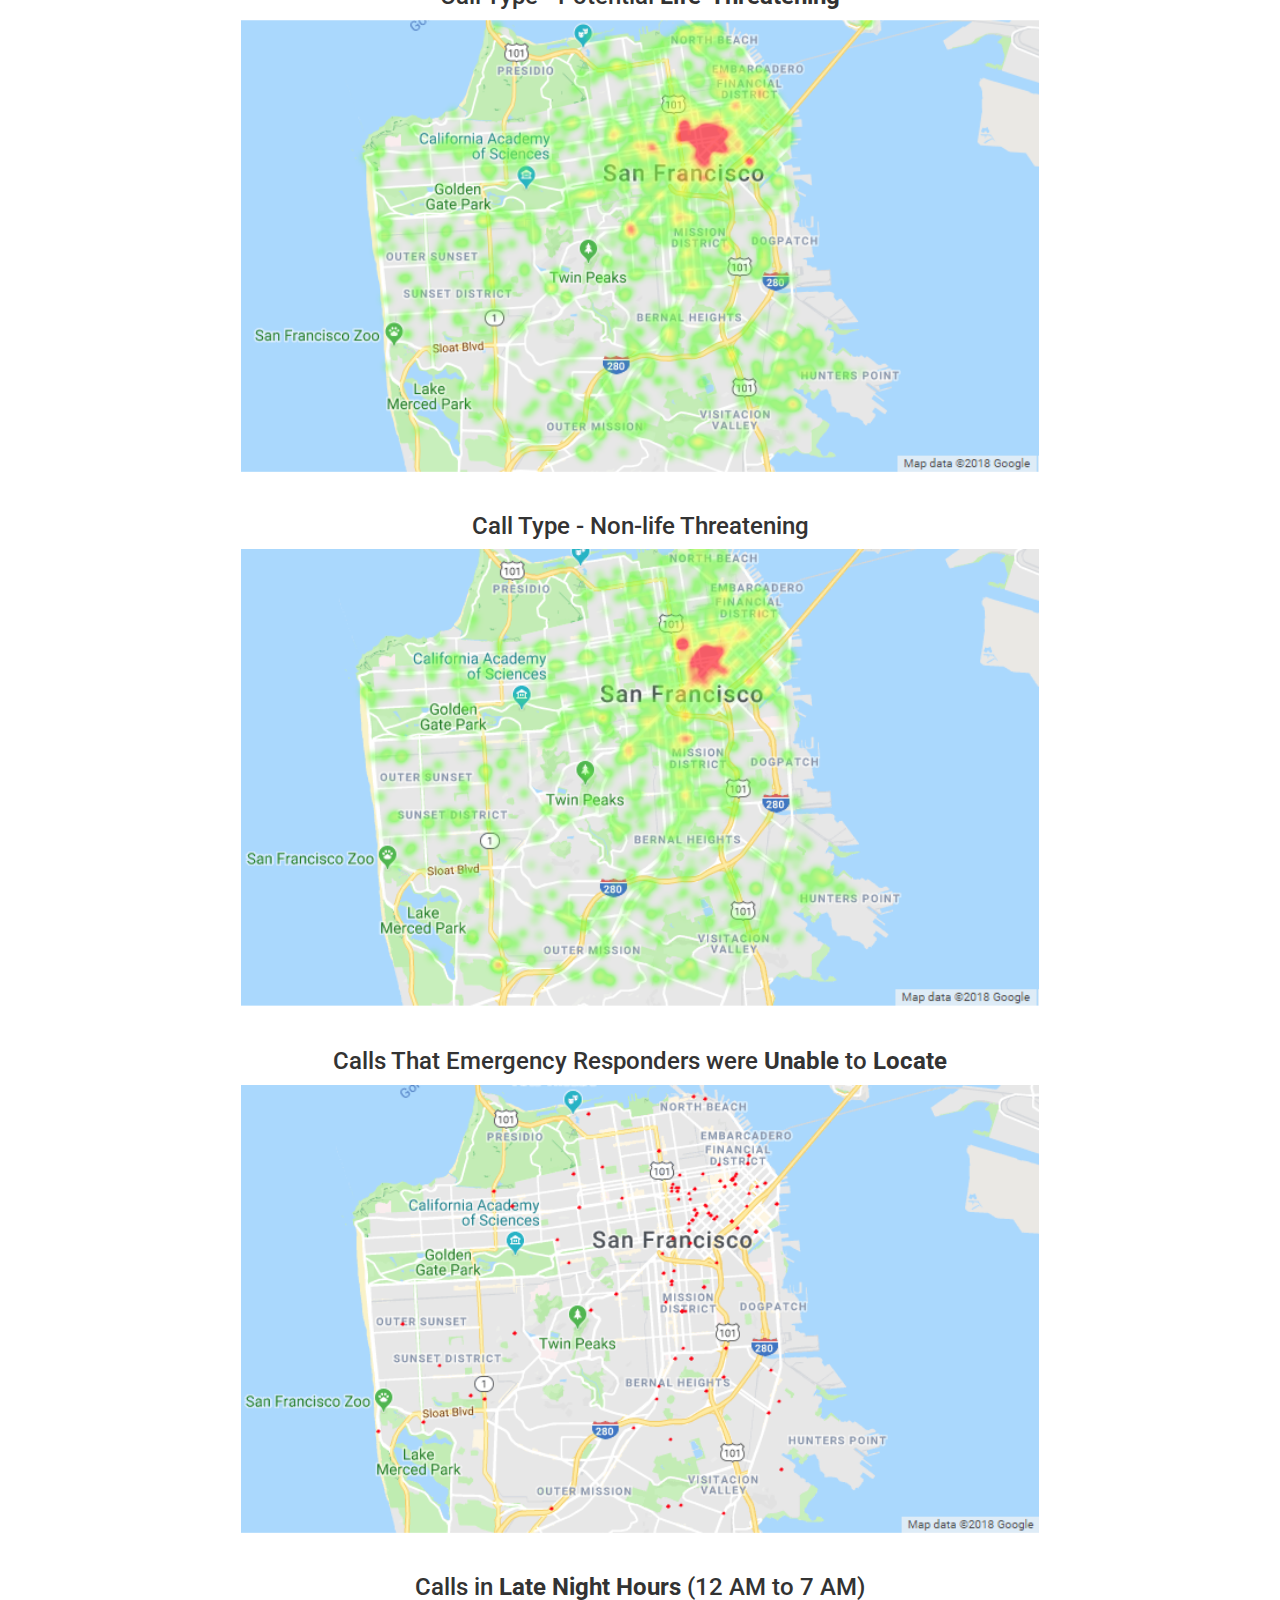
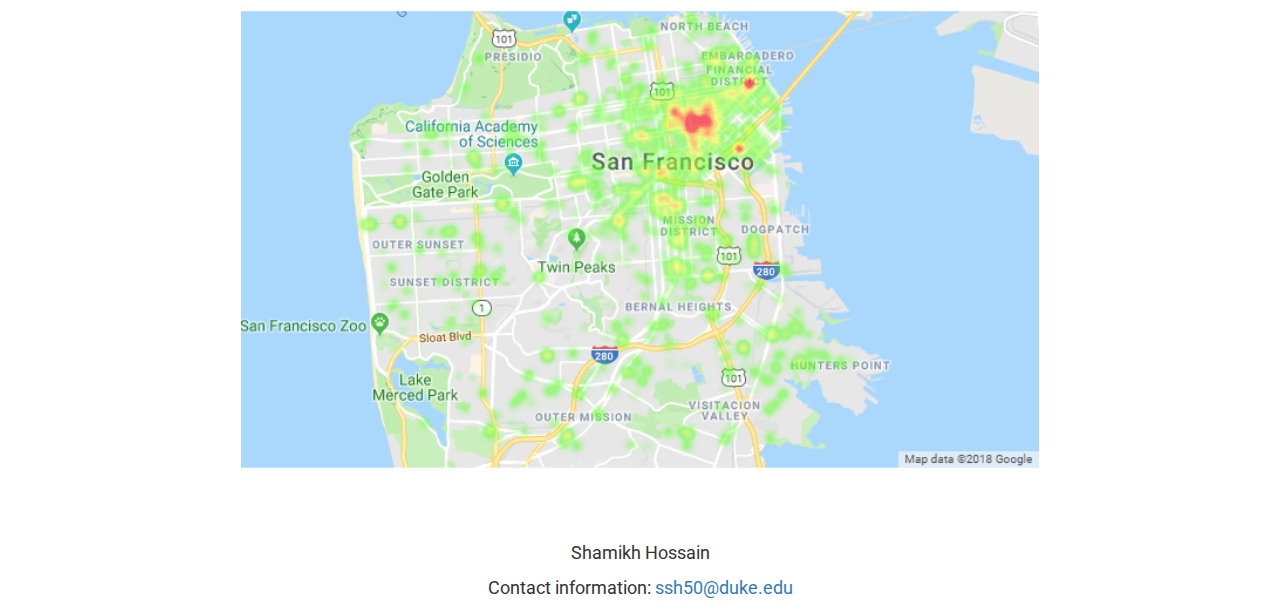
<file: heatmaps.html>
<!DOCTYPE html>
<html lang="en">
   <head>
      <title>SFPD Dispatch Analysis</title>
      <meta charset="utf-8">
      <meta name="viewport" content="width=device-width, initial-scale=1">
      <link rel="stylesheet" href="https://maxcdn.bootstrapcdn.com/bootstrap/3.3.7/css/bootstrap.min.css">
      <link rel="stylesheet" type="text/css" href="assets/style.css"/>
      <link href="https://fonts.googleapis.com/css?family=Raleway|Roboto" rel="stylesheet">
      <script src="https://ajax.googleapis.com/ajax/libs/jquery/3.3.1/jquery.min.js"></script>
      <script src="https://maxcdn.bootstrapcdn.com/bootstrap/3.3.7/js/bootstrap.min.js"></script>
   </head>
   <body>
      <nav class="navbar navbar-light" style="background-color: #e3f2fd;">
         <div class="container-fluid">
            <div class="navbar-header">
               <a class="navbar-brand" href="/sfpd_analysis/index">SFPD Dispatch Analysis</a>
            </div>
            <ul class="nav navbar-nav">
               <li class="dropdown">
                  <a class="dropdown-toggle" data-toggle="dropdown" href="#"><span class = "glyphicon glyphicon-blackboard" aria-hidden = "true"></span>&nbsp;Trends
                  <span class="caret"></span></a>
                  <ul class="dropdown-menu">
                     <li><a href="/sfpd_analysis/index#location">Effect of Location</a></li>
                     <li><a href="/sfpd_analysis/index#time">Effect of Time of Day</a></li>
                     <li><a href="/sfpd_analysis/index#income">Effect of Income</a></li>
                  </ul>
               </li>
               <li class = "active"><a href = "/sfpd_analysis/heatmaps"><span class = "glyphicon glyphicon-globe" aria-hidden = "true"></span>&nbsp;Heatmaps</a></li>
               <li class = "active"><a href = "/sfpd_analysis/predict"><span class = "glyphicon glyphicon-stats" aria-hidden = "true"></span>&nbsp;Predict Emergency</a></li>
               <li class = ""><a href = "/sfpd_analysis/crime_correlation"><span class = "glyphicon glyphicon-map-marker" aria-hidden = "true"></span>&nbsp;Crime Correlation</a></li>
               <li class = ""><a href = "/sfpd_analysis/dispatch"><span class = "glyphicon glyphicon-time" aria-hidden = "true"></span>&nbsp;Dispatch Time</a></li>
               <li class = ""><a href = "/sfpd_analysis/future"><span class = "glyphicon glyphicon-road" aria-hidden = "true"></span>&nbsp;Future Preparation</a></li>
            </ul>
            <ul class = "nav navbar-nav navbar-right">
               <li class = ""><a href = "/sfpd_analysis/sfpd_analysis_notebook" target="_blank"><span class = "glyphicon glyphicon-book" aria-hidden = "true"></span>&nbsp;Jupyter Notebook</a></li>
               <li class = ""><a href = "/sfpd_analysis/about"><span class = "glyphicon glyphicon-user" aria-hidden = "true"></span>&nbsp;About</a></li>
            </ul>
         </div>
      </nav>
      <div class="container" align="center">
        <h1>Heatmaps</h1>
         <h4>Most heatmaps will attest that a <b>vast majority</b> of emergency calls come from urban <b>northeast SF</b>, as seen in the following visualization. <br><b>More</b> heatmaps and analyses can be found in <a href="https://shamystic.github.io/sfpd_analysis/future">Future Preparation</a>.</h4>
         <h3><b>All</b> Data Points</h3>
         <div align="center">
            <div class='tableauPlaceholder' id='viz1521833482157' style='position: relative'>
               <noscript>
                  <a href='#'><img alt='Emergency Call Points ' src='https:&#47;&#47;public.tableau.com&#47;static&#47;images&#47;Po&#47;PointMapSF&#47;EmergencyCallPoints&#47;1_rss.png' style='border: none' /></a>
               </noscript>
               <object class='tableauViz' style='display:none;'>
                  <param name='host_url' value='https%3A%2F%2Fpublic.tableau.com%2F' />
                  <param name='embed_code_version' value='3' />
                  <param name='site_root' value='' />
                  <param name='name' value='PointMapSF&#47;EmergencyCallPoints' />
                  <param name='tabs' value='no' />
                  <param name='toolbar' value='yes' />
                  <param name='static_image' value='https:&#47;&#47;public.tableau.com&#47;static&#47;images&#47;Po&#47;PointMapSF&#47;EmergencyCallPoints&#47;1.png' />
                  <param name='animate_transition' value='yes' />
                  <param name='display_static_image' value='yes' />
                  <param name='display_spinner' value='yes' />
                  <param name='display_overlay' value='yes' />
                  <param name='display_count' value='yes' />
               </object>
            </div>
            <script type='text/javascript'>
               var divElement = document.getElementById('viz1521833482157');
               var vizElement = divElement.getElementsByTagName('object')[0];
               vizElement.style.width = '900px';
               vizElement.style.height = '600px';
               var scriptElement = document.createElement('script');
               scriptElement.src = 'https://public.tableau.com/javascripts/api/viz_v1.js';
               vizElement.parentNode.insertBefore(scriptElement, vizElement);
            </script>
         </div>
         <br>
         <h3>Heatmaps of Dispatch Data</h3>
         <p>Some incidents were infrequent enough as to plot their actual points.</p>
         <h3><b>All</b> Data Points</h3>
         <p>Redder color represents greater concentration of emergency calls observed from that area. </p>
         <img src="assets/heatmap.png" alt="SFPD calls Heatmap" width="70%" height="70%">
         <h3>Calls by Response Time</h3>
         <h4>Which calls took <b>longest</b> to reach? <br> (response time is time needed to arrive on scene after call is received)</h4> 
         <h4>Green : Less than 20 minutes to respond, Red : 20 minutes or more to respond </h4>
         <img src="assets/20_heatmap.PNG" alt="SFPD calls Heatmap" width="70%" height="70%">
         <br>
         <br>
         <h3>Call Type - Medical Emergency</h3>
         <img src="assets/medical_heat.PNG" alt="SFPD calls Heatmap" width="70%" height="70%">
         <br>
         <br>
         <h3>Call Final Disposition -  Fire</h3>
         <img src="assets/call_final_fire.PNG" alt="SFPD calls Heatmap" width="70%" height="70%">
         <br>
         <br>
         <h3>Call Type - Alarms</h3>
         <img src="assets/alarms_points.PNG" alt="SFPD calls Heatmap" width="70%" height="70%">
         <br>
         <br>
         <h3>Call Type - Potential<b> Life-Threatening</b></h3>
         <img src="assets/Life_Threatening_heat.PNG" alt="SFPD calls Heatmap" width="70%" height="70%">
         <br>
         <br>
         <h3>Call Type - Non-life Threatening</h3>
         <img src="assets/nonlifethreatening.PNG" alt="SFPD calls Heatmap" width="70%" height="70%">
         <br>
         <br>
         <h3>Calls That Emergency Responders were <b>Unable</b> to <b>Locate</b> </h3>
         <img src="assets/unablelocate.PNG" alt="SFPD calls Heatmap" width="70%" height="70%">
         <br>
         <br>
         <h3>Calls in <b>Late Night Hours</b> (12 AM to 7 AM)</h3>
         <img src="assets/Late_Night_heat.PNG" alt="SFPD calls Heatmap" width="70%" height="70%">
         <br>
         <br>
         </p><br><br>
          <p>Shamikh Hossain</p>
         <p>Contact information: <a href="mailto:ssh50@duke.edu">ssh50@duke.edu</a></p>

      </div>
   </body>
</html>
</file>
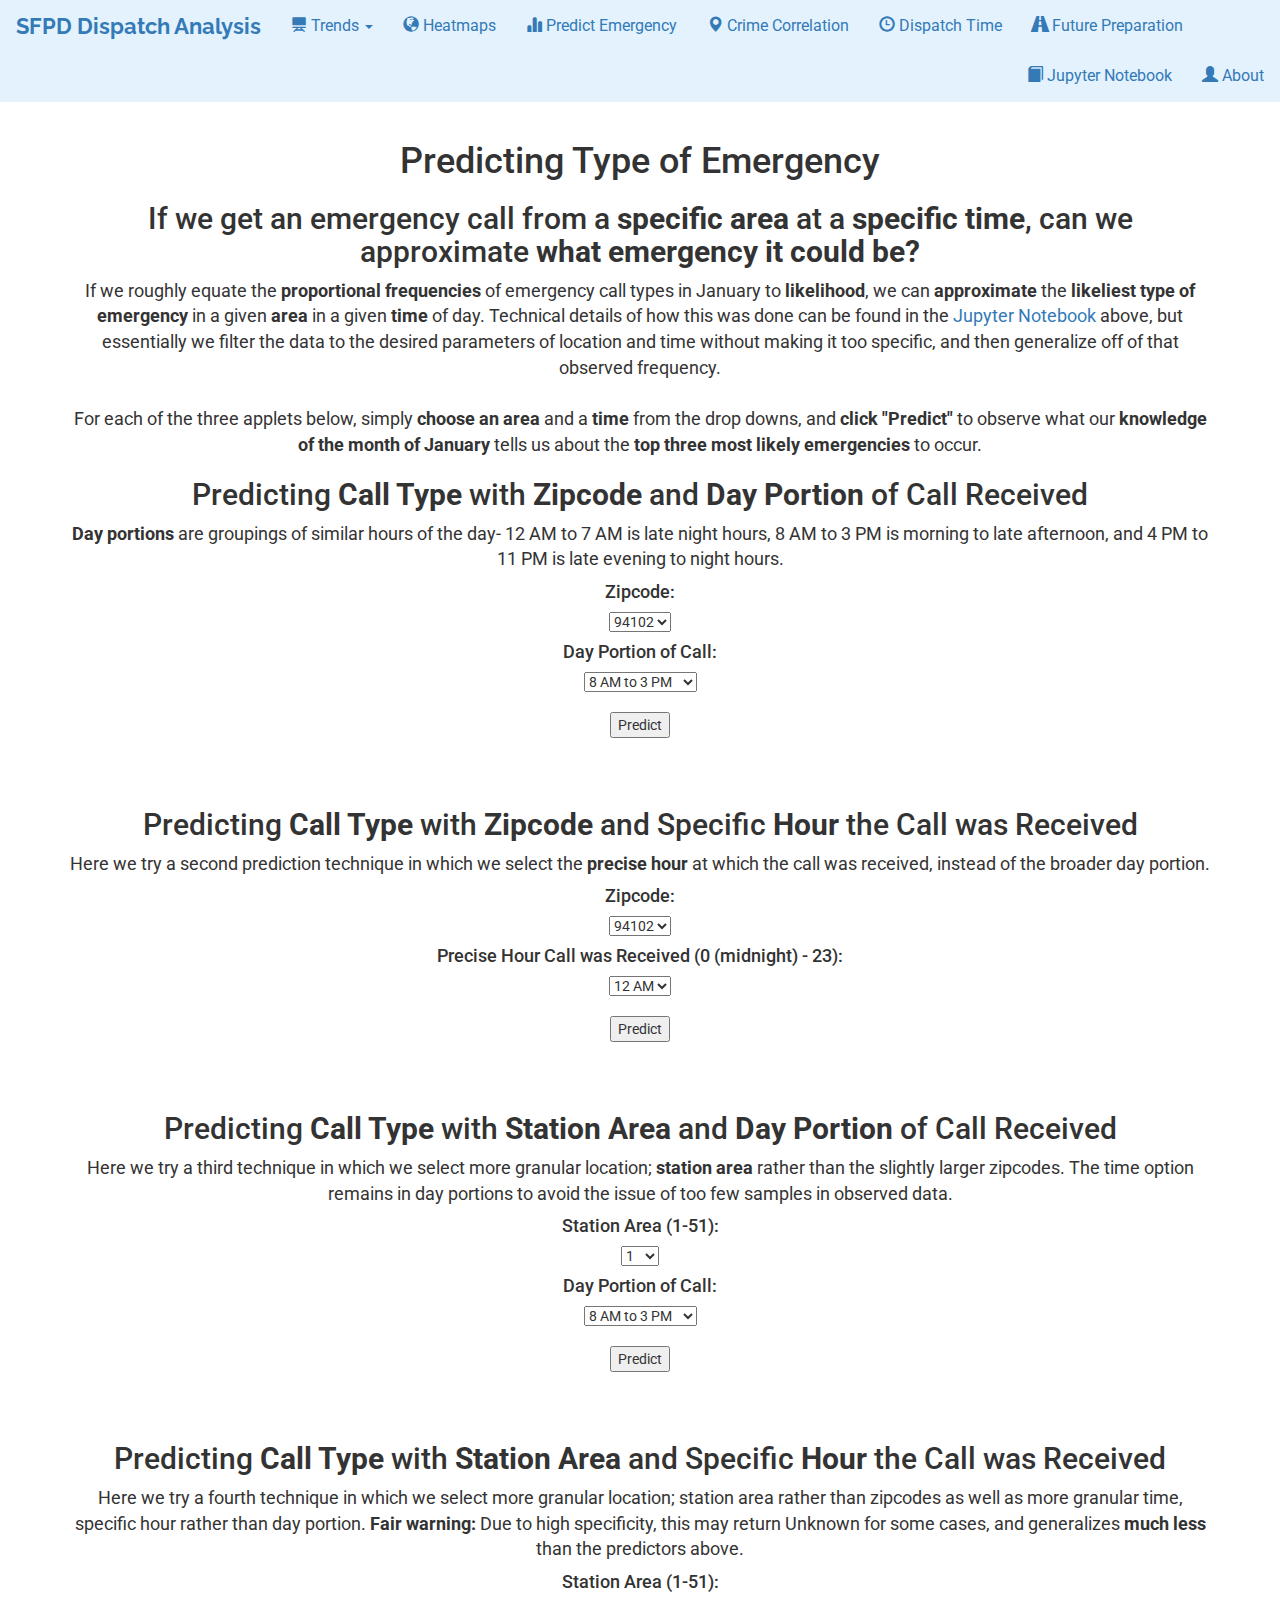
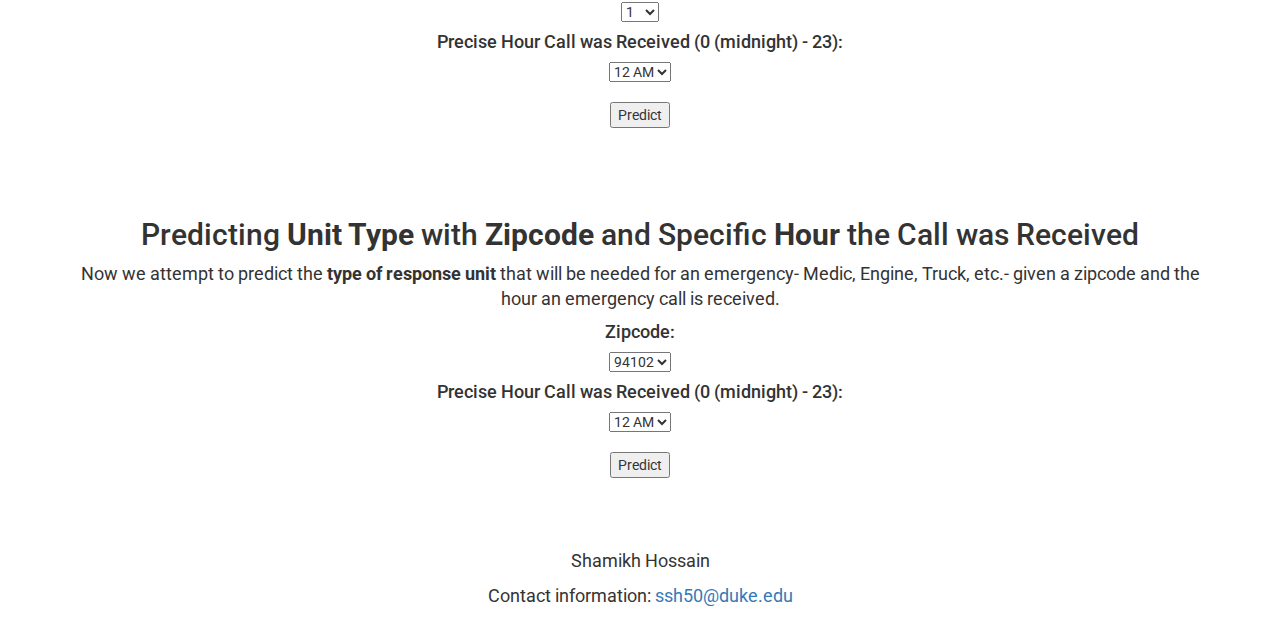
<file: predict.html>
<!DOCTYPE html>
<html lang="en">
   <head>
      <script>
         // https://pythoniter.appspot.com/
         var zipcode_day_portion_map = {94102: ['1. Medical Incident - 71.0%;  2. Alarms - 13.0%;  3. Structure Fire - 12.0%;', '1. Medical Incident - 71.0%;  2. Structure Fire - 14.0%;  3. Alarms - 11.0%;', '1. Medical Incident - 68.0%;  2. Structure Fire - 18.0%;  3. Alarms - 8.0%;'], 94103: ['1. Medical Incident - 70.0%;  2. Alarms - 12.0%;  3. Traffic Collision - 9.0%;', '1. Medical Incident - 83.0%;  2. Alarms - 5.0%;  3. Structure Fire - 4.0%;', '1. Medical Incident - 70.0%;  2. Structure Fire - 13.0%;  3. Alarms - 10.0%;'], 94104: ['1. Medical Incident - 71.0%;  2. Alarms - 11.0%;  3. Gas Leak (Natural and LP Gases) - 11.0%;', '1. Structure Fire - 41.0%;  2. Medical Incident - 38.0%;  3. Alarms - 10.0%;', '1. Structure Fire - 72.0%;  2. Medical Incident - 28.0%;'], 94105: ['1. Medical Incident - 52.0%;  2. Alarms - 23.0%;  3. Train / Rail Incident - 8.0%;', '1. Medical Incident - 47.0%;  2. Alarms - 23.0%;  3. Train / Rail Incident - 18.0%;', '1. Medical Incident - 72.0%;  2. Train / Rail Incident - 16.0%;  3. Alarms - 11.0%;'], 94107: ['1. Medical Incident - 60.0%;  2. Alarms - 20.0%;  3. Structure Fire - 12.0%;', '1. Medical Incident - 62.0%;  2. Alarms - 14.0%;  3. Structure Fire - 9.0%;', '1. Medical Incident - 79.0%;  2. Alarms - 11.0%;  3. Gas Leak (Natural and LP Gases) - 3.0%;'], 94108: ['1. Medical Incident - 66.0%;  2. Alarms - 24.0%;  3. Structure Fire - 4.0%;', '1. Medical Incident - 43.0%;  2. Alarms - 34.0%;  3. Structure Fire - 21.0%;', '1. Medical Incident - 59.0%;  2. Alarms - 27.0%;  3. Traffic Collision - 7.0%;'], 94109: ['1. Medical Incident - 73.0%;  2. Structure Fire - 10.0%;  3. Alarms - 10.0%;', '1. Medical Incident - 77.0%;  2. Alarms - 9.0%;  3. Structure Fire - 7.0%;', '1. Medical Incident - 71.0%;  2. Alarms - 8.0%;  3. Outside Fire - 8.0%;'], 94110: ['1. Medical Incident - 69.0%;  2. Alarms - 8.0%;  3. Structure Fire - 7.0%;', '1. Medical Incident - 68.0%;  2. Alarms - 14.0%;  3. Structure Fire - 7.0%;', '1. Medical Incident - 75.0%;  2. Structure Fire - 8.0%;  3. Outside Fire - 6.0%;'], 94111: ['1. Medical Incident - 63.0%;  2. Water Rescue - 18.0%;  3. Outside Fire - 8.0%;', '1. Medical Incident - 83.0%;  2. Structure Fire - 10.0%;  3. Other - 6.0%;', '1. Medical Incident - 43.0%;  2. Train / Rail Incident - 23.0%;  3. Alarms - 20.0%;'], 94112: ['1. Medical Incident - 68.0%;  2. Structure Fire - 18.0%;  3. Alarms - 8.0%;', '1. Medical Incident - 79.0%;  2. Traffic Collision - 15.0%;  3. Alarms - 2.0%;', '1. Medical Incident - 64.0%;  2. Structure Fire - 29.0%;  3. Alarms - 3.0%;'], 94114: ['1. Medical Incident - 54.0%;  2. Alarms - 12.0%;  3. Other - 11.0%;', '1. Medical Incident - 72.0%;  2. Alarms - 10.0%;  3. Structure Fire - 9.0%;', '1. Medical Incident - 69.0%;  2. Alarms - 10.0%;  3. Structure Fire - 7.0%;'], 94115: ['1. Medical Incident - 68.0%;  2. Structure Fire - 9.0%;  3. Alarms - 9.0%;', '1. Medical Incident - 64.0%;  2. Alarms - 17.0%;  3. Structure Fire - 12.0%;', '1. Medical Incident - 63.0%;  2. Alarms - 22.0%;  3. Structure Fire - 12.0%;'], 94116: ['1. Medical Incident - 80.0%;  2. Traffic Collision - 7.0%;  3. Alarms - 6.0%;', '1. Medical Incident - 66.0%;  2. Structure Fire - 19.0%;  3. Alarms - 9.0%;', '1. Medical Incident - 98.0%;  2. Citizen Assist / Service Call - 2.0%;'], 94117: ['1. Medical Incident - 58.0%;  2. Structure Fire - 34.0%;  3. Alarms - 6.0%;', '1. Medical Incident - 59.0%;  2. Structure Fire - 20.0%;  3. Alarms - 11.0%;', '1. Medical Incident - 72.0%;  2. Structure Fire - 14.0%;  3. Alarms - 7.0%;'], 94118: ['1. Medical Incident - 69.0%;  2. Alarms - 12.0%;  3. Structure Fire - 9.0%;', '1. Medical Incident - 55.0%;  2. Structure Fire - 22.0%;  3. Traffic Collision - 10.0%;', '1. Medical Incident - 95.0%;  2. Odor (Strange / Unknown) - 2.0%;  3. Citizen Assist / Service Call - 2.0%;'], 94121: ['1. Medical Incident - 66.0%;  2. Alarms - 21.0%;  3. Outside Fire - 5.0%;', '1. Medical Incident - 68.0%;  2. Structure Fire - 12.0%;  3. Alarms - 7.0%;', '1. Medical Incident - 57.0%;  2. Traffic Collision - 24.0%;  3. Structure Fire - 8.0%;'], 94122: ['1. Medical Incident - 71.0%;  2. Alarms - 14.0%;  3. Traffic Collision - 8.0%;', '1. Medical Incident - 70.0%;  2. Structure Fire - 11.0%;  3. Alarms - 8.0%;', '1. Medical Incident - 62.0%;  2. Vehicle Fire - 18.0%;  3. Structure Fire - 17.0%;'], 94123: ['1. Medical Incident - 60.0%;  2. Alarms - 27.0%;  3. Gas Leak (Natural and LP Gases) - 5.0%;', '1. Medical Incident - 50.0%;  2. Water Rescue - 16.0%;  3. Structure Fire - 14.0%;', '1. Medical Incident - 100.0%;'], 94124: ['1. Medical Incident - 79.0%;  2. Gas Leak (Natural and LP Gases) - 7.0%;  3. Alarms - 3.0%;', '1. Medical Incident - 76.0%;  2. Traffic Collision - 7.0%;  3. Alarms - 6.0%;', '1. Medical Incident - 57.0%;  2. Structure Fire - 16.0%;  3. Outside Fire - 9.0%;'], 94127: ['1. Medical Incident - 46.0%;  2. Structure Fire - 36.0%;  3. Alarms - 11.0%;', '1. Structure Fire - 67.0%;  2. Medical Incident - 28.0%;  3. Other - 3.0%;', '1. Medical Incident - 100.0%;'], 94129: ['1. Medical Incident - 73.0%;  2. Alarms - 27.0%;', '1. Water Rescue - 83.0%;  2. Alarms - 13.0%;  3. Medical Incident - 4.0%;', '1. Alarms - 50.0%;  2. Medical Incident - 50.0%;'], 94130: ['1. Medical Incident - 38.0%;  2. Other - 33.0%;  3. Traffic Collision - 17.0%;', '1. Medical Incident - 100.0%;', '1. Medical Incident - 79.0%;  2. Traffic Collision - 21.0%;'], 94131: ['1. Medical Incident - 74.0%;  2. Traffic Collision - 17.0%;  3. Citizen Assist / Service Call - 4.0%;', '1. Medical Incident - 52.0%;  2. Alarms - 22.0%;  3. Structure Fire - 10.0%;', '1. Medical Incident - 78.0%;  2. Alarms - 9.0%;  3. Traffic Collision - 6.0%;'], 94132: ['1. Medical Incident - 67.0%;  2. Alarms - 15.0%;  3. Water Rescue - 11.0%;', '1. Medical Incident - 64.0%;  2. Alarms - 21.0%;  3. Structure Fire - 12.0%;', '1. Medical Incident - 97.0%;  2. Outside Fire - 3.0%;'], 94133: ['1. Medical Incident - 58.0%;  2. Structure Fire - 21.0%;  3. Alarms - 16.0%;', '1. Medical Incident - 59.0%;  2. Structure Fire - 17.0%;  3. Alarms - 11.0%;', '1. Medical Incident - 92.0%;  2. Structure Fire - 8.0%;'], 94134: ['1. Medical Incident - 68.0%;  2. Structure Fire - 10.0%;  3. Vehicle Fire - 7.0%;', '1. Medical Incident - 75.0%;  2. Traffic Collision - 16.0%;  3. Alarms - 3.0%;', '1. Medical Incident - 61.0%;  2. Traffic Collision - 24.0%;  3. Alarms - 15.0%;'], 94158: ['1. Medical Incident - 60.0%;  2. Alarms - 18.0%;  3. Traffic Collision - 16.0%;', '1. Medical Incident - 61.0%;  2. Alarms - 32.0%;  3. Citizen Assist / Service Call - 4.0%;', '1. Medical Incident - 80.0%;  2. Structure Fire - 20.0%;']};

        var zipcode_hour_map = {94102: ['1. Medical Incident - 81.0%;  2. Structure Fire - 14.0%;  3. Alarms - 5.0%;', '1. Medical Incident - 59.0%;  2. Alarms - 23.0%;  3. Traffic Collision - 15.0%;', '1. Medical Incident - 51.0%;  2. Structure Fire - 28.0%;  3. Alarms - 8.0%;', '1. Medical Incident - 88.0%;  2. Alarms - 12.0%;', '1. Medical Incident - 67.0%;  2. Structure Fire - 25.0%;  3. Alarms - 8.0%;', '1. Medical Incident - 61.0%;  2. Structure Fire - 39.0%;', '1. Medical Incident - 54.0%;  2. Structure Fire - 27.0%;  3. Citizen Assist / Service Call - 11.0%;', '1. Medical Incident - 83.0%;  2. Other - 9.0%;  3. Structure Fire - 6.0%;', '1. Medical Incident - 80.0%;  2. Structure Fire - 13.0%;  3. Citizen Assist / Service Call - 7.0%;', '1. Medical Incident - 77.0%;  2. Alarms - 22.0%;  3. Outside Fire - 2.0%;', '1. Medical Incident - 64.0%;  2. Structure Fire - 20.0%;  3. Alarms - 12.0%;', '1. Medical Incident - 79.0%;  2. Alarms - 16.0%;  3. Structure Fire - 5.0%;', '1. Medical Incident - 69.0%;  2. Structure Fire - 28.0%;  3. Outside Fire - 3.0%;', '1. Medical Incident - 79.0%;  2. Alarms - 10.0%;  3. Structure Fire - 7.0%;', '1. Medical Incident - 58.0%;  2. Alarms - 19.0%;  3. Structure Fire - 15.0%;', '1. Medical Incident - 73.0%;  2. Alarms - 18.0%;  3. Structure Fire - 6.0%;', '1. Medical Incident - 84.0%;  2. Alarms - 11.0%;  3. Structure Fire - 3.0%;', '1. Medical Incident - 71.0%;  2. Structure Fire - 14.0%;  3. Alarms - 14.0%;', '1. Medical Incident - 53.0%;  2. Structure Fire - 25.0%;  3. Alarms - 12.0%;', '1. Medical Incident - 61.0%;  2. Structure Fire - 25.0%;  3. Alarms - 14.0%;', '1. Medical Incident - 72.0%;  2. Structure Fire - 15.0%;  3. Alarms - 11.0%;', '1. Medical Incident - 86.0%;  2. Structure Fire - 10.0%;  3. Gas Leak (Natural and LP Gases) - 4.0%;', '1. Medical Incident - 85.0%;  2. Alarms - 11.0%;  3. Traffic Collision - 4.0%;', '1. Medical Incident - 74.0%;  2. Structure Fire - 13.0%;  3. Alarms - 10.0%;'], 94103: ['1. Medical Incident - 73.0%;  2. Other - 14.0%;  3. Structure Fire - 11.0%;', '1. Medical Incident - 67.0%;  2. Structure Fire - 28.0%;  3. Outside Fire - 6.0%;', '1. Medical Incident - 100.0%;', '1. Medical Incident - 60.0%;  2. Structure Fire - 28.0%;  3. Traffic Collision - 8.0%;', '1. Medical Incident - 64.0%;  2. Alarms - 27.0%;  3. Outside Fire - 9.0%;', '1. Medical Incident - 83.0%;  2. Alarms - 12.0%;  3. Traffic Collision - 4.0%;', '1. Medical Incident - 48.0%;  2. Structure Fire - 29.0%;  3. Alarms - 21.0%;', '1. Medical Incident - 74.0%;  2. Alarms - 19.0%;  3. Traffic Collision - 6.0%;', '1. Medical Incident - 78.0%;  2. Traffic Collision - 14.0%;  3. Alarms - 8.0%;', '1. Medical Incident - 65.0%;  2. Alarms - 23.0%;  3. Structure Fire - 4.0%;', '1. Medical Incident - 79.0%;  2. Alarms - 21.0%;', '1. Medical Incident - 73.0%;  2. Alarms - 16.0%;  3. Traffic Collision - 5.0%;', '1. Medical Incident - 54.0%;  2. Structure Fire - 21.0%;  3. Traffic Collision - 18.0%;', '1. Medical Incident - 84.0%;  2. Alarms - 8.0%;  3. Traffic Collision - 5.0%;', '1. Medical Incident - 66.0%;  2. Structure Fire - 15.0%;  3. Traffic Collision - 10.0%;', '1. Medical Incident - 77.0%;  2. Traffic Collision - 8.0%;  3. Alarms - 5.0%;', '1. Medical Incident - 90.0%;  2. Alarms - 8.0%;  3. Elevator / Escalator Rescue - 3.0%;', '1. Medical Incident - 95.0%;  2. Traffic Collision - 4.0%;  3. Other - 2.0%;', '1. Medical Incident - 86.0%;  2. Citizen Assist / Service Call - 6.0%;  3. Traffic Collision - 4.0%;', '1. Medical Incident - 79.0%;  2. Alarms - 15.0%;  3. Structure Fire - 3.0%;', '1. Medical Incident - 82.0%;  2. Traffic Collision - 8.0%;  3. Structure Fire - 3.0%;', '1. Medical Incident - 92.0%;  2. Traffic Collision - 6.0%;  3. Smoke Investigation (Outside) - 3.0%;', '1. Medical Incident - 92.0%;  2. Vehicle Fire - 6.0%;  3. Outside Fire - 2.0%;', '1. Medical Incident - 55.0%;  2. Structure Fire - 22.0%;  3. Traffic Collision - 9.0%;'], 94104: ['1. Medical Incident - 100.0%;', '1. Medical Incident - 100.0%;', '1. Structure Fire - 100.0%;', 'Unknown', 'Unknown', '1. Medical Incident - 100.0%;', '1. Medical Incident - 100.0%;', '1. Structure Fire - 100.0%;', '1. Medical Incident - 100.0%;', '1. Medical Incident - 100.0%;', '1. Medical Incident - 100.0%;', '1. Medical Incident - 100.0%;', '1. Medical Incident - 57.0%;  2. Gas Leak (Natural and LP Gases) - 43.0%;', '1. Structure Fire - 50.0%;  2. Medical Incident - 50.0%;', 'Unknown', '1. Alarms - 50.0%;  2. Medical Incident - 50.0%;', '1. Structure Fire - 67.0%;  2. Citizen Assist / Service Call - 33.0%;', 'Unknown', '1. Structure Fire - 67.0%;  2. Elevator / Escalator Rescue - 17.0%;  3. Medical Incident - 17.0%;', 'Unknown', '1. Structure Fire - 55.0%;  2. Medical Incident - 36.0%;  3. Outside Fire - 9.0%;', 'Unknown', '1. Medical Incident - 100.0%;', '1. Medical Incident - 57.0%;  2. Alarms - 43.0%;'], 94105: ['1. Medical Incident - 100.0%;', '1. Medical Incident - 100.0%;', '1. Medical Incident - 73.0%;  2. Alarms - 27.0%;', '1. Medical Incident - 100.0%;', '1. Train / Rail Incident - 52.0%;  2. Medical Incident - 36.0%;  3. Alarms - 12.0%;', '1. Medical Incident - 100.0%;', '1. Medical Incident - 81.0%;  2. Alarms - 19.0%;', '1. Medical Incident - 100.0%;', '1. Medical Incident - 58.0%;  2. Alarms - 25.0%;  3. Structure Fire - 17.0%;', '1. Medical Incident - 64.0%;  2. Alarms - 24.0%;  3. Citizen Assist / Service Call - 12.0%;', '1. Medical Incident - 55.0%;  2. Alarms - 27.0%;  3. Structure Fire - 18.0%;', '1. Medical Incident - 71.0%;  2. Alarms - 18.0%;  3. Vehicle Fire - 12.0%;', '1. Alarms - 46.0%;  2. Medical Incident - 38.0%;  3. Traffic Collision - 8.0%;', '1. Train / Rail Incident - 41.0%;  2. Medical Incident - 41.0%;  3. Smoke Investigation (Outside) - 11.0%;', '1. Medical Incident - 100.0%;', '1. Alarms - 43.0%;  2. Medical Incident - 29.0%;  3. Traffic Collision - 19.0%;', '1. Medical Incident - 100.0%;', '1. Medical Incident - 100.0%;', '1. Medical Incident - 83.0%;  2. Alarms - 17.0%;', '1. Alarms - 43.0%;  2. Medical Incident - 29.0%;  3. Traffic Collision - 14.0%;', '1. Alarms - 50.0%;  2. Structure Fire - 42.0%;  3. Medical Incident - 8.0%;', '1. Train / Rail Incident - 74.0%;  2. Medical Incident - 22.0%;  3. Other - 4.0%;', '1. Alarms - 50.0%;  2. Medical Incident - 42.0%;  3. Outside Fire - 8.0%;', '1. Medical Incident - 100.0%;'], 94107: ['1. Medical Incident - 77.0%;  2. Alarms - 23.0%;', '1. Medical Incident - 87.0%;  2. Alarms - 13.0%;', '1. Medical Incident - 80.0%;  2. Traffic Collision - 13.0%;  3. Other - 7.0%;', '1. Medical Incident - 75.0%;  2. Gas Leak (Natural and LP Gases) - 25.0%;', '1. Medical Incident - 67.0%;  2. Alarms - 33.0%;', '1. Medical Incident - 67.0%;  2. Alarms - 33.0%;', '1. Medical Incident - 93.0%;  2. Other - 7.0%;', '1. Medical Incident - 71.0%;  2. HazMat - 18.0%;  3. Structure Fire - 12.0%;', '1. Medical Incident - 100.0%;', '1. Medical Incident - 67.0%;  2. Alarms - 17.0%;  3. Traffic Collision - 17.0%;', '1. Structure Fire - 50.0%;  2. Alarms - 30.0%;  3. Medical Incident - 20.0%;', '1. Medical Incident - 60.0%;  2. Traffic Collision - 40.0%;', '1. Medical Incident - 69.0%;  2. Alarms - 23.0%;  3. Outside Fire - 8.0%;', '1. Medical Incident - 61.0%;  2. Alarms - 33.0%;  3. Citizen Assist / Service Call - 6.0%;', '1. Medical Incident - 100.0%;', '1. Medical Incident - 70.0%;  2. Alarms - 15.0%;  3. Traffic Collision - 10.0%;', '1. Medical Incident - 50.0%;  2. Structure Fire - 25.0%;  3. Citizen Assist / Service Call - 25.0%;', '1. Medical Incident - 76.0%;  2. Alarms - 18.0%;  3. Elevator / Escalator Rescue - 6.0%;', '1. Medical Incident - 58.0%;  2. Traffic Collision - 18.0%;  3. Alarms - 18.0%;', '1. Medical Incident - 62.0%;  2. Structure Fire - 29.0%;  3. Outside Fire - 6.0%;', '1. Medical Incident - 53.0%;  2. Alarms - 40.0%;  3. Outside Fire - 7.0%;', '1. Medical Incident - 82.0%;  2. Traffic Collision - 12.0%;  3. Outside Fire - 6.0%;', '1. Medical Incident - 45.0%;  2. Alarms - 27.0%;  3. Citizen Assist / Service Call - 14.0%;', '1. Medical Incident - 100.0%;'], 94108: ['1. Medical Incident - 67.0%;  2. Alarms - 33.0%;', '1. Alarms - 60.0%;  2. Medical Incident - 40.0%;', '1. Medical Incident - 100.0%;', '1. Medical Incident - 60.0%;  2. Other - 20.0%;  3. Citizen Assist / Service Call - 20.0%;', 'Unknown', '1. Alarms - 38.0%;  2. Traffic Collision - 38.0%;  3. Medical Incident - 25.0%;', '1. Medical Incident - 60.0%;  2. Alarms - 30.0%;  3. Outside Fire - 10.0%;', '1. Medical Incident - 100.0%;', '1. Alarms - 43.0%;  2. Structure Fire - 29.0%;  3. Medical Incident - 29.0%;', '1. Medical Incident - 78.0%;  2. Structure Fire - 22.0%;', '1. Medical Incident - 81.0%;  2. Alarms - 19.0%;', '1. Medical Incident - 50.0%;  2. Alarms - 44.0%;  3. Citizen Assist / Service Call - 6.0%;', '1. Medical Incident - 60.0%;  2. Traffic Collision - 40.0%;', '1. Medical Incident - 71.0%;  2. Alarms - 18.0%;  3. Elevator / Escalator Rescue - 6.0%;', '1. Medical Incident - 61.0%;  2. Alarms - 30.0%;  3. Citizen Assist / Service Call - 4.0%;', '1. Medical Incident - 90.0%;  2. Alarms - 10.0%;', '1. Medical Incident - 64.0%;  2. Alarms - 36.0%;', '1. Alarms - 50.0%;  2. Medical Incident - 50.0%;', '1. Alarms - 43.0%;  2. Medical Incident - 43.0%;  3. Elevator / Escalator Rescue - 14.0%;', '1. Structure Fire - 61.0%;  2. Alarms - 21.0%;  3. Medical Incident - 14.0%;', '1. Medical Incident - 75.0%;  2. Alarms - 25.0%;', '1. Medical Incident - 44.0%;  2. Alarms - 33.0%;  3. Structure Fire - 22.0%;', '1. Medical Incident - 67.0%;  2. Alarms - 33.0%;', '1. Alarms - 75.0%;  2. Medical Incident - 25.0%;'], 94109: ['1. Structure Fire - 43.0%;  2. Medical Incident - 39.0%;  3. Alarms - 17.0%;', '1. Medical Incident - 96.0%;  2. Outside Fire - 4.0%;', '1. Medical Incident - 84.0%;  2. Outside Fire - 12.0%;  3. Other - 4.0%;', '1. Medical Incident - 86.0%;  2. Alarms - 10.0%;  3. Outside Fire - 3.0%;', '1. Medical Incident - 44.0%;  2. Outside Fire - 25.0%;  3. Alarms - 19.0%;', '1. Medical Incident - 55.0%;  2. Outside Fire - 18.0%;  3. Traffic Collision - 14.0%;', '1. Medical Incident - 74.0%;  2. Other - 16.0%;  3. Citizen Assist / Service Call - 11.0%;', '1. Medical Incident - 73.0%;  2. Traffic Collision - 18.0%;  3. Citizen Assist / Service Call - 9.0%;', '1. Medical Incident - 55.0%;  2. Structure Fire - 30.0%;  3. Alarms - 9.0%;', '1. Medical Incident - 74.0%;  2. Gas Leak (Natural and LP Gases) - 11.0%;  3. Alarms - 6.0%;', '1. Medical Incident - 83.0%;  2. Alarms - 7.0%;  3. Citizen Assist / Service Call - 5.0%;', '1. Medical Incident - 70.0%;  2. Structure Fire - 24.0%;  3. Gas Leak (Natural and LP Gases) - 6.0%;', '1. Medical Incident - 57.0%;  2. Structure Fire - 22.0%;  3. Alarms - 20.0%;', '1. Medical Incident - 87.0%;  2. Alarms - 8.0%;  3. Elevator / Escalator Rescue - 3.0%;', '1. Medical Incident - 77.0%;  2. Alarms - 16.0%;  3. Citizen Assist / Service Call - 5.0%;', '1. Medical Incident - 80.0%;  2. Alarms - 14.0%;  3. Structure Fire - 5.0%;', '1. Medical Incident - 79.0%;  2. Citizen Assist / Service Call - 12.0%;  3. Structure Fire - 6.0%;', '1. Medical Incident - 50.0%;  2. Structure Fire - 23.0%;  3. Alarms - 14.0%;', '1. Medical Incident - 90.0%;  2. Traffic Collision - 5.0%;  3. Vehicle Fire - 5.0%;', '1. Medical Incident - 73.0%;  2. Alarms - 27.0%;', '1. Medical Incident - 76.0%;  2. Alarms - 16.0%;  3. Traffic Collision - 5.0%;', '1. Medical Incident - 100.0%;', '1. Medical Incident - 94.0%;  2. Structure Fire - 6.0%;', '1. Medical Incident - 54.0%;  2. Structure Fire - 24.0%;  3. Traffic Collision - 15.0%;'], 94110: ['1. Medical Incident - 97.0%;  2. Citizen Assist / Service Call - 3.0%;', '1. Medical Incident - 61.0%;  2. Outside Fire - 26.0%;  3. Alarms - 10.0%;', '1. Medical Incident - 62.0%;  2. Alarms - 23.0%;  3. Traffic Collision - 15.0%;', '1. Medical Incident - 100.0%;', '1. Medical Incident - 100.0%;', '1. Medical Incident - 56.0%;  2. Structure Fire - 44.0%;', '1. Medical Incident - 74.0%;  2. Outside Fire - 11.0%;  3. Vehicle Fire - 7.0%;', '1. Medical Incident - 65.0%;  2. Traffic Collision - 23.0%;  3. Structure Fire - 10.0%;', '1. Medical Incident - 78.0%;  2. Alarms - 13.0%;  3. Citizen Assist / Service Call - 9.0%;', '1. Medical Incident - 74.0%;  2. Gas Leak (Natural and LP Gases) - 9.0%;  3. Alarms - 9.0%;', '1. Medical Incident - 61.0%;  2. Outside Fire - 17.0%;  3. Gas Leak (Natural and LP Gases) - 7.0%;', '1. Medical Incident - 78.0%;  2. Traffic Collision - 11.0%;  3. Alarms - 7.0%;', '1. Medical Incident - 65.0%;  2. Structure Fire - 13.0%;  3. Alarms - 10.0%;', '1. Medical Incident - 61.0%;  2. Gas Leak (Natural and LP Gases) - 10.0%;  3. Alarms - 10.0%;', '1. Medical Incident - 75.0%;  2. Alarms - 17.0%;  3. Gas Leak (Natural and LP Gases) - 6.0%;', '1. Medical Incident - 55.0%;  2. Structure Fire - 41.0%;  3. Electrical Hazard - 3.0%;', '1. Medical Incident - 65.0%;  2. Alarms - 19.0%;  3. Structure Fire - 16.0%;', '1. Medical Incident - 78.0%;  2. Traffic Collision - 9.0%;  3. Alarms - 7.0%;', '1. Medical Incident - 84.0%;  2. Alarms - 10.0%;  3. Fuel Spill - 3.0%;', '1. Medical Incident - 62.0%;  2. Traffic Collision - 13.0%;  3. Fuel Spill - 7.0%;', '1. Medical Incident - 64.0%;  2. Outside Fire - 16.0%;  3. Alarms - 12.0%;', '1. Medical Incident - 55.0%;  2. Structure Fire - 24.0%;  3. Alarms - 14.0%;', '1. Medical Incident - 77.0%;  2. Alarms - 23.0%;', '1. Medical Incident - 65.0%;  2. Alarms - 23.0%;  3. Traffic Collision - 8.0%;'], 94111: ['1. Medical Incident - 57.0%;  2. Alarms - 43.0%;', '1. Medical Incident - 100.0%;', '1. Structure Fire - 100.0%;', '1. Alarms - 50.0%;  2. Medical Incident - 50.0%;', '1. Train / Rail Incident - 93.0%;  2. Medical Incident - 7.0%;', '1. Alarms - 60.0%;  2. Medical Incident - 40.0%;', '1. Medical Incident - 100.0%;', '1. Outside Fire - 43.0%;  2. Medical Incident - 36.0%;  3. Alarms - 21.0%;', '1. Medical Incident - 100.0%;', '1. Medical Incident - 100.0%;', '1. Water Rescue - 52.0%;  2. Medical Incident - 40.0%;  3. Structure Fire - 8.0%;', '1. Alarms - 75.0%;  2. Medical Incident - 25.0%;', '1. Outside Fire - 71.0%;  2. Medical Incident - 29.0%;', '1. Medical Incident - 100.0%;', '1. Medical Incident - 100.0%;', '1. Medical Incident - 64.0%;  2. Traffic Collision - 27.0%;  3. Outside Fire - 9.0%;', '1. Medical Incident - 83.0%;  2. Structure Fire - 17.0%;', 'Unknown', '1. Medical Incident - 71.0%;  2. Structure Fire - 29.0%;', '1. Medical Incident - 71.0%;  2. Other - 29.0%;', '1. Medical Incident - 78.0%;  2. Structure Fire - 22.0%;', '1. Medical Incident - 100.0%;', '1. Medical Incident - 100.0%;', '1. Medical Incident - 67.0%;  2. Outside Fire - 33.0%;'], 94112: ['1. Medical Incident - 100.0%;', '1. Medical Incident - 88.0%;  2. Structure Fire - 12.0%;', '1. Structure Fire - 83.0%;  2. Medical Incident - 17.0%;', '1. Medical Incident - 89.0%;  2. Outside Fire - 11.0%;', '1. Medical Incident - 100.0%;', '1. Medical Incident - 100.0%;', '1. Medical Incident - 50.0%;  2. Structure Fire - 30.0%;  3. Traffic Collision - 20.0%;', '1. Medical Incident - 67.0%;  2. Alarms - 33.0%;', '1. Medical Incident - 92.0%;  2. Electrical Hazard - 8.0%;', '1. Medical Incident - 86.0%;  2. Alarms - 14.0%;', '1. Structure Fire - 58.0%;  2. Medical Incident - 42.0%;', '1. Medical Incident - 94.0%;  2. Citizen Assist / Service Call - 6.0%;', '1. Medical Incident - 63.0%;  2. Structure Fire - 17.0%;  3. Alarms - 17.0%;', '1. Medical Incident - 58.0%;  2. Structure Fire - 30.0%;  3. Traffic Collision - 9.0%;', '1. Medical Incident - 73.0%;  2. Structure Fire - 18.0%;  3. Citizen Assist / Service Call - 9.0%;', '1. Medical Incident - 52.0%;  2. Alarms - 22.0%;  3. Traffic Collision - 15.0%;', '1. Traffic Collision - 41.0%;  2. Medical Incident - 41.0%;  3. Alarms - 11.0%;', '1. Medical Incident - 83.0%;  2. Traffic Collision - 13.0%;  3. Citizen Assist / Service Call - 4.0%;', '1. Medical Incident - 86.0%;  2. Traffic Collision - 14.0%;', '1. Medical Incident - 93.0%;  2. Outside Fire - 7.0%;', '1. Medical Incident - 86.0%;  2. Traffic Collision - 11.0%;  3. Other - 4.0%;', '1. Medical Incident - 71.0%;  2. Traffic Collision - 18.0%;  3. Vehicle Fire - 12.0%;', '1. Medical Incident - 100.0%;', '1. Medical Incident - 100.0%;'], 94114: ['1. Medical Incident - 85.0%;  2. Vehicle Fire - 15.0%;', '1. Medical Incident - 50.0%;  2. Alarms - 38.0%;  3. Other - 12.0%;', '1. Medical Incident - 85.0%;  2. Structure Fire - 15.0%;', '1. Medical Incident - 80.0%;  2. Outside Fire - 20.0%;', '1. Medical Incident - 64.0%;  2. Structure Fire - 36.0%;', '1. Outside Fire - 33.0%;  2. Alarms - 33.0%;  3. Medical Incident - 22.0%;', '1. Medical Incident - 73.0%;  2. Alarms - 27.0%;', '1. Medical Incident - 73.0%;  2. Other - 27.0%;', '1. Medical Incident - 89.0%;  2. Citizen Assist / Service Call - 11.0%;', '1. Structure Fire - 50.0%;  2. Medical Incident - 41.0%;  3. Other - 5.0%;', '1. Medical Incident - 80.0%;  2. Traffic Collision - 13.0%;  3. Outside Fire - 7.0%;', '1. Medical Incident - 100.0%;', '1. Medical Incident - 43.0%;  2. Alarms - 40.0%;  3. Gas Leak (Natural and LP Gases) - 10.0%;', '1. Medical Incident - 72.0%;  2. Other - 17.0%;  3. Traffic Collision - 11.0%;', '1. Medical Incident - 58.0%;  2. Traffic Collision - 32.0%;  3. Outside Fire - 11.0%;', '1. Other - 44.0%;  2. Medical Incident - 22.0%;  3. Alarms - 22.0%;', '1. Medical Incident - 63.0%;  2. Alarms - 32.0%;  3. Gas Leak (Natural and LP Gases) - 5.0%;', '1. Medical Incident - 85.0%;  2. Citizen Assist / Service Call - 15.0%;', '1. Medical Incident - 67.0%;  2. Alarms - 15.0%;  3. Traffic Collision - 8.0%;', '1. Medical Incident - 60.0%;  2. Alarms - 30.0%;  3. Outside Fire - 10.0%;', '1. Medical Incident - 60.0%;  2. Structure Fire - 37.0%;  3. Gas Leak (Natural and LP Gases) - 3.0%;', '1. Medical Incident - 100.0%;', '1. Medical Incident - 100.0%;', '1. Medical Incident - 91.0%;  2. Citizen Assist / Service Call - 9.0%;'], 94115: ['1. Medical Incident - 54.0%;  2. Alarms - 46.0%;', '1. Medical Incident - 86.0%;  2. Citizen Assist / Service Call - 14.0%;', '1. Medical Incident - 64.0%;  2. Alarms - 27.0%;  3. Citizen Assist / Service Call - 9.0%;', '1. Medical Incident - 50.0%;  2. Alarms - 50.0%;', '1. Alarms - 100.0%;', '1. Medical Incident - 100.0%;', '1. Medical Incident - 100.0%;', '1. Medical Incident - 57.0%;  2. Structure Fire - 43.0%;', '1. Medical Incident - 60.0%;  2. Alarms - 15.0%;  3. Structure Fire - 10.0%;', '1. Medical Incident - 74.0%;  2. Alarms - 17.0%;  3. Structure Fire - 9.0%;', '1. Medical Incident - 73.0%;  2. Alarms - 27.0%;', '1. Medical Incident - 69.0%;  2. Electrical Hazard - 19.0%;  3. Elevator / Escalator Rescue - 12.0%;', '1. Medical Incident - 47.0%;  2. Structure Fire - 36.0%;  3. Fuel Spill - 8.0%;', '1. Medical Incident - 81.0%;  2. Traffic Collision - 8.0%;  3. Electrical Hazard - 8.0%;', '1. Medical Incident - 87.0%;  2. Gas Leak (Natural and LP Gases) - 13.0%;', '1. Medical Incident - 69.0%;  2. Alarms - 14.0%;  3. Gas Leak (Natural and LP Gases) - 7.0%;', '1. Medical Incident - 74.0%;  2. Alarms - 22.0%;  3. Other - 4.0%;', '1. Medical Incident - 57.0%;  2. Structure Fire - 33.0%;  3. Alarms - 10.0%;', '1. Medical Incident - 100.0%;', '1. Alarms - 34.0%;  2. Structure Fire - 29.0%;  3. Medical Incident - 23.0%;', '1. Medical Incident - 59.0%;  2. Alarms - 21.0%;  3. Structure Fire - 7.0%;', '1. Medical Incident - 76.0%;  2. Alarms - 19.0%;  3. Elevator / Escalator Rescue - 5.0%;', '1. Medical Incident - 89.0%;  2. Citizen Assist / Service Call - 11.0%;', '1. Medical Incident - 100.0%;'], 94116: ['1. Medical Incident - 100.0%;', '1. Medical Incident - 100.0%;', '1. Medical Incident - 100.0%;', '1. Medical Incident - 67.0%;  2. Citizen Assist / Service Call - 33.0%;', '1. Medical Incident - 100.0%;', '1. Medical Incident - 100.0%;', '1. Medical Incident - 100.0%;', '1. Medical Incident - 100.0%;', '1. Medical Incident - 100.0%;', '1. Medical Incident - 100.0%;', '1. Traffic Collision - 47.0%;  2. Medical Incident - 33.0%;  3. Alarms - 20.0%;', '1. Medical Incident - 84.0%;  2. Other - 8.0%;  3. Citizen Assist / Service Call - 8.0%;', '1. Medical Incident - 86.0%;  2. Other - 7.0%;  3. Citizen Assist / Service Call - 7.0%;', '1. Medical Incident - 100.0%;', '1. Medical Incident - 73.0%;  2. Alarms - 27.0%;', '1. Medical Incident - 93.0%;  2. Outside Fire - 7.0%;', '1. Medical Incident - 100.0%;', '1. Medical Incident - 100.0%;', '1. Medical Incident - 57.0%;  2. Smoke Investigation (Outside) - 21.0%;  3. Alarms - 21.0%;', '1. Medical Incident - 100.0%;', '1. Medical Incident - 100.0%;', '1. Medical Incident - 100.0%;', '1. Medical Incident - 100.0%;', '1. Structure Fire - 59.0%;  2. Medical Incident - 18.0%;  3. Alarms - 14.0%;'], 94117: ['1. Medical Incident - 60.0%;  2. Traffic Collision - 40.0%;', '1. Structure Fire - 50.0%;  2. Medical Incident - 50.0%;', '1. Medical Incident - 80.0%;  2. Structure Fire - 20.0%;', '1. Medical Incident - 60.0%;  2. Structure Fire - 40.0%;', '1. Medical Incident - 60.0%;  2. Alarms - 40.0%;', '1. Medical Incident - 100.0%;', '1. Medical Incident - 100.0%;', '1. Medical Incident - 71.0%;  2. Traffic Collision - 29.0%;', '1. Medical Incident - 78.0%;  2. Traffic Collision - 22.0%;', '1. Medical Incident - 69.0%;  2. Structure Fire - 31.0%;', '1. Medical Incident - 83.0%;  2. Structure Fire - 17.0%;', '1. Medical Incident - 72.0%;  2. Structure Fire - 28.0%;', '1. Medical Incident - 62.0%;  2. Structure Fire - 38.0%;', '1. Medical Incident - 57.0%;  2. Alarms - 43.0%;', '1. Medical Incident - 50.0%;  2. Structure Fire - 43.0%;  3. Gas Leak (Natural and LP Gases) - 7.0%;', '1. Structure Fire - 64.0%;  2. Medical Incident - 36.0%;', '1. Medical Incident - 83.0%;  2. Structure Fire - 14.0%;  3. Electrical Hazard - 3.0%;', '1. Medical Incident - 52.0%;  2. Structure Fire - 34.0%;  3. Alarms - 14.0%;', '1. Medical Incident - 47.0%;  2. Alarms - 32.0%;  3. Traffic Collision - 11.0%;', '1. Medical Incident - 57.0%;  2. Traffic Collision - 21.0%;  3. Structure Fire - 14.0%;', '1. Medical Incident - 74.0%;  2. Structure Fire - 11.0%;  3. Traffic Collision - 11.0%;', '1. Medical Incident - 44.0%;  2. Alarms - 33.0%;  3. Structure Fire - 11.0%;', '1. Medical Incident - 63.0%;  2. Structure Fire - 15.0%;  3. Gas Leak (Natural and LP Gases) - 11.0%;', '1. Structure Fire - 48.0%;  2. Medical Incident - 43.0%;  3. Traffic Collision - 9.0%;'], 94118: ['1. Medical Incident - 80.0%;  2. Odor (Strange / Unknown) - 20.0%;', '1. Medical Incident - 100.0%;', '1. Medical Incident - 100.0%;', '1. Medical Incident - 100.0%;', '1. Medical Incident - 100.0%;', '1. Medical Incident - 100.0%;', '1. Medical Incident - 80.0%;  2. Citizen Assist / Service Call - 20.0%;', '1. Medical Incident - 100.0%;', '1. Medical Incident - 57.0%;  2. Alarms - 43.0%;', '1. Medical Incident - 87.0%;  2. Alarms - 13.0%;', '1. Medical Incident - 100.0%;', '1. Medical Incident - 56.0%;  2. Alarms - 33.0%;  3. Elevator / Escalator Rescue - 11.0%;', '1. Structure Fire - 61.0%;  2. Traffic Collision - 22.0%;  3. Medical Incident - 11.0%;', '1. Medical Incident - 72.0%;  2. Other - 17.0%;  3. Citizen Assist / Service Call - 11.0%;', '1. Medical Incident - 100.0%;', '1. Medical Incident - 81.0%;  2. Alarms - 19.0%;', '1. Medical Incident - 83.0%;  2. Traffic Collision - 11.0%;  3. Gas Leak (Natural and LP Gases) - 6.0%;', '1. Medical Incident - 71.0%;  2. Traffic Collision - 29.0%;', '1. Traffic Collision - 39.0%;  2. Medical Incident - 33.0%;  3. Alarms - 17.0%;', '1. Structure Fire - 86.0%;  2. Medical Incident - 7.0%;  3. Outside Fire - 7.0%;', '1. Medical Incident - 50.0%;  2. Alarms - 44.0%;  3. Citizen Assist / Service Call - 6.0%;', '1. Medical Incident - 100.0%;', '1. Medical Incident - 100.0%;', '1. Medical Incident - 100.0%;'], 94121: ['Unknown', '1. Medical Incident - 67.0%;  2. Citizen Assist / Service Call - 33.0%;', '1. Medical Incident - 100.0%;', '1. Medical Incident - 100.0%;', '1. Structure Fire - 75.0%;  2. Medical Incident - 25.0%;', '1. Medical Incident - 57.0%;  2. Alarms - 43.0%;', '1. Medical Incident - 100.0%;', '1. Traffic Collision - 75.0%;  2. Medical Incident - 25.0%;', '1. Medical Incident - 40.0%;  2. Other - 30.0%;  3. Alarms - 30.0%;', '1. Alarms - 46.0%;  2. Medical Incident - 38.0%;  3. Outside Fire - 15.0%;', '1. Medical Incident - 100.0%;', '1. Medical Incident - 57.0%;  2. Alarms - 21.0%;  3. Outside Fire - 21.0%;', '1. Medical Incident - 46.0%;  2. Alarms - 31.0%;  3. Traffic Collision - 23.0%;', '1. Medical Incident - 100.0%;', '1. Medical Incident - 92.0%;  2. Citizen Assist / Service Call - 8.0%;', '1. Medical Incident - 56.0%;  2. Alarms - 44.0%;', '1. Medical Incident - 83.0%;  2. Citizen Assist / Service Call - 17.0%;', '1. Structure Fire - 45.0%;  2. Medical Incident - 41.0%;  3. Traffic Collision - 9.0%;', '1. Medical Incident - 62.0%;  2. Traffic Collision - 25.0%;  3. Electrical Hazard - 12.0%;', '1. Medical Incident - 93.0%;  2. Outside Fire - 7.0%;', '1. Medical Incident - 43.0%;  2. Alarms - 43.0%;  3. Smoke Investigation (Outside) - 14.0%;', '1. Alarms - 60.0%;  2. Medical Incident - 40.0%;', '1. Medical Incident - 83.0%;  2. Citizen Assist / Service Call - 17.0%;', '1. Medical Incident - 100.0%;'], 94122: ['1. Medical Incident - 88.0%;  2. Other - 12.0%;', '1. Medical Incident - 82.0%;  2. Structure Fire - 18.0%;', '1. Medical Incident - 54.0%;  2. Vehicle Fire - 46.0%;', '1. Medical Incident - 100.0%;', '1. Medical Incident - 100.0%;', 'Unknown', '1. Structure Fire - 100.0%;', '1. Medical Incident - 75.0%;  2. Traffic Collision - 25.0%;', '1. Medical Incident - 100.0%;', '1. Medical Incident - 83.0%;  2. Alarms - 12.0%;  3. Traffic Collision - 4.0%;', '1. Medical Incident - 61.0%;  2. Alarms - 21.0%;  3. Gas Leak (Natural and LP Gases) - 11.0%;', '1. Medical Incident - 61.0%;  2. Traffic Collision - 26.0%;  3. Alarms - 13.0%;', '1. Medical Incident - 88.0%;  2. Citizen Assist / Service Call - 12.0%;', '1. Medical Incident - 67.0%;  2. Traffic Collision - 27.0%;  3. Other - 7.0%;', '1. Medical Incident - 64.0%;  2. Alarms - 21.0%;  3. Structure Fire - 14.0%;', '1. Medical Incident - 71.0%;  2. Alarms - 24.0%;  3. Citizen Assist / Service Call - 6.0%;', '1. Medical Incident - 85.0%;  2. Traffic Collision - 10.0%;  3. Citizen Assist / Service Call - 5.0%;', '1. Medical Incident - 83.0%;  2. Vehicle Fire - 17.0%;', '1. Medical Incident - 73.0%;  2. Alarms - 27.0%;', '1. Structure Fire - 57.0%;  2. Medical Incident - 30.0%;  3. Traffic Collision - 9.0%;', '1. Medical Incident - 86.0%;  2. Other - 14.0%;', '1. Medical Incident - 67.0%;  2. Alarms - 25.0%;  3. Electrical Hazard - 8.0%;', '1. Medical Incident - 81.0%;  2. Outside Fire - 19.0%;', '1. Medical Incident - 100.0%;'], 94123: ['1. Medical Incident - 100.0%;', '1. Medical Incident - 100.0%;', '1. Medical Incident - 100.0%;', '1. Medical Incident - 100.0%;', '1. Medical Incident - 100.0%;', '1. Medical Incident - 100.0%;', '1. Medical Incident - 100.0%;', '1. Medical Incident - 100.0%;', '1. Medical Incident - 67.0%;  2. Elevator / Escalator Rescue - 33.0%;', '1. Medical Incident - 100.0%;', '1. Alarms - 90.0%;  2. Medical Incident - 10.0%;', '1. Medical Incident - 100.0%;', '1. Alarms - 54.0%;  2. Medical Incident - 46.0%;', '1. Medical Incident - 77.0%;  2. Structure Fire - 23.0%;', '1. Alarms - 37.0%;  2. Medical Incident - 32.0%;  3. Gas Leak (Natural and LP Gases) - 21.0%;', '1. Medical Incident - 94.0%;  2. Vehicle Fire - 6.0%;', '1. Medical Incident - 54.0%;  2. Water Rescue - 46.0%;', '1. Medical Incident - 71.0%;  2. Traffic Collision - 29.0%;', '1. Medical Incident - 100.0%;', '1. Alarms - 67.0%;  2. Medical Incident - 22.0%;  3. Other - 11.0%;', '1. Structure Fire - 79.0%;  2. Medical Incident - 21.0%;', '1. Outside Fire - 50.0%;  2. Medical Incident - 50.0%;', '1. Medical Incident - 62.0%;  2. Gas Leak (Natural and LP Gases) - 38.0%;', '1. Medical Incident - 50.0%;  2. Outside Fire - 50.0%;'], 94124: ['1. Medical Incident - 65.0%;  2. Outside Fire - 25.0%;  3. Vehicle Fire - 10.0%;', '1. Medical Incident - 64.0%;  2. Outside Fire - 21.0%;  3. Traffic Collision - 14.0%;', '1. Medical Incident - 52.0%;  2. Structure Fire - 43.0%;  3. Outside Fire - 4.0%;', '1. Medical Incident - 100.0%;', '1. Alarms - 50.0%;  2. Medical Incident - 29.0%;  3. Outside Fire - 7.0%;', '1. Medical Incident - 69.0%;  2. Gas Leak (Natural and LP Gases) - 31.0%;', '1. Medical Incident - 100.0%;', '1. Structure Fire - 38.0%;  2. Medical Incident - 38.0%;  3. Alarms - 12.0%;', '1. Medical Incident - 55.0%;  2. Gas Leak (Natural and LP Gases) - 25.0%;  3. Alarms - 15.0%;', '1. Medical Incident - 76.0%;  2. Gas Leak (Natural and LP Gases) - 10.0%;  3. Odor (Strange / Unknown) - 10.0%;', '1. Medical Incident - 88.0%;  2. Outside Fire - 8.0%;  3. Gas Leak (Natural and LP Gases) - 4.0%;', '1. Medical Incident - 87.0%;  2. Structure Fire - 9.0%;  3. Other - 4.0%;', '1. Medical Incident - 76.0%;  2. Gas Leak (Natural and LP Gases) - 14.0%;  3. Traffic Collision - 7.0%;', '1. Medical Incident - 87.0%;  2. Traffic Collision - 13.0%;', '1. Medical Incident - 94.0%;  2. Other - 6.0%;', '1. Medical Incident - 71.0%;  2. Alarms - 18.0%;  3. Traffic Collision - 12.0%;', '1. Medical Incident - 62.0%;  2. Structure Fire - 22.0%;  3. Alarms - 7.0%;', '1. Medical Incident - 76.0%;  2. Alarms - 9.0%;  3. Vehicle Fire - 6.0%;', '1. Medical Incident - 90.0%;  2. Traffic Collision - 6.0%;  3. Outside Fire - 3.0%;', '1. Medical Incident - 70.0%;  2. Outside Fire - 11.0%;  3. Traffic Collision - 7.0%;', '1. Medical Incident - 70.0%;  2. Traffic Collision - 13.0%;  3. Alarms - 13.0%;', '1. Medical Incident - 83.0%;  2. Alarms - 17.0%;', '1. Medical Incident - 81.0%;  2. Traffic Collision - 15.0%;  3. Other - 4.0%;', '1. Medical Incident - 100.0%;'], 94127: ['Unknown', 'Unknown', 'Unknown', 'Unknown', 'Unknown', 'Unknown', 'Unknown', '1. Medical Incident - 100.0%;', 'Unknown', '1. Structure Fire - 100.0%;', '1. Medical Incident - 100.0%;', 'Unknown', '1. Medical Incident - 100.0%;', '1. Medical Incident - 60.0%;  2. Traffic Collision - 40.0%;', '1. Alarms - 60.0%;  2. Medical Incident - 40.0%;', '1. Medical Incident - 100.0%;', '1. Medical Incident - 75.0%;  2. Citizen Assist / Service Call - 25.0%;', '1. Medical Incident - 67.0%;  2. Other - 33.0%;', 'Unknown', '1. Medical Incident - 67.0%;  2. Other - 33.0%;', '1. Medical Incident - 100.0%;', '1. Medical Incident - 100.0%;', '1. Structure Fire - 95.0%;  2. Medical Incident - 5.0%;', '1. Medical Incident - 100.0%;'], 94129: ['Unknown', '1. Alarms - 100.0%;', 'Unknown', '1. Medical Incident - 100.0%;', 'Unknown', 'Unknown', '1. Medical Incident - 100.0%;', 'Unknown', 'Unknown', '1. Medical Incident - 100.0%;', 'Unknown', '1. Medical Incident - 100.0%;', 'Unknown', '1. Medical Incident - 100.0%;', '1. Alarms - 100.0%;', '1. Medical Incident - 100.0%;', 'Unknown', '1. Water Rescue - 100.0%;', '1. Alarms - 100.0%;', '1. Medical Incident - 100.0%;', 'Unknown', 'Unknown', 'Unknown', 'Unknown'], 94130: ['1. Medical Incident - 100.0%;', 'Unknown', '1. Traffic Collision - 50.0%;  2. Medical Incident - 50.0%;', '1. Medical Incident - 100.0%;', 'Unknown', 'Unknown', 'Unknown', 'Unknown', '1. Medical Incident - 44.0%;  2. Traffic Collision - 39.0%;  3. Alarms - 17.0%;', '1. Medical Incident - 100.0%;', '1. Medical Incident - 100.0%;', '1. Other - 100.0%;', '1. Other - 100.0%;', 'Unknown', '1. Citizen Assist / Service Call - 100.0%;', '1. Outside Fire - 100.0%;', 'Unknown', '1. Medical Incident - 100.0%;', 'Unknown', 'Unknown', 'Unknown', 'Unknown', 'Unknown', 'Unknown'], 94131: ['1. Medical Incident - 100.0%;', '1. Medical Incident - 100.0%;', '1. Alarms - 100.0%;', '1. Electrical Hazard - 100.0%;', '1. Medical Incident - 100.0%;', '1. Medical Incident - 75.0%;  2. Smoke Investigation (Outside) - 25.0%;', '1. Medical Incident - 100.0%;', '1. Medical Incident - 75.0%;  2. Traffic Collision - 25.0%;', '1. Traffic Collision - 88.0%;  2. Medical Incident - 12.0%;', '1. Medical Incident - 100.0%;', '1. Medical Incident - 80.0%;  2. Citizen Assist / Service Call - 20.0%;', '1. Medical Incident - 67.0%;  2. Traffic Collision - 22.0%;  3. Citizen Assist / Service Call - 11.0%;', '1. Medical Incident - 100.0%;', '1. Traffic Collision - 33.0%;  2. Alarms - 33.0%;  3. Medical Incident - 22.0%;', '1. Medical Incident - 92.0%;  2. Citizen Assist / Service Call - 8.0%;', '1. Medical Incident - 100.0%;', '1. Medical Incident - 50.0%;  2. Alarms - 38.0%;  3. Traffic Collision - 12.0%;', '1. Medical Incident - 64.0%;  2. Alarms - 27.0%;  3. Citizen Assist / Service Call - 9.0%;', '1. Alarms - 64.0%;  2. Medical Incident - 21.0%;  3. Citizen Assist / Service Call - 14.0%;', '1. Traffic Collision - 73.0%;  2. Medical Incident - 27.0%;', '1. Structure Fire - 53.0%;  2. Medical Incident - 42.0%;  3. Smoke Investigation (Outside) - 5.0%;', '1. Medical Incident - 80.0%;  2. Smoke Investigation (Outside) - 20.0%;', '1. Medical Incident - 64.0%;  2. Alarms - 36.0%;', '1. Medical Incident - 100.0%;'], 94132: ['1. Medical Incident - 100.0%;', '1. Medical Incident - 100.0%;', '1. Medical Incident - 100.0%;', '1. Medical Incident - 67.0%;  2. Outside Fire - 33.0%;', '1. Medical Incident - 100.0%;', '1. Medical Incident - 100.0%;', '1. Medical Incident - 100.0%;', '1. Medical Incident - 100.0%;', '1. Medical Incident - 100.0%;', '1. Medical Incident - 80.0%;  2. Alarms - 20.0%;', '1. Water Rescue - 39.0%;  2. Medical Incident - 39.0%;  3. Alarms - 13.0%;', '1. Medical Incident - 56.0%;  2. Alarms - 33.0%;  3. Other - 11.0%;', '1. Medical Incident - 88.0%;  2. Elevator / Escalator Rescue - 12.0%;', '1. Medical Incident - 86.0%;  2. Traffic Collision - 14.0%;', '1. Medical Incident - 79.0%;  2. Alarms - 21.0%;', '1. Alarms - 75.0%;  2. Medical Incident - 25.0%;', '1. Medical Incident - 100.0%;', '1. Alarms - 86.0%;  2. Medical Incident - 14.0%;', '1. Medical Incident - 75.0%;  2. Gas Leak (Natural and LP Gases) - 25.0%;', '1. Medical Incident - 50.0%;  2. Alarms - 50.0%;', '1. Medical Incident - 82.0%;  2. Alarms - 18.0%;', '1. Medical Incident - 92.0%;  2. Citizen Assist / Service Call - 8.0%;', '1. Medical Incident - 64.0%;  2. Alarms - 27.0%;  3. Other - 9.0%;', '1. Structure Fire - 77.0%;  2. Medical Incident - 23.0%;'], 94133: ['1. Medical Incident - 100.0%;', '1. Medical Incident - 80.0%;  2. Structure Fire - 20.0%;', '1. Medical Incident - 67.0%;  2. Structure Fire - 33.0%;', '1. Medical Incident - 100.0%;', '1. Medical Incident - 100.0%;', '1. Medical Incident - 100.0%;', '1. Medical Incident - 100.0%;', '1. Medical Incident - 100.0%;', '1. Medical Incident - 77.0%;  2. Alarms - 23.0%;', '1. Medical Incident - 91.0%;  2. Citizen Assist / Service Call - 9.0%;', '1. Alarms - 67.0%;  2. Medical Incident - 33.0%;', '1. Alarms - 38.0%;  2. Medical Incident - 38.0%;  3. Citizen Assist / Service Call - 24.0%;', '1. Medical Incident - 81.0%;  2. Alarms - 12.0%;  3. Traffic Collision - 8.0%;', '1. Structure Fire - 53.0%;  2. Medical Incident - 47.0%;', '1. Medical Incident - 86.0%;  2. Alarms - 11.0%;  3. Citizen Assist / Service Call - 4.0%;', '1. Structure Fire - 50.0%;  2. Medical Incident - 35.0%;  3. Alarms - 13.0%;', '1. Structure Fire - 36.0%;  2. Traffic Collision - 32.0%;  3. Medical Incident - 21.0%;', '1. Medical Incident - 75.0%;  2. Traffic Collision - 25.0%;', '1. Medical Incident - 100.0%;', '1. Medical Incident - 100.0%;', '1. Medical Incident - 67.0%;  2. Gas Leak (Natural and LP Gases) - 33.0%;', '1. Medical Incident - 40.0%;  2. Structure Fire - 30.0%;  3. Alarms - 30.0%;', '1. Medical Incident - 84.0%;  2. Alarms - 16.0%;', '1. Structure Fire - 45.0%;  2. Alarms - 27.0%;  3. Medical Incident - 27.0%;'], 94134: ['1. Medical Incident - 62.0%;  2. Alarms - 38.0%;', '1. Medical Incident - 100.0%;', '1. Medical Incident - 67.0%;  2. Traffic Collision - 33.0%;', '1. Medical Incident - 100.0%;', '1. Traffic Collision - 43.0%;  2. Medical Incident - 36.0%;  3. Alarms - 21.0%;', '1. Medical Incident - 100.0%;', '1. Medical Incident - 71.0%;  2. Traffic Collision - 29.0%;', '1. Medical Incident - 100.0%;', '1. Medical Incident - 100.0%;', '1. Medical Incident - 100.0%;', '1. Medical Incident - 100.0%;', '1. Medical Incident - 93.0%;  2. Citizen Assist / Service Call - 7.0%;', '1. Medical Incident - 55.0%;  2. Structure Fire - 34.0%;  3. Gas Leak (Natural and LP Gases) - 10.0%;', '1. Vehicle Fire - 35.0%;  2. Medical Incident - 35.0%;  3. Traffic Collision - 15.0%;', '1. Medical Incident - 100.0%;', '1. Alarms - 70.0%;  2. Medical Incident - 30.0%;', '1. Medical Incident - 82.0%;  2. Traffic Collision - 18.0%;', '1. Medical Incident - 67.0%;  2. Alarms - 17.0%;  3. Traffic Collision - 11.0%;', '1. Medical Incident - 67.0%;  2. Traffic Collision - 33.0%;', '1. Medical Incident - 81.0%;  2. Other - 19.0%;', '1. Medical Incident - 100.0%;', '1. Traffic Collision - 48.0%;  2. Medical Incident - 43.0%;  3. Electrical Hazard - 5.0%;', '1. Medical Incident - 100.0%;', '1. Medical Incident - 100.0%;'], 94158: ['1. Structure Fire - 100.0%;', '1. Medical Incident - 100.0%;', '1. Medical Incident - 100.0%;', '1. Medical Incident - 100.0%;', 'Unknown', 'Unknown', '1. Medical Incident - 100.0%;', '1. Medical Incident - 100.0%;', '1. Alarms - 100.0%;', '1. Medical Incident - 100.0%;', '1. Medical Incident - 100.0%;', '1. Medical Incident - 57.0%;  2. Alarms - 43.0%;', '1. Traffic Collision - 50.0%;  2. Other - 25.0%;  3. Medical Incident - 25.0%;', '1. Medical Incident - 100.0%;', '1. Medical Incident - 100.0%;', '1. Medical Incident - 58.0%;  2. Alarms - 25.0%;  3. Traffic Collision - 17.0%;', '1. Alarms - 100.0%;', '1. Medical Incident - 100.0%;', 'Unknown', 'Unknown', 'Unknown', '1. Alarms - 60.0%;  2. Medical Incident - 40.0%;', '1. Medical Incident - 86.0%;  2. Outside Fire - 14.0%;', '1. Medical Incident - 67.0%;  2. Citizen Assist / Service Call - 33.0%;']};

        var sa_day_portion_map = {1: ['1. Medical Incident - 67.0%;  2. Alarms - 16.0%;  3. Structure Fire - 13.0%;', '1. Medical Incident - 81.0%;  2. Structure Fire - 7.0%;  3. Alarms - 7.0%;', '1. Medical Incident - 88.0%;  2. Alarms - 7.0%;  3. Structure Fire - 2.0%;'], 2: ['1. Medical Incident - 45.0%;  2. Alarms - 31.0%;  3. Structure Fire - 19.0%;', '1. Medical Incident - 51.0%;  2. Alarms - 24.0%;  3. Structure Fire - 22.0%;', '1. Medical Incident - 73.0%;  2. Structure Fire - 8.0%;  3. Traffic Collision - 6.0%;'], 3: ['1. Medical Incident - 73.0%;  2. Alarms - 14.0%;  3. Structure Fire - 7.0%;', '1. Medical Incident - 74.0%;  2. Structure Fire - 14.0%;  3. Alarms - 9.0%;', '1. Medical Incident - 72.0%;  2. Structure Fire - 13.0%;  3. Alarms - 8.0%;'], 4: ['1. Medical Incident - 53.0%;  2. Traffic Collision - 24.0%;  3. Alarms - 24.0%;', '1. Medical Incident - 50.0%;  2. Alarms - 43.0%;  3. Outside Fire - 4.0%;', '1. Medical Incident - 62.0%;  2. Alarms - 38.0%;'], 5: ['1. Medical Incident - 63.0%;  2. Structure Fire - 21.0%;  3. Alarms - 12.0%;', '1. Medical Incident - 67.0%;  2. Alarms - 13.0%;  3. Structure Fire - 8.0%;', '1. Medical Incident - 79.0%;  2. Traffic Collision - 11.0%;  3. Alarms - 5.0%;'], 6: ['1. Medical Incident - 55.0%;  2. Structure Fire - 14.0%;  3. Alarms - 9.0%;', '1. Medical Incident - 73.0%;  2. Alarms - 10.0%;  3. Structure Fire - 8.0%;', '1. Medical Incident - 51.0%;  2. Structure Fire - 21.0%;  3. Alarms - 14.0%;'], 7: ['1. Medical Incident - 65.0%;  2. Structure Fire - 12.0%;  3. Alarms - 7.0%;', '1. Medical Incident - 78.0%;  2. Alarms - 10.0%;  3. Structure Fire - 7.0%;', '1. Medical Incident - 84.0%;  2. Outside Fire - 6.0%;  3. Structure Fire - 4.0%;'], 8: ['1. Medical Incident - 84.0%;  2. Alarms - 5.0%;  3. Structure Fire - 3.0%;', '1. Medical Incident - 74.0%;  2. Structure Fire - 13.0%;  3. Traffic Collision - 5.0%;', '1. Medical Incident - 96.0%;  2. HazMat - 4.0%;'], 9: ['1. Medical Incident - 75.0%;  2. Outside Fire - 11.0%;  3. Alarms - 11.0%;', '1. Medical Incident - 53.0%;  2. Traffic Collision - 20.0%;  3. Alarms - 20.0%;', '1. Structure Fire - 52.0%;  2. Medical Incident - 26.0%;  3. Outside Fire - 17.0%;'], 10: ['1. Medical Incident - 67.0%;  2. Alarms - 12.0%;  3. Structure Fire - 11.0%;', '1. Medical Incident - 66.0%;  2. Structure Fire - 16.0%;  3. Alarms - 14.0%;', '1. Medical Incident - 58.0%;  2. Structure Fire - 28.0%;  3. Alarms - 8.0%;'], 11: ['1. Medical Incident - 59.0%;  2. Structure Fire - 14.0%;  3. Alarms - 10.0%;', '1. Medical Incident - 65.0%;  2. Alarms - 21.0%;  3. Traffic Collision - 6.0%;', '1. Medical Incident - 76.0%;  2. Alarms - 13.0%;  3. Structure Fire - 7.0%;'], 12: ['1. Medical Incident - 54.0%;  2. Structure Fire - 25.0%;  3. Alarms - 17.0%;', '1. Medical Incident - 47.0%;  2. Structure Fire - 39.0%;  3. Alarms - 12.0%;', '1. Medical Incident - 73.0%;  2. Structure Fire - 27.0%;'], 13: ['1. Medical Incident - 58.0%;  2. Structure Fire - 11.0%;  3. Alarms - 9.0%;', '1. Medical Incident - 56.0%;  2. Structure Fire - 14.0%;  3. Train / Rail Incident - 11.0%;', '1. Medical Incident - 49.0%;  2. Train / Rail Incident - 26.0%;  3. Alarms - 15.0%;'], 14: ['1. Medical Incident - 66.0%;  2. Alarms - 21.0%;  3. Traffic Collision - 6.0%;', '1. Medical Incident - 51.0%;  2. Water Rescue - 35.0%;  3. Traffic Collision - 7.0%;', '1. Medical Incident - 53.0%;  2. Traffic Collision - 28.0%;  3. Structure Fire - 9.0%;'], 15: ['1. Medical Incident - 65.0%;  2. Structure Fire - 18.0%;  3. Alarms - 13.0%;', '1. Medical Incident - 87.0%;  2. Traffic Collision - 4.0%;  3. Vehicle Fire - 3.0%;', '1. Medical Incident - 59.0%;  2. Structure Fire - 24.0%;  3. Alarms - 7.0%;'], 16: ['1. Medical Incident - 61.0%;  2. Alarms - 25.0%;  3. Gas Leak (Natural and LP Gases) - 5.0%;', '1. Medical Incident - 47.0%;  2. Water Rescue - 16.0%;  3. Structure Fire - 14.0%;', '1. Medical Incident - 100.0%;'], 17: ['1. Medical Incident - 79.0%;  2. Gas Leak (Natural and LP Gases) - 8.0%;  3. Alarms - 5.0%;', '1. Medical Incident - 79.0%;  2. Structure Fire - 7.0%;  3. Alarms - 6.0%;', '1. Medical Incident - 61.0%;  2. Structure Fire - 11.0%;  3. Alarms - 11.0%;'], 18: ['1. Medical Incident - 65.0%;  2. Traffic Collision - 25.0%;  3. Alarms - 5.0%;', '1. Medical Incident - 65.0%;  2. Structure Fire - 21.0%;  3. Smoke Investigation (Outside) - 5.0%;', '1. Medical Incident - 94.0%;  2. Structure Fire - 6.0%;'], 19: ['1. Medical Incident - 58.0%;  2. Water Rescue - 20.0%;  3. Alarms - 13.0%;', '1. Medical Incident - 57.0%;  2. Alarms - 22.0%;  3. Structure Fire - 19.0%;', '1. Medical Incident - 83.0%;  2. Outside Fire - 8.0%;  3. Citizen Assist / Service Call - 8.0%;'], 20: ['1. Medical Incident - 93.0%;  2. Citizen Assist / Service Call - 7.0%;', '1. Medical Incident - 80.0%;  2. Citizen Assist / Service Call - 20.0%;', '1. Medical Incident - 100.0%;'], 21: ['1. Medical Incident - 75.0%;  2. Structure Fire - 15.0%;  3. Alarms - 8.0%;', '1. Medical Incident - 70.0%;  2. Alarms - 12.0%;  3. Traffic Collision - 7.0%;', '1. Medical Incident - 72.0%;  2. Structure Fire - 9.0%;  3. Traffic Collision - 9.0%;'], 22: ['1. Medical Incident - 75.0%;  2. Alarms - 6.0%;  3. Traffic Collision - 4.0%;', '1. Medical Incident - 85.0%;  2. Alarms - 8.0%;  3. Traffic Collision - 5.0%;', '1. Structure Fire - 50.0%;  2. Medical Incident - 40.0%;  3. Traffic Collision - 5.0%;'], 23: ['1. Medical Incident - 74.0%;  2. Alarms - 15.0%;  3. Traffic Collision - 5.0%;', '1. Medical Incident - 60.0%;  2. Structure Fire - 26.0%;  3. Outside Fire - 7.0%;', '1. Medical Incident - 52.0%;  2. Vehicle Fire - 48.0%;'], 24: ['1. Medical Incident - 65.0%;  2. Structure Fire - 10.0%;  3. Traffic Collision - 10.0%;', '1. Medical Incident - 50.0%;  2. Traffic Collision - 21.0%;  3. Alarms - 16.0%;', '1. Medical Incident - 77.0%;  2. Alarms - 23.0%;'], 25: ['1. Medical Incident - 83.0%;  2. Structure Fire - 11.0%;  3. Gas Leak (Natural and LP Gases) - 6.0%;', '1. Medical Incident - 77.0%;  2. Alarms - 12.0%;  3. Outside Fire - 4.0%;', '1. Medical Incident - 71.0%;  2. Gas Leak (Natural and LP Gases) - 14.0%;  3. Outside Fire - 7.0%;'], 26: ['1. Medical Incident - 73.0%;  2. Traffic Collision - 27.0%;', '1. Medical Incident - 56.0%;  2. Structure Fire - 26.0%;  3. Alarms - 15.0%;', '1. Medical Incident - 92.0%;  2. Smoke Investigation (Outside) - 8.0%;'], 28: ['1. Medical Incident - 75.0%;  2. Structure Fire - 16.0%;  3. Citizen Assist / Service Call - 4.0%;', '1. Medical Incident - 62.0%;  2. Structure Fire - 19.0%;  3. Alarms - 13.0%;', '1. Medical Incident - 100.0%;'], 29: ['1. Medical Incident - 60.0%;  2. Alarms - 18.0%;  3. Traffic Collision - 12.0%;', '1. Medical Incident - 51.0%;  2. Traffic Collision - 16.0%;  3. Alarms - 15.0%;', '1. Medical Incident - 76.0%;  2. Structure Fire - 7.0%;  3. Traffic Collision - 7.0%;'], 31: ['1. Medical Incident - 79.0%;  2. Alarms - 16.0%;  3. Traffic Collision - 3.0%;', '1. Medical Incident - 51.0%;  2. Structure Fire - 32.0%;  3. Alarms - 8.0%;', '1. Medical Incident - 100.0%;'], 32: ['1. Medical Incident - 84.0%;  2. Traffic Collision - 15.0%;  3. Electrical Hazard - 2.0%;', '1. Medical Incident - 76.0%;  2. Alarms - 10.0%;  3. Traffic Collision - 9.0%;', '1. Medical Incident - 87.0%;  2. Outside Fire - 13.0%;'], 33: ['1. Medical Incident - 78.0%;  2. Alarms - 13.0%;  3. Electrical Hazard - 4.0%;', '1. Medical Incident - 80.0%;  2. Alarms - 11.0%;  3. Traffic Collision - 4.0%;', '1. Medical Incident - 67.0%;  2. Structure Fire - 30.0%;  3. Outside Fire - 3.0%;'], 34: ['1. Medical Incident - 70.0%;  2. Alarms - 16.0%;  3. Outside Fire - 12.0%;', '1. Medical Incident - 85.0%;  2. Citizen Assist / Service Call - 6.0%;  3. Outside Fire - 3.0%;', '1. Medical Incident - 86.0%;  2. Citizen Assist / Service Call - 14.0%;'], 35: ['1. Medical Incident - 47.0%;  2. Alarms - 25.0%;  3. Other - 12.0%;', '1. Medical Incident - 55.0%;  2. Alarms - 28.0%;  3. Other - 6.0%;', '1. Medical Incident - 80.0%;  2. Alarms - 20.0%;'], 36: ['1. Medical Incident - 75.0%;  2. Structure Fire - 10.0%;  3. Alarms - 7.0%;', '1. Medical Incident - 82.0%;  2. Traffic Collision - 8.0%;  3. Alarms - 6.0%;', '1. Medical Incident - 56.0%;  2. Structure Fire - 26.0%;  3. Traffic Collision - 9.0%;'], 37: ['1. Medical Incident - 86.0%;  2. Traffic Collision - 9.0%;  3. Citizen Assist / Service Call - 5.0%;', '1. Medical Incident - 48.0%;  2. Structure Fire - 22.0%;  3. Alarms - 17.0%;', '1. Medical Incident - 69.0%;  2. Gas Leak (Natural and LP Gases) - 12.0%;  3. Alarms - 12.0%;'], 38: ['1. Medical Incident - 58.0%;  2. Structure Fire - 12.0%;  3. Alarms - 12.0%;', '1. Medical Incident - 46.0%;  2. Structure Fire - 31.0%;  3. Alarms - 17.0%;', '1. Medical Incident - 63.0%;  2. Alarms - 31.0%;  3. Citizen Assist / Service Call - 4.0%;'], 39: ['1. Medical Incident - 49.0%;  2. Structure Fire - 27.0%;  3. Alarms - 16.0%;', '1. Structure Fire - 57.0%;  2. Medical Incident - 30.0%;  3. Alarms - 9.0%;', '1. Medical Incident - 67.0%;  2. Electrical Hazard - 33.0%;'], 40: ['1. Medical Incident - 84.0%;  2. Alarms - 11.0%;  3. Other - 4.0%;', '1. Medical Incident - 68.0%;  2. Alarms - 18.0%;  3. Structure Fire - 6.0%;', '1. Medical Incident - 100.0%;'], 41: ['1. Medical Incident - 71.0%;  2. Alarms - 13.0%;  3. Structure Fire - 11.0%;', '1. Medical Incident - 58.0%;  2. Alarms - 18.0%;  3. Structure Fire - 14.0%;', '1. Medical Incident - 47.0%;  2. Alarms - 25.0%;  3. Outside Fire - 15.0%;'], 42: ['1. Medical Incident - 89.0%;  2. Odor (Strange / Unknown) - 7.0%;  3. Gas Leak (Natural and LP Gases) - 4.0%;', '1. Medical Incident - 70.0%;  2. Traffic Collision - 16.0%;  3. Other - 5.0%;', '1. Medical Incident - 46.0%;  2. Structure Fire - 36.0%;  3. Outside Fire - 7.0%;'], 43: ['1. Medical Incident - 64.0%;  2. Structure Fire - 29.0%;  3. Traffic Collision - 3.0%;', '1. Medical Incident - 75.0%;  2. Traffic Collision - 21.0%;  3. Structure Fire - 3.0%;', '1. Medical Incident - 84.0%;  2. Structure Fire - 16.0%;'], 44: ['1. Medical Incident - 62.0%;  2. Vehicle Fire - 11.0%;  3. Alarms - 11.0%;', '1. Medical Incident - 73.0%;  2. Traffic Collision - 21.0%;  3. Vehicle Fire - 3.0%;', '1. Medical Incident - 53.0%;  2. Traffic Collision - 27.0%;  3. Alarms - 20.0%;'], 48: ['1. Medical Incident - 55.0%;  2. Traffic Collision - 24.0%;  3. Alarms - 10.0%;', '1. Medical Incident - 100.0%;', '1. Medical Incident - 75.0%;  2. Traffic Collision - 25.0%;'], 51: ['1. Medical Incident - 86.0%;  2. Alarms - 14.0%;', '1. Traffic Collision - 47.0%;  2. Medical Incident - 33.0%;  3. Alarms - 20.0%;', '1. Structure Fire - 79.0%;  2. Alarms - 21.0%;']}; 

        var sa_hour_map = {1: ['1. Medical Incident - 97.0%;  2. Outside Fire - 3.0%;', '1. Medical Incident - 93.0%;  2. Outside Fire - 7.0%;', '1. Medical Incident - 97.0%;  2. Other - 3.0%;', '1. Medical Incident - 85.0%;  2. Structure Fire - 15.0%;', '1. Medical Incident - 79.0%;  2. Alarms - 21.0%;', '1. Medical Incident - 100.0%;', '1. Medical Incident - 74.0%;  2. Alarms - 26.0%;', '1. Medical Incident - 76.0%;  2. Alarms - 14.0%;  3. Structure Fire - 10.0%;', '1. Medical Incident - 83.0%;  2. Alarms - 10.0%;  3. Structure Fire - 7.0%;', '1. Medical Incident - 84.0%;  2. Alarms - 16.0%;', '1. Medical Incident - 41.0%;  2. Structure Fire - 33.0%;  3. Alarms - 26.0%;', '1. Medical Incident - 61.0%;  2. Alarms - 39.0%;', '1. Medical Incident - 55.0%;  2. Structure Fire - 19.0%;  3. Traffic Collision - 14.0%;', '1. Medical Incident - 76.0%;  2. Alarms - 10.0%;  3. Traffic Collision - 7.0%;', '1. Medical Incident - 66.0%;  2. Structure Fire - 24.0%;  3. Alarms - 7.0%;', '1. Medical Incident - 77.0%;  2. Alarms - 15.0%;  3. Structure Fire - 7.0%;', '1. Medical Incident - 90.0%;  2. Alarms - 5.0%;  3. Structure Fire - 3.0%;', '1. Medical Incident - 100.0%;', '1. Medical Incident - 67.0%;  2. Alarms - 13.0%;  3. Traffic Collision - 9.0%;', '1. Medical Incident - 93.0%;  2. Alarms - 7.0%;', '1. Medical Incident - 85.0%;  2. Structure Fire - 8.0%;  3. Other - 5.0%;', '1. Medical Incident - 97.0%;  2. Other - 3.0%;', '1. Medical Incident - 89.0%;  2. Alarms - 9.0%;  3. Outside Fire - 3.0%;', '1. Medical Incident - 40.0%;  2. Structure Fire - 38.0%;  3. Alarms - 15.0%;'], 2: ['1. Medical Incident - 100.0%;', '1. Medical Incident - 85.0%;  2. Structure Fire - 15.0%;', '1. Structure Fire - 100.0%;', '1. Medical Incident - 60.0%;  2. Citizen Assist / Service Call - 20.0%;  3. Other - 20.0%;', '1. Medical Incident - 100.0%;', '1. Traffic Collision - 50.0%;  2. Alarms - 50.0%;', '1. Medical Incident - 86.0%;  2. Outside Fire - 14.0%;', '1. Medical Incident - 100.0%;', '1. Alarms - 60.0%;  2. Medical Incident - 40.0%;', '1. Medical Incident - 89.0%;  2. Citizen Assist / Service Call - 11.0%;', '1. Alarms - 90.0%;  2. Medical Incident - 10.0%;', '1. Alarms - 57.0%;  2. Medical Incident - 36.0%;  3. Citizen Assist / Service Call - 7.0%;', '1. Medical Incident - 70.0%;  2. Alarms - 30.0%;', '1. Medical Incident - 100.0%;', '1. Alarms - 47.0%;  2. Medical Incident - 40.0%;  3. Citizen Assist / Service Call - 7.0%;', '1. Structure Fire - 61.0%;  2. Alarms - 18.0%;  3. Medical Incident - 18.0%;', '1. Traffic Collision - 50.0%;  2. Medical Incident - 50.0%;', '1. Medical Incident - 100.0%;', '1. Alarms - 57.0%;  2. Medical Incident - 43.0%;', '1. Structure Fire - 68.0%;  2. Medical Incident - 32.0%;', '1. Medical Incident - 67.0%;  2. Alarms - 33.0%;', '1. Structure Fire - 33.0%;  2. Alarms - 33.0%;  3. Medical Incident - 33.0%;', '1. Medical Incident - 82.0%;  2. Alarms - 18.0%;', '1. Alarms - 75.0%;  2. Medical Incident - 25.0%;'], 3: ['1. Medical Incident - 66.0%;  2. Structure Fire - 28.0%;  3. Alarms - 6.0%;', '1. Medical Incident - 73.0%;  2. Alarms - 22.0%;  3. Outside Fire - 2.0%;', '1. Medical Incident - 81.0%;  2. Outside Fire - 10.0%;  3. Traffic Collision - 6.0%;', '1. Medical Incident - 90.0%;  2. Alarms - 10.0%;', '1. Medical Incident - 63.0%;  2. Structure Fire - 26.0%;  3. Alarms - 9.0%;', '1. Medical Incident - 59.0%;  2. Structure Fire - 30.0%;  3. Alarms - 8.0%;', '1. Medical Incident - 79.0%;  2. Citizen Assist / Service Call - 12.0%;  3. Alarms - 9.0%;', '1. Medical Incident - 75.0%;  2. Traffic Collision - 7.0%;  3. Structure Fire - 7.0%;', '1. Medical Incident - 76.0%;  2. Structure Fire - 13.0%;  3. Citizen Assist / Service Call - 7.0%;', '1. Medical Incident - 66.0%;  2. Alarms - 22.0%;  3. Gas Leak (Natural and LP Gases) - 8.0%;', '1. Medical Incident - 84.0%;  2. Alarms - 6.0%;  3. Citizen Assist / Service Call - 5.0%;', '1. Medical Incident - 89.0%;  2. Alarms - 11.0%;', '1. Medical Incident - 55.0%;  2. Structure Fire - 32.0%;  3. Alarms - 9.0%;', '1. Medical Incident - 77.0%;  2. Alarms - 19.0%;  3. Odor (Strange / Unknown) - 2.0%;', '1. Medical Incident - 71.0%;  2. Alarms - 21.0%;  3. Traffic Collision - 3.0%;', '1. Medical Incident - 70.0%;  2. Alarms - 22.0%;  3. Structure Fire - 7.0%;', '1. Medical Incident - 80.0%;  2. Alarms - 12.0%;  3. Structure Fire - 4.0%;', '1. Medical Incident - 68.0%;  2. Alarms - 16.0%;  3. Structure Fire - 14.0%;', '1. Medical Incident - 73.0%;  2. Structure Fire - 24.0%;  3. Vehicle Fire - 3.0%;', '1. Medical Incident - 54.0%;  2. Structure Fire - 26.0%;  3. Alarms - 20.0%;', '1. Medical Incident - 72.0%;  2. Structure Fire - 15.0%;  3. Alarms - 11.0%;', '1. Medical Incident - 92.0%;  2. Structure Fire - 8.0%;', '1. Medical Incident - 100.0%;', '1. Medical Incident - 68.0%;  2. Traffic Collision - 15.0%;  3. Structure Fire - 10.0%;'], 4: ['Unknown', '1. Medical Incident - 100.0%;', '1. Medical Incident - 100.0%;', '1. Medical Incident - 100.0%;', 'Unknown', '1. Alarms - 100.0%;', 'Unknown', '1. Medical Incident - 100.0%;', '1. Alarms - 100.0%;', '1. Traffic Collision - 50.0%;  2. Medical Incident - 50.0%;', '1. Medical Incident - 100.0%;', '1. Medical Incident - 57.0%;  2. Alarms - 43.0%;', '1. Traffic Collision - 86.0%;  2. Medical Incident - 14.0%;', 'Unknown', '1. Medical Incident - 100.0%;', '1. Medical Incident - 70.0%;  2. Alarms - 30.0%;', '1. Alarms - 100.0%;', '1. Medical Incident - 100.0%;', '1. Alarms - 100.0%;', '1. Outside Fire - 100.0%;', 'Unknown', '1. Alarms - 75.0%;  2. Medical Incident - 25.0%;', '1. Medical Incident - 100.0%;', '1. Medical Incident - 67.0%;  2. Citizen Assist / Service Call - 33.0%;'], 5: ['1. Medical Incident - 100.0%;', '1. Traffic Collision - 60.0%;  2. Medical Incident - 30.0%;  3. Citizen Assist / Service Call - 10.0%;', '1. Medical Incident - 83.0%;  2. Citizen Assist / Service Call - 17.0%;', '1. Medical Incident - 57.0%;  2. Alarms - 43.0%;', '1. Medical Incident - 100.0%;', '1. Medical Incident - 100.0%;', '1. Medical Incident - 100.0%;', '1. Medical Incident - 90.0%;  2. Other - 10.0%;', '1. Medical Incident - 87.0%;  2. Structure Fire - 13.0%;', '1. Medical Incident - 82.0%;  2. Alarms - 18.0%;', '1. Medical Incident - 63.0%;  2. Alarms - 37.0%;', '1. Structure Fire - 83.0%;  2. Medical Incident - 11.0%;  3. Electrical Hazard - 6.0%;', '1. Structure Fire - 50.0%;  2. Medical Incident - 38.0%;  3. Alarms - 12.0%;', '1. Medical Incident - 100.0%;', '1. Medical Incident - 73.0%;  2. Gas Leak (Natural and LP Gases) - 27.0%;', '1. Medical Incident - 69.0%;  2. Alarms - 25.0%;  3. Citizen Assist / Service Call - 6.0%;', '1. Medical Incident - 79.0%;  2. Alarms - 21.0%;', '1. Medical Incident - 93.0%;  2. Electrical Hazard - 7.0%;', '1. Medical Incident - 53.0%;  2. Alarms - 20.0%;  3. Traffic Collision - 13.0%;', '1. Structure Fire - 34.0%;  2. Medical Incident - 31.0%;  3. Alarms - 21.0%;', '1. Medical Incident - 75.0%;  2. Traffic Collision - 12.0%;  3. Citizen Assist / Service Call - 6.0%;', '1. Medical Incident - 60.0%;  2. Alarms - 35.0%;  3. Elevator / Escalator Rescue - 5.0%;', '1. Medical Incident - 93.0%;  2. Citizen Assist / Service Call - 7.0%;', '1. Medical Incident - 83.0%;  2. Traffic Collision - 17.0%;'], 6: ['1. Medical Incident - 88.0%;  2. Vehicle Fire - 12.0%;', '1. Medical Incident - 42.0%;  2. Alarms - 25.0%;  3. Outside Fire - 25.0%;', '1. Medical Incident - 86.0%;  2. Structure Fire - 14.0%;', '1. Medical Incident - 77.0%;  2. Outside Fire - 23.0%;', '1. Medical Incident - 46.0%;  2. Structure Fire - 31.0%;  3. Alarms - 23.0%;', '1. Alarms - 50.0%;  2. Outside Fire - 25.0%;  3. Medical Incident - 17.0%;', '1. Structure Fire - 69.0%;  2. Medical Incident - 21.0%;  3. Alarms - 10.0%;', '1. Medical Incident - 56.0%;  2. Alarms - 19.0%;  3. Other - 19.0%;', '1. Medical Incident - 77.0%;  2. Traffic Collision - 15.0%;  3. Citizen Assist / Service Call - 8.0%;', '1. Medical Incident - 79.0%;  2. Other - 14.0%;  3. Citizen Assist / Service Call - 7.0%;', '1. Medical Incident - 69.0%;  2. Alarms - 21.0%;  3. Traffic Collision - 7.0%;', '1. Medical Incident - 57.0%;  2. Traffic Collision - 21.0%;  3. Structure Fire - 21.0%;', '1. Medical Incident - 39.0%;  2. Structure Fire - 28.0%;  3. Alarms - 25.0%;', '1. Medical Incident - 88.0%;  2. Traffic Collision - 12.0%;', '1. Medical Incident - 41.0%;  2. Structure Fire - 32.0%;  3. Traffic Collision - 22.0%;', '1. Other - 44.0%;  2. Medical Incident - 41.0%;  3. Alarms - 11.0%;', '1. Medical Incident - 64.0%;  2. Alarms - 27.0%;  3. Gas Leak (Natural and LP Gases) - 5.0%;', '1. Medical Incident - 100.0%;', '1. Medical Incident - 62.0%;  2. Alarms - 19.0%;  3. Traffic Collision - 10.0%;', '1. Medical Incident - 86.0%;  2. Outside Fire - 14.0%;', '1. Medical Incident - 53.0%;  2. Structure Fire - 43.0%;  3. Electrical Hazard - 3.0%;', '1. Medical Incident - 100.0%;', '1. Medical Incident - 100.0%;', '1. Medical Incident - 89.0%;  2. Citizen Assist / Service Call - 11.0%;'], 7: ['1. Medical Incident - 83.0%;  2. Structure Fire - 17.0%;', '1. Medical Incident - 67.0%;  2. Outside Fire - 29.0%;  3. Other - 5.0%;', '1. Medical Incident - 55.0%;  2. Alarms - 27.0%;  3. Traffic Collision - 18.0%;', '1. Medical Incident - 100.0%;', '1. Medical Incident - 100.0%;', '1. Medical Incident - 100.0%;', '1. Medical Incident - 93.0%;  2. Citizen Assist / Service Call - 7.0%;', '1. Medical Incident - 100.0%;', '1. Medical Incident - 75.0%;  2. Citizen Assist / Service Call - 25.0%;', '1. Medical Incident - 59.0%;  2. Alarms - 18.0%;  3. Gas Leak (Natural and LP Gases) - 18.0%;', '1. Medical Incident - 85.0%;  2. Gas Leak (Natural and LP Gases) - 15.0%;', '1. Medical Incident - 69.0%;  2. Traffic Collision - 10.0%;  3. Alarms - 10.0%;', '1. Medical Incident - 48.0%;  2. Structure Fire - 24.0%;  3. Alarms - 12.0%;', '1. Medical Incident - 60.0%;  2. Gas Leak (Natural and LP Gases) - 20.0%;  3. Structure Fire - 20.0%;', '1. Medical Incident - 78.0%;  2. Alarms - 9.0%;  3. Gas Leak (Natural and LP Gases) - 9.0%;', '1. Structure Fire - 52.0%;  2. Medical Incident - 48.0%;', '1. Medical Incident - 88.0%;  2. Alarms - 12.0%;', '1. Medical Incident - 76.0%;  2. Alarms - 12.0%;  3. Traffic Collision - 8.0%;', '1. Medical Incident - 70.0%;  2. Alarms - 30.0%;', '1. Medical Incident - 78.0%;  2. Gas Leak (Natural and LP Gases) - 22.0%;', '1. Medical Incident - 71.0%;  2. Alarms - 21.0%;  3. Outside Fire - 7.0%;', '1. Medical Incident - 53.0%;  2. Structure Fire - 33.0%;  3. Alarms - 10.0%;', '1. Medical Incident - 100.0%;', '1. Medical Incident - 100.0%;'], 8: ['1. Medical Incident - 100.0%;', '1. Medical Incident - 100.0%;', '1. Medical Incident - 100.0%;', '1. Medical Incident - 100.0%;', '1. Medical Incident - 100.0%;', '1. Medical Incident - 100.0%;', '1. Medical Incident - 100.0%;', '1. Medical Incident - 67.0%;  2. HazMat - 33.0%;', '1. Medical Incident - 100.0%;', '1. Medical Incident - 100.0%;', '1. Medical Incident - 67.0%;  2. Structure Fire - 33.0%;', '1. Medical Incident - 100.0%;', '1. Medical Incident - 100.0%;', '1. Medical Incident - 100.0%;', '1. Medical Incident - 67.0%;  2. Alarms - 33.0%;', '1. Medical Incident - 50.0%;  2. Traffic Collision - 20.0%;  3. Other - 20.0%;', '1. Medical Incident - 100.0%;', '1. Medical Incident - 100.0%;', '1. Medical Incident - 78.0%;  2. Traffic Collision - 22.0%;', '1. Structure Fire - 83.0%;  2. Medical Incident - 17.0%;', '1. Medical Incident - 64.0%;  2. Alarms - 27.0%;  3. Outside Fire - 9.0%;', '1. Medical Incident - 100.0%;', '1. Medical Incident - 78.0%;  2. Vehicle Fire - 22.0%;', '1. Medical Incident - 100.0%;'], 9: ['1. Outside Fire - 50.0%;  2. Medical Incident - 38.0%;  3. Citizen Assist / Service Call - 12.0%;', 'Unknown', 'Unknown', 'Unknown', 'Unknown', '1. Structure Fire - 100.0%;', '1. Medical Incident - 100.0%;', '1. Medical Incident - 100.0%;', '1. Medical Incident - 67.0%;  2. Outside Fire - 33.0%;', '1. Medical Incident - 83.0%;  2. Other - 17.0%;', '1. Medical Incident - 67.0%;  2. Outside Fire - 33.0%;', '1. Medical Incident - 100.0%;', '1. Medical Incident - 100.0%;', '1. Alarms - 60.0%;  2. Medical Incident - 40.0%;', 'Unknown', '1. Medical Incident - 50.0%;  2. Outside Fire - 50.0%;', '1. Medical Incident - 100.0%;', '1. Traffic Collision - 67.0%;  2. Medical Incident - 33.0%;', '1. Medical Incident - 100.0%;', '1. Medical Incident - 60.0%;  2. Traffic Collision - 40.0%;', '1. Alarms - 75.0%;  2. Other - 25.0%;', '1. Medical Incident - 80.0%;  2. Outside Fire - 20.0%;', '1. Alarms - 100.0%;', '1. Medical Incident - 100.0%;'], 10: ['1. Medical Incident - 67.0%;  2. Odor (Strange / Unknown) - 33.0%;', '1. Medical Incident - 100.0%;', '1. Alarms - 60.0%;  2. Medical Incident - 40.0%;', '1. Medical Incident - 100.0%;', '1. Medical Incident - 100.0%;', '1. Medical Incident - 100.0%;', '1. Medical Incident - 80.0%;  2. Citizen Assist / Service Call - 20.0%;', '1. Structure Fire - 77.0%;  2. Medical Incident - 23.0%;', '1. Medical Incident - 67.0%;  2. Alarms - 33.0%;', '1. Medical Incident - 82.0%;  2. Alarms - 18.0%;', '1. Medical Incident - 100.0%;', '1. Medical Incident - 60.0%;  2. Alarms - 20.0%;  3. Elevator / Escalator Rescue - 13.0%;', '1. Structure Fire - 79.0%;  2. Traffic Collision - 14.0%;  3. Medical Incident - 7.0%;', '1. Other - 50.0%;  2. Medical Incident - 50.0%;', '1. Medical Incident - 100.0%;', '1. Medical Incident - 74.0%;  2. Alarms - 16.0%;  3. Gas Leak (Natural and LP Gases) - 5.0%;', '1. Medical Incident - 70.0%;  2. Alarms - 30.0%;', '1. Medical Incident - 78.0%;  2. Traffic Collision - 22.0%;', '1. Medical Incident - 100.0%;', '1. Structure Fire - 83.0%;  2. Medical Incident - 8.0%;  3. Outside Fire - 8.0%;', '1. Medical Incident - 47.0%;  2. Alarms - 41.0%;  3. Structure Fire - 12.0%;', '1. Medical Incident - 100.0%;', 'Unknown', '1. Medical Incident - 100.0%;'], 11: ['1. Medical Incident - 100.0%;', '1. Medical Incident - 57.0%;  2. Alarms - 43.0%;', '1. Alarms - 60.0%;  2. Medical Incident - 40.0%;', '1. Medical Incident - 100.0%;', '1. Medical Incident - 100.0%;', '1. Medical Incident - 100.0%;', '1. Medical Incident - 100.0%;', '1. Structure Fire - 60.0%;  2. Traffic Collision - 40.0%;', '1. Alarms - 75.0%;  2. Medical Incident - 25.0%;', '1. Structure Fire - 69.0%;  2. Medical Incident - 19.0%;  3. Other - 12.0%;', '1. Outside Fire - 44.0%;  2. Traffic Collision - 12.0%;  3. Structure Fire - 12.0%;', '1. Medical Incident - 93.0%;  2. Citizen Assist / Service Call - 7.0%;', '1. Medical Incident - 70.0%;  2. Alarms - 30.0%;', '1. Medical Incident - 92.0%;  2. Electrical Hazard - 8.0%;', '1. Medical Incident - 77.0%;  2. Alarms - 23.0%;', '1. Medical Incident - 100.0%;', '1. Medical Incident - 65.0%;  2. Alarms - 35.0%;', '1. Medical Incident - 88.0%;  2. Citizen Assist / Service Call - 12.0%;', '1. Medical Incident - 84.0%;  2. Alarms - 16.0%;', '1. Medical Incident - 50.0%;  2. Traffic Collision - 22.0%;  3. Fuel Spill - 17.0%;', '1. Medical Incident - 92.0%;  2. Gas Leak (Natural and LP Gases) - 8.0%;', '1. Alarms - 60.0%;  2. Medical Incident - 40.0%;', '1. Alarms - 58.0%;  2. Medical Incident - 42.0%;', '1. Medical Incident - 54.0%;  2. Alarms - 23.0%;  3. Traffic Collision - 15.0%;'], 12: ['1. Medical Incident - 100.0%;', '1. Structure Fire - 50.0%;  2. Medical Incident - 50.0%;', '1. Medical Incident - 60.0%;  2. Structure Fire - 40.0%;', 'Unknown', '1. Medical Incident - 100.0%;', '1. Medical Incident - 100.0%;', 'Unknown', '1. Medical Incident - 100.0%;', '1. Medical Incident - 100.0%;', '1. Structure Fire - 40.0%;  2. Alarms - 30.0%;  3. Medical Incident - 30.0%;', '1. Medical Incident - 100.0%;', '1. Alarms - 50.0%;  2. Structure Fire - 33.0%;  3. Medical Incident - 17.0%;', '1. Medical Incident - 100.0%;', '1. Alarms - 43.0%;  2. Medical Incident - 43.0%;  3. Other - 14.0%;', '1. Medical Incident - 78.0%;  2. Gas Leak (Natural and LP Gases) - 22.0%;', '1. Structure Fire - 52.0%;  2. Medical Incident - 33.0%;  3. Alarms - 14.0%;', '1. Medical Incident - 71.0%;  2. Structure Fire - 29.0%;', '1. Structure Fire - 62.0%;  2. Medical Incident - 38.0%;', '1. Medical Incident - 56.0%;  2. Alarms - 33.0%;  3. Fuel Spill - 11.0%;', '1. Medical Incident - 57.0%;  2. Structure Fire - 29.0%;  3. Citizen Assist / Service Call - 14.0%;', '1. Medical Incident - 100.0%;', '1. Alarms - 43.0%;  2. Structure Fire - 29.0%;  3. Medical Incident - 29.0%;', '1. Alarms - 100.0%;', '1. Structure Fire - 79.0%;  2. Medical Incident - 21.0%;'], 13: ['1. Medical Incident - 79.0%;  2. Alarms - 21.0%;', '1. Medical Incident - 100.0%;', '1. Medical Incident - 56.0%;  2. Structure Fire - 44.0%;', '1. Medical Incident - 62.0%;  2. Alarms - 38.0%;', '1. Train / Rail Incident - 96.0%;  2. Medical Incident - 4.0%;', '1. Medical Incident - 62.0%;  2. Alarms - 38.0%;', '1. Medical Incident - 73.0%;  2. Alarms - 27.0%;', '1. Medical Incident - 44.0%;  2. Outside Fire - 38.0%;  3. Alarms - 19.0%;', '1. Medical Incident - 69.0%;  2. Alarms - 19.0%;  3. Structure Fire - 12.0%;', '1. Medical Incident - 92.0%;  2. Structure Fire - 8.0%;', '1. Medical Incident - 50.0%;  2. Structure Fire - 26.0%;  3. Water Rescue - 24.0%;', '1. Alarms - 69.0%;  2. Medical Incident - 31.0%;', '1. Outside Fire - 35.0%;  2. Medical Incident - 35.0%;  3. Gas Leak (Natural and LP Gases) - 18.0%;', '1. Train / Rail Incident - 44.0%;  2. Medical Incident - 44.0%;  3. Structure Fire - 8.0%;', '1. Medical Incident - 94.0%;  2. Citizen Assist / Service Call - 6.0%;', '1. Medical Incident - 59.0%;  2. Traffic Collision - 18.0%;  3. Alarms - 18.0%;', '1. Medical Incident - 48.0%;  2. Traffic Collision - 23.0%;  3. Alarms - 13.0%;', '1. Alarms - 67.0%;  2. Medical Incident - 33.0%;', '1. Medical Incident - 53.0%;  2. Structure Fire - 40.0%;  3. Elevator / Escalator Rescue - 7.0%;', '1. Medical Incident - 65.0%;  2. Alarms - 18.0%;  3. Structure Fire - 12.0%;', '1. Medical Incident - 69.0%;  2. Structure Fire - 28.0%;  3. Outside Fire - 3.0%;', '1. Train / Rail Incident - 55.0%;  2. Medical Incident - 39.0%;  3. Structure Fire - 6.0%;', '1. Medical Incident - 100.0%;', '1. Medical Incident - 64.0%;  2. Alarms - 27.0%;  3. Outside Fire - 9.0%;'], 14: ['Unknown', 'Unknown', '1. Medical Incident - 100.0%;', '1. Medical Incident - 100.0%;', '1. Structure Fire - 75.0%;  2. Medical Incident - 25.0%;', '1. Medical Incident - 57.0%;  2. Alarms - 43.0%;', '1. Medical Incident - 100.0%;', '1. Traffic Collision - 100.0%;', '1. Other - 38.0%;  2. Alarms - 38.0%;  3. Medical Incident - 25.0%;', '1. Alarms - 100.0%;', '1. Medical Incident - 100.0%;', '1. Medical Incident - 100.0%;', '1. Medical Incident - 42.0%;  2. Alarms - 33.0%;  3. Traffic Collision - 25.0%;', '1. Medical Incident - 100.0%;', '1. Medical Incident - 100.0%;', '1. Medical Incident - 100.0%;', '1. Medical Incident - 100.0%;', '1. Water Rescue - 70.0%;  2. Medical Incident - 22.0%;  3. Traffic Collision - 7.0%;', '1. Traffic Collision - 50.0%;  2. Medical Incident - 50.0%;', '1. Medical Incident - 92.0%;  2. Outside Fire - 8.0%;', '1. Alarms - 100.0%;', 'Unknown', '1. Medical Incident - 100.0%;', '1. Medical Incident - 100.0%;'], 15: ['1. Medical Incident - 100.0%;', '1. Medical Incident - 100.0%;', '1. Structure Fire - 100.0%;', '1. Medical Incident - 100.0%;', 'Unknown', '1. Medical Incident - 100.0%;', '1. Medical Incident - 43.0%;  2. Traffic Collision - 29.0%;  3. Vehicle Fire - 29.0%;', '1. Medical Incident - 57.0%;  2. Alarms - 43.0%;', '1. Medical Incident - 100.0%;', '1. Medical Incident - 79.0%;  2. Alarms - 21.0%;', '1. Structure Fire - 82.0%;  2. Medical Incident - 18.0%;', '1. Medical Incident - 71.0%;  2. Traffic Collision - 14.0%;  3. Citizen Assist / Service Call - 14.0%;', '1. Medical Incident - 84.0%;  2. Alarms - 16.0%;', '1. Medical Incident - 100.0%;', '1. Medical Incident - 100.0%;', '1. Alarms - 40.0%;  2. Medical Incident - 40.0%;  3. Structure Fire - 20.0%;', '1. Medical Incident - 89.0%;  2. Citizen Assist / Service Call - 11.0%;', '1. Medical Incident - 75.0%;  2. Other - 12.0%;  3. Citizen Assist / Service Call - 12.0%;', '1. Medical Incident - 100.0%;', '1. Medical Incident - 75.0%;  2. Outside Fire - 25.0%;', '1. Medical Incident - 100.0%;', '1. Medical Incident - 71.0%;  2. Traffic Collision - 18.0%;  3. Vehicle Fire - 12.0%;', '1. Medical Incident - 100.0%;', '1. Medical Incident - 100.0%;'], 16: ['1. Medical Incident - 100.0%;', '1. Medical Incident - 100.0%;', '1. Medical Incident - 100.0%;', '1. Medical Incident - 100.0%;', '1. Medical Incident - 100.0%;', '1. Medical Incident - 100.0%;', '1. Medical Incident - 100.0%;', '1. Medical Incident - 100.0%;', '1. Elevator / Escalator Rescue - 100.0%;', '1. Medical Incident - 100.0%;', '1. Alarms - 90.0%;  2. Medical Incident - 10.0%;', '1. Medical Incident - 100.0%;', '1. Alarms - 54.0%;  2. Medical Incident - 46.0%;', '1. Medical Incident - 70.0%;  2. Structure Fire - 30.0%;', '1. Medical Incident - 40.0%;  2. Gas Leak (Natural and LP Gases) - 27.0%;  3. Alarms - 20.0%;', '1. Medical Incident - 94.0%;  2. Vehicle Fire - 6.0%;', '1. Medical Incident - 54.0%;  2. Water Rescue - 46.0%;', '1. Medical Incident - 71.0%;  2. Traffic Collision - 29.0%;', '1. Medical Incident - 100.0%;', '1. Alarms - 86.0%;  2. Other - 14.0%;', '1. Structure Fire - 79.0%;  2. Medical Incident - 21.0%;', '1. Outside Fire - 33.0%;  2. Gas Leak (Natural and LP Gases) - 33.0%;  3. Medical Incident - 33.0%;', '1. Medical Incident - 62.0%;  2. Gas Leak (Natural and LP Gases) - 38.0%;', '1. Medical Incident - 50.0%;  2. Outside Fire - 50.0%;'], 17: ['1. Medical Incident - 80.0%;  2. Vehicle Fire - 20.0%;', '1. Medical Incident - 62.0%;  2. Outside Fire - 23.0%;  3. Traffic Collision - 15.0%;', '1. Medical Incident - 100.0%;', '1. Medical Incident - 100.0%;', '1. Alarms - 64.0%;  2. Medical Incident - 27.0%;  3. Citizen Assist / Service Call - 9.0%;', '1. Medical Incident - 79.0%;  2. Gas Leak (Natural and LP Gases) - 21.0%;', '1. Medical Incident - 100.0%;', '1. Structure Fire - 48.0%;  2. Medical Incident - 24.0%;  3. Alarms - 14.0%;', '1. Medical Incident - 43.0%;  2. Gas Leak (Natural and LP Gases) - 36.0%;  3. Alarms - 21.0%;', '1. Medical Incident - 82.0%;  2. Gas Leak (Natural and LP Gases) - 12.0%;  3. Electrical Hazard - 6.0%;', '1. Medical Incident - 89.0%;  2. Outside Fire - 5.0%;  3. Gas Leak (Natural and LP Gases) - 5.0%;', '1. Medical Incident - 92.0%;  2. Other - 8.0%;', '1. Medical Incident - 80.0%;  2. Traffic Collision - 8.0%;  3. Gas Leak (Natural and LP Gases) - 8.0%;', '1. Medical Incident - 100.0%;', '1. Medical Incident - 91.0%;  2. Other - 9.0%;', '1. Medical Incident - 64.0%;  2. Alarms - 21.0%;  3. Traffic Collision - 14.0%;', '1. Medical Incident - 61.0%;  2. Structure Fire - 32.0%;  3. Outside Fire - 3.0%;', '1. Medical Incident - 81.0%;  2. Alarms - 14.0%;  3. Citizen Assist / Service Call - 5.0%;', '1. Medical Incident - 100.0%;', '1. Medical Incident - 72.0%;  2. Outside Fire - 17.0%;  3. Traffic Collision - 11.0%;', '1. Medical Incident - 60.0%;  2. Traffic Collision - 20.0%;  3. Alarms - 20.0%;', '1. Medical Incident - 77.0%;  2. Alarms - 23.0%;', '1. Medical Incident - 95.0%;  2. Other - 5.0%;', '1. Medical Incident - 100.0%;'], 18: ['1. Medical Incident - 100.0%;', '1. Medical Incident - 60.0%;  2. Structure Fire - 40.0%;', '1. Medical Incident - 100.0%;', '1. Medical Incident - 100.0%;', '1. Medical Incident - 100.0%;', 'Unknown', 'Unknown', '1. Medical Incident - 100.0%;', '1. Medical Incident - 100.0%;', '1. Medical Incident - 100.0%;', '1. Traffic Collision - 58.0%;  2. Alarms - 25.0%;  3. Medical Incident - 17.0%;', '1. Medical Incident - 55.0%;  2. Traffic Collision - 30.0%;  3. Citizen Assist / Service Call - 10.0%;', '1. Medical Incident - 100.0%;', '1. Medical Incident - 60.0%;  2. Traffic Collision - 40.0%;', 'Unknown', '1. Medical Incident - 100.0%;', '1. Medical Incident - 100.0%;', '1. Medical Incident - 100.0%;', '1. Smoke Investigation (Outside) - 33.0%;  2. Alarms - 33.0%;  3. Medical Incident - 33.0%;', '1. Medical Incident - 71.0%;  2. Structure Fire - 29.0%;', '1. Medical Incident - 80.0%;  2. Other - 20.0%;', '1. Medical Incident - 100.0%;', '1. Medical Incident - 100.0%;', '1. Structure Fire - 65.0%;  2. Medical Incident - 24.0%;  3. Electrical Hazard - 6.0%;'], 19: ['Unknown', '1. Medical Incident - 100.0%;', '1. Medical Incident - 100.0%;', '1. Citizen Assist / Service Call - 50.0%;  2. Outside Fire - 50.0%;', '1. Medical Incident - 100.0%;', 'Unknown', 'Unknown', 'Unknown', '1. Medical Incident - 100.0%;', '1. Medical Incident - 100.0%;', '1. Water Rescue - 56.0%;  2. Alarms - 19.0%;  3. Citizen Assist / Service Call - 12.0%;', '1. Medical Incident - 83.0%;  2. Other - 17.0%;', '1. Medical Incident - 75.0%;  2. Elevator / Escalator Rescue - 25.0%;', '1. Medical Incident - 100.0%;', '1. Medical Incident - 100.0%;', '1. Alarms - 100.0%;', '1. Medical Incident - 100.0%;', '1. Alarms - 86.0%;  2. Medical Incident - 14.0%;', '1. Medical Incident - 100.0%;', '1. Alarms - 60.0%;  2. Medical Incident - 40.0%;', '1. Medical Incident - 100.0%;', '1. Medical Incident - 100.0%;', '1. Alarms - 43.0%;  2. Medical Incident - 43.0%;  3. Other - 14.0%;', '1. Structure Fire - 91.0%;  2. Medical Incident - 9.0%;'], 20: ['1. Medical Incident - 100.0%;', '1. Medical Incident - 100.0%;', 'Unknown', 'Unknown', 'Unknown', '1. Medical Incident - 100.0%;', '1. Medical Incident - 100.0%;', 'Unknown', 'Unknown', '1. Medical Incident - 100.0%;', 'Unknown', 'Unknown', '1. Medical Incident - 100.0%;', 'Unknown', '1. Medical Incident - 80.0%;  2. Citizen Assist / Service Call - 20.0%;', 'Unknown', '1. Medical Incident - 75.0%;  2. Citizen Assist / Service Call - 25.0%;', 'Unknown', 'Unknown', 'Unknown', '1. Medical Incident - 100.0%;', 'Unknown', 'Unknown', 'Unknown'], 21: ['1. Traffic Collision - 67.0%;  2. Medical Incident - 33.0%;', '1. Medical Incident - 100.0%;', '1. Medical Incident - 85.0%;  2. Structure Fire - 15.0%;', '1. Medical Incident - 60.0%;  2. Structure Fire - 40.0%;', '1. Medical Incident - 60.0%;  2. Alarms - 40.0%;', 'Unknown', '1. Medical Incident - 100.0%;', '1. Medical Incident - 60.0%;  2. Traffic Collision - 40.0%;', '1. Medical Incident - 67.0%;  2. Traffic Collision - 33.0%;', '1. Medical Incident - 100.0%;', '1. Medical Incident - 75.0%;  2. Structure Fire - 25.0%;', '1. Medical Incident - 100.0%;', '1. Medical Incident - 100.0%;', '1. Alarms - 50.0%;  2. Medical Incident - 50.0%;', '1. Medical Incident - 100.0%;', '1. Structure Fire - 71.0%;  2. Medical Incident - 29.0%;', '1. Medical Incident - 100.0%;', '1. Medical Incident - 50.0%;  2. Alarms - 33.0%;  3. Vehicle Fire - 17.0%;', '1. Elevator / Escalator Rescue - 50.0%;  2. Medical Incident - 50.0%;', '1. Medical Incident - 40.0%;  2. Traffic Collision - 30.0%;  3. Alarms - 30.0%;', '1. Medical Incident - 50.0%;  2. Alarms - 30.0%;  3. Traffic Collision - 10.0%;', '1. Traffic Collision - 50.0%;  2. Medical Incident - 50.0%;', '1. Medical Incident - 72.0%;  2. Structure Fire - 16.0%;  3. Gas Leak (Natural and LP Gases) - 12.0%;', '1. Medical Incident - 100.0%;'], 22: ['1. Medical Incident - 67.0%;  2. Other - 33.0%;', '1. Medical Incident - 100.0%;', '1. Medical Incident - 100.0%;', 'Unknown', 'Unknown', 'Unknown', '1. Structure Fire - 100.0%;', '1. Traffic Collision - 100.0%;', '1. Medical Incident - 100.0%;', '1. Medical Incident - 93.0%;  2. Traffic Collision - 7.0%;', '1. Medical Incident - 69.0%;  2. Gas Leak (Natural and LP Gases) - 19.0%;  3. Outside Fire - 12.0%;', '1. Medical Incident - 100.0%;', '1. Medical Incident - 100.0%;', '1. Medical Incident - 56.0%;  2. Traffic Collision - 22.0%;  3. Citizen Assist / Service Call - 22.0%;', '1. Structure Fire - 50.0%;  2. Medical Incident - 50.0%;', '1. Medical Incident - 50.0%;  2. Alarms - 40.0%;  3. Citizen Assist / Service Call - 10.0%;', '1. Medical Incident - 75.0%;  2. Traffic Collision - 25.0%;', '1. Medical Incident - 100.0%;', '1. Medical Incident - 100.0%;', '1. Medical Incident - 100.0%;', '1. Medical Incident - 100.0%;', '1. Alarms - 50.0%;  2. Medical Incident - 33.0%;  3. Electrical Hazard - 17.0%;', '1. Medical Incident - 100.0%;', '1. Medical Incident - 100.0%;'], 23: ['1. Medical Incident - 100.0%;', '1. Medical Incident - 100.0%;', '1. Vehicle Fire - 87.0%;  2. Medical Incident - 13.0%;', '1. Medical Incident - 100.0%;', 'Unknown', '1. Medical Incident - 100.0%;', 'Unknown', '1. Medical Incident - 100.0%;', '1. Medical Incident - 100.0%;', '1. Medical Incident - 100.0%;', '1. Medical Incident - 57.0%;  2. Alarms - 43.0%;', '1. Medical Incident - 100.0%;', '1. Citizen Assist / Service Call - 50.0%;  2. Medical Incident - 50.0%;', '1. Medical Incident - 67.0%;  2. Traffic Collision - 33.0%;', '1. Medical Incident - 70.0%;  2. Alarms - 30.0%;', '1. Medical Incident - 86.0%;  2. Outside Fire - 14.0%;', '1. Medical Incident - 100.0%;', '1. Medical Incident - 100.0%;', '1. Medical Incident - 100.0%;', '1. Structure Fire - 79.0%;  2. Medical Incident - 21.0%;', '1. Medical Incident - 100.0%;', '1. Medical Incident - 100.0%;', '1. Outside Fire - 60.0%;  2. Medical Incident - 40.0%;', '1. Alarms - 100.0%;'], 24: ['1. Medical Incident - 100.0%;', 'Unknown', 'Unknown', 'Unknown', '1. Medical Incident - 100.0%;', 'Unknown', '1. Alarms - 50.0%;  2. Medical Incident - 50.0%;', '1. Medical Incident - 100.0%;', 'Unknown', '1. Medical Incident - 100.0%;', 'Unknown', '1. Medical Incident - 100.0%;', '1. Medical Incident - 78.0%;  2. Citizen Assist / Service Call - 22.0%;', '1. Medical Incident - 50.0%;  2. Traffic Collision - 25.0%;  3. Other - 25.0%;', 'Unknown', '1. Structure Fire - 75.0%;  2. Medical Incident - 25.0%;', '1. Medical Incident - 100.0%;', '1. Alarms - 43.0%;  2. Citizen Assist / Service Call - 29.0%;  3. Medical Incident - 29.0%;', '1. Medical Incident - 80.0%;  2. Outside Fire - 20.0%;', '1. Traffic Collision - 62.0%;  2. Alarms - 23.0%;  3. Medical Incident - 15.0%;', '1. Medical Incident - 80.0%;  2. Smoke Investigation (Outside) - 20.0%;', '1. Smoke Investigation (Outside) - 100.0%;', '1. Medical Incident - 100.0%;', '1. Medical Incident - 100.0%;'], 25: ['1. Medical Incident - 100.0%;', 'Unknown', '1. Medical Incident - 75.0%;  2. Other - 25.0%;', 'Unknown', '1. Outside Fire - 100.0%;', '1. Gas Leak (Natural and LP Gases) - 100.0%;', 'Unknown', '1. Medical Incident - 100.0%;', '1. Medical Incident - 100.0%;', '1. Medical Incident - 80.0%;  2. Gas Leak (Natural and LP Gases) - 20.0%;', '1. Medical Incident - 100.0%;', '1. Structure Fire - 67.0%;  2. Medical Incident - 33.0%;', 'Unknown', '1. Medical Incident - 100.0%;', '1. Medical Incident - 100.0%;', 'Unknown', '1. Alarms - 60.0%;  2. Medical Incident - 40.0%;', '1. Medical Incident - 100.0%;', '1. Medical Incident - 100.0%;', '1. Medical Incident - 40.0%;  2. Smoke Investigation (Outside) - 20.0%;  3. Outside Fire - 20.0%;', '1. Medical Incident - 100.0%;', 'Unknown', '1. Medical Incident - 100.0%;', 'Unknown'], 26: ['1. Medical Incident - 100.0%;', '1. Medical Incident - 100.0%;', 'Unknown', 'Unknown', '1. Medical Incident - 100.0%;', '1. Smoke Investigation (Outside) - 100.0%;', 'Unknown', '1. Medical Incident - 100.0%;', '1. Traffic Collision - 88.0%;  2. Medical Incident - 12.0%;', '1. Medical Incident - 100.0%;', '1. Medical Incident - 100.0%;', 'Unknown', '1. Medical Incident - 100.0%;', 'Unknown', '1. Medical Incident - 100.0%;', '1. Medical Incident - 100.0%;', '1. Alarms - 60.0%;  2. Medical Incident - 40.0%;', '1. Medical Incident - 100.0%;', '1. Medical Incident - 100.0%;', '1. Medical Incident - 100.0%;', '1. Structure Fire - 77.0%;  2. Medical Incident - 23.0%;', '1. Medical Incident - 67.0%;  2. Smoke Investigation (Outside) - 33.0%;', '1. Medical Incident - 100.0%;', '1. Medical Incident - 100.0%;'], 28: ['1. Medical Incident - 100.0%;', '1. Medical Incident - 100.0%;', '1. Medical Incident - 100.0%;', '1. Medical Incident - 100.0%;', 'Unknown', '1. Medical Incident - 100.0%;', 'Unknown', '1. Medical Incident - 100.0%;', '1. Medical Incident - 100.0%;', '1. Medical Incident - 100.0%;', 'Unknown', '1. Medical Incident - 67.0%;  2. Citizen Assist / Service Call - 33.0%;', '1. Medical Incident - 89.0%;  2. Traffic Collision - 11.0%;', '1. Structure Fire - 64.0%;  2. Medical Incident - 36.0%;', '1. Medical Incident - 86.0%;  2. Alarms - 14.0%;', '1. Medical Incident - 91.0%;  2. Structure Fire - 9.0%;', '1. Structure Fire - 53.0%;  2. Medical Incident - 32.0%;  3. Alarms - 16.0%;', '1. Medical Incident - 75.0%;  2. Traffic Collision - 25.0%;', '1. Medical Incident - 100.0%;', '1. Medical Incident - 100.0%;', '1. Medical Incident - 54.0%;  2. Gas Leak (Natural and LP Gases) - 46.0%;', '1. Medical Incident - 73.0%;  2. Alarms - 27.0%;', '1. Medical Incident - 67.0%;  2. Alarms - 20.0%;  3. Structure Fire - 13.0%;', '1. Structure Fire - 45.0%;  2. Alarms - 27.0%;  3. Medical Incident - 27.0%;'], 29: ['1. Structure Fire - 50.0%;  2. Other - 25.0%;  3. Medical Incident - 25.0%;', '1. Medical Incident - 100.0%;', '1. Medical Incident - 78.0%;  2. Traffic Collision - 22.0%;', 'Unknown', '1. Outside Fire - 100.0%;', '1. Medical Incident - 100.0%;', '1. Medical Incident - 100.0%;', '1. Medical Incident - 100.0%;', '1. Medical Incident - 67.0%;  2. Traffic Collision - 33.0%;', '1. Medical Incident - 70.0%;  2. Alarms - 30.0%;', '1. Alarms - 50.0%;  2. Medical Incident - 50.0%;', '1. Medical Incident - 100.0%;', '1. Medical Incident - 57.0%;  2. Other - 43.0%;', '1. Medical Incident - 60.0%;  2. Gas Leak (Natural and LP Gases) - 20.0%;  3. Citizen Assist / Service Call - 20.0%;', '1. Medical Incident - 100.0%;', '1. Traffic Collision - 100.0%;', '1. Medical Incident - 78.0%;  2. Traffic Collision - 22.0%;', '1. Alarms - 25.0%;  2. Other - 25.0%;  3. Medical Incident - 25.0%;', '1. Alarms - 50.0%;  2. Medical Incident - 33.0%;  3. Citizen Assist / Service Call - 17.0%;', '1. Medical Incident - 69.0%;  2. Alarms - 19.0%;  3. Traffic Collision - 12.0%;', 'Unknown', '1. Medical Incident - 50.0%;  2. Traffic Collision - 33.0%;  3. Smoke Investigation (Outside) - 17.0%;', '1. Vehicle Fire - 50.0%;  2. Elevator / Escalator Rescue - 17.0%;  3. Outside Fire - 17.0%;', '1. Medical Incident - 67.0%;  2. Traffic Collision - 33.0%;'], 31: ['1. Medical Incident - 100.0%;', '1. Medical Incident - 100.0%;', '1. Medical Incident - 100.0%;', '1. Medical Incident - 100.0%;', 'Unknown', '1. Medical Incident - 100.0%;', '1. Medical Incident - 100.0%;', '1. Medical Incident - 100.0%;', '1. Alarms - 60.0%;  2. Medical Incident - 40.0%;', '1. Medical Incident - 79.0%;  2. Alarms - 21.0%;', '1. Medical Incident - 100.0%;', '1. Medical Incident - 100.0%;', '1. Traffic Collision - 50.0%;  2. Citizen Assist / Service Call - 25.0%;  3. Medical Incident - 25.0%;', '1. Medical Incident - 100.0%;', '1. Medical Incident - 100.0%;', '1. Medical Incident - 100.0%;', '1. Medical Incident - 80.0%;  2. Traffic Collision - 13.0%;  3. Gas Leak (Natural and LP Gases) - 7.0%;', '1. Structure Fire - 67.0%;  2. Medical Incident - 33.0%;', '1. Alarms - 43.0%;  2. Medical Incident - 29.0%;  3. Odor (Strange / Unknown) - 14.0%;', '1. Structure Fire - 94.0%;  2. Outside Fire - 6.0%;', '1. Medical Incident - 89.0%;  2. Citizen Assist / Service Call - 11.0%;', '1. Alarms - 60.0%;  2. Medical Incident - 40.0%;', '1. Medical Incident - 100.0%;', '1. Medical Incident - 100.0%;'], 32: ['1. Medical Incident - 100.0%;', 'Unknown', 'Unknown', '1. Medical Incident - 100.0%;', '1. Medical Incident - 100.0%;', '1. Medical Incident - 100.0%;', '1. Medical Incident - 67.0%;  2. Outside Fire - 33.0%;', '1. Medical Incident - 100.0%;', '1. Medical Incident - 100.0%;', '1. Medical Incident - 100.0%;', '1. Medical Incident - 100.0%;', '1. Medical Incident - 75.0%;  2. Traffic Collision - 25.0%;', '1. Medical Incident - 100.0%;', '1. Medical Incident - 67.0%;  2. Traffic Collision - 33.0%;', '1. Medical Incident - 100.0%;', '1. Traffic Collision - 40.0%;  2. Medical Incident - 40.0%;  3. Electrical Hazard - 20.0%;', '1. Medical Incident - 62.0%;  2. Alarms - 29.0%;  3. Traffic Collision - 10.0%;', '1. Medical Incident - 100.0%;', '1. Medical Incident - 67.0%;  2. Traffic Collision - 27.0%;  3. Fuel Spill - 7.0%;', '1. Medical Incident - 92.0%;  2. Odor (Strange / Unknown) - 8.0%;', '1. Medical Incident - 44.0%;  2. Outside Fire - 33.0%;  3. Traffic Collision - 22.0%;', '1. Medical Incident - 80.0%;  2. Other - 20.0%;', '1. Medical Incident - 100.0%;', '1. Medical Incident - 62.0%;  2. Alarms - 38.0%;'], 33: ['1. Medical Incident - 100.0%;', '1. Medical Incident - 100.0%;', '1. Structure Fire - 83.0%;  2. Medical Incident - 17.0%;', '1. Medical Incident - 83.0%;  2. Outside Fire - 17.0%;', '1. Medical Incident - 100.0%;', '1. Medical Incident - 100.0%;', '1. Medical Incident - 100.0%;', '1. Medical Incident - 100.0%;', '1. Medical Incident - 67.0%;  2. Electrical Hazard - 33.0%;', '1. Medical Incident - 67.0%;  2. Alarms - 33.0%;', '1. Medical Incident - 100.0%;', '1. Alarms - 75.0%;  2. Medical Incident - 25.0%;', '1. Medical Incident - 100.0%;', '1. Medical Incident - 93.0%;  2. Electrical Hazard - 7.0%;', '1. Alarms - 43.0%;  2. Medical Incident - 43.0%;  3. Citizen Assist / Service Call - 14.0%;', '1. Traffic Collision - 50.0%;  2. Medical Incident - 50.0%;', '1. Traffic Collision - 67.0%;  2. Medical Incident - 33.0%;', '1. Medical Incident - 100.0%;', '1. Medical Incident - 86.0%;  2. Gas Leak (Natural and LP Gases) - 14.0%;', '1. Medical Incident - 62.0%;  2. Alarms - 38.0%;', '1. Medical Incident - 69.0%;  2. Alarms - 23.0%;  3. Other - 8.0%;', '1. Medical Incident - 89.0%;  2. Citizen Assist / Service Call - 11.0%;', '1. Medical Incident - 100.0%;', '1. Medical Incident - 100.0%;'], 34: ['Unknown', '1. Citizen Assist / Service Call - 50.0%;  2. Medical Incident - 50.0%;', 'Unknown', '1. Medical Incident - 100.0%;', 'Unknown', 'Unknown', 'Unknown', '1. Medical Incident - 100.0%;', '1. Medical Incident - 100.0%;', '1. Medical Incident - 71.0%;  2. Outside Fire - 29.0%;', '1. Medical Incident - 100.0%;', '1. Alarms - 50.0%;  2. Outside Fire - 50.0%;', '1. Medical Incident - 100.0%;', '1. Medical Incident - 100.0%;', '1. Medical Incident - 90.0%;  2. Citizen Assist / Service Call - 10.0%;', '1. Alarms - 100.0%;', '1. Medical Incident - 75.0%;  2. Citizen Assist / Service Call - 25.0%;', '1. Medical Incident - 75.0%;  2. Outside Fire - 25.0%;', '1. Medical Incident - 75.0%;  2. Electrical Hazard - 25.0%;', '1. Medical Incident - 100.0%;', '1. Smoke Investigation (Outside) - 50.0%;  2. Medical Incident - 50.0%;', '1. Medical Incident - 100.0%;', '1. Medical Incident - 80.0%;  2. Citizen Assist / Service Call - 20.0%;', '1. Medical Incident - 100.0%;'], 35: ['1. Alarms - 100.0%;', '1. Medical Incident - 100.0%;', '1. Medical Incident - 57.0%;  2. Alarms - 43.0%;', '1. Medical Incident - 100.0%;', '1. Medical Incident - 75.0%;  2. Alarms - 25.0%;', '1. Medical Incident - 100.0%;', '1. Medical Incident - 77.0%;  2. Alarms - 23.0%;', '1. Medical Incident - 100.0%;', '1. Medical Incident - 57.0%;  2. Alarms - 43.0%;', '1. Alarms - 40.0%;  2. Medical Incident - 40.0%;  3. Citizen Assist / Service Call - 20.0%;', '1. Medical Incident - 100.0%;', '1. Other - 50.0%;  2. Medical Incident - 42.0%;  3. Vehicle Fire - 8.0%;', '1. Alarms - 50.0%;  2. Medical Incident - 33.0%;  3. Traffic Collision - 8.0%;', '1. Medical Incident - 58.0%;  2. Alarms - 23.0%;  3. Smoke Investigation (Outside) - 12.0%;', '1. Medical Incident - 100.0%;', '1. Traffic Collision - 35.0%;  2. Alarms - 35.0%;  3. Medical Incident - 29.0%;', '1. Medical Incident - 100.0%;', '1. Medical Incident - 100.0%;', '1. Medical Incident - 100.0%;', '1. Alarms - 33.0%;  2. Other - 22.0%;  3. Medical Incident - 22.0%;', '1. Alarms - 60.0%;  2. Structure Fire - 20.0%;  3. Medical Incident - 20.0%;', '1. Medical Incident - 100.0%;', '1. Alarms - 55.0%;  2. Medical Incident - 36.0%;  3. Outside Fire - 9.0%;', '1. Medical Incident - 100.0%;'], 36: ['1. Medical Incident - 56.0%;  2. Structure Fire - 22.0%;  3. Other - 22.0%;', '1. Structure Fire - 53.0%;  2. Medical Incident - 47.0%;', '1. Structure Fire - 42.0%;  2. Medical Incident - 42.0%;  3. Alarms - 12.0%;', '1. Medical Incident - 50.0%;  2. Structure Fire - 36.0%;  3. Traffic Collision - 14.0%;', '1. Medical Incident - 73.0%;  2. Alarms - 27.0%;', '1. Medical Incident - 57.0%;  2. Structure Fire - 29.0%;  3. Traffic Collision - 14.0%;', '1. Medical Incident - 75.0%;  2. Structure Fire - 17.0%;  3. Other - 8.0%;', '1. Medical Incident - 62.0%;  2. Traffic Collision - 35.0%;  3. Other - 4.0%;', '1. Medical Incident - 100.0%;', '1. Medical Incident - 68.0%;  2. Alarms - 19.0%;  3. Traffic Collision - 6.0%;', '1. Medical Incident - 81.0%;  2. Structure Fire - 13.0%;  3. Traffic Collision - 6.0%;', '1. Medical Incident - 84.0%;  2. Alarms - 9.0%;  3. Structure Fire - 6.0%;', '1. Medical Incident - 73.0%;  2. Traffic Collision - 14.0%;  3. Alarms - 7.0%;', '1. Medical Incident - 83.0%;  2. Structure Fire - 14.0%;  3. Other - 3.0%;', '1. Medical Incident - 60.0%;  2. Structure Fire - 19.0%;  3. Alarms - 10.0%;', '1. Medical Incident - 77.0%;  2. Traffic Collision - 13.0%;  3. Alarms - 10.0%;', '1. Medical Incident - 89.0%;  2. Alarms - 8.0%;  3. Elevator / Escalator Rescue - 3.0%;', '1. Medical Incident - 95.0%;  2. Structure Fire - 5.0%;', '1. Medical Incident - 72.0%;  2. Traffic Collision - 21.0%;  3. Fuel Spill - 3.0%;', '1. Medical Incident - 78.0%;  2. Alarms - 16.0%;  3. Structure Fire - 5.0%;', '1. Medical Incident - 71.0%;  2. Traffic Collision - 18.0%;  3. Structure Fire - 7.0%;', '1. Medical Incident - 87.0%;  2. Traffic Collision - 13.0%;', '1. Medical Incident - 74.0%;  2. Alarms - 19.0%;  3. Traffic Collision - 7.0%;', '1. Medical Incident - 81.0%;  2. Traffic Collision - 19.0%;'], 37: ['1. Medical Incident - 100.0%;', '1. Medical Incident - 73.0%;  2. Alarms - 27.0%;', 'Unknown', '1. Gas Leak (Natural and LP Gases) - 75.0%;  2. Medical Incident - 25.0%;', 'Unknown', '1. Medical Incident - 100.0%;', '1. Other - 100.0%;', '1. Medical Incident - 100.0%;', 'Unknown', '1. Medical Incident - 100.0%;', 'Unknown', '1. Traffic Collision - 50.0%;  2. Medical Incident - 50.0%;', '1. Medical Incident - 100.0%;', '1. Citizen Assist / Service Call - 100.0%;', '1. Medical Incident - 100.0%;', '1. Medical Incident - 100.0%;', '1. Structure Fire - 71.0%;  2. Alarms - 18.0%;  3. Citizen Assist / Service Call - 12.0%;', 'Unknown', '1. Medical Incident - 100.0%;', '1. Medical Incident - 60.0%;  2. Alarms - 30.0%;  3. Citizen Assist / Service Call - 10.0%;', '1. Medical Incident - 100.0%;', '1. Medical Incident - 86.0%;  2. Outside Fire - 14.0%;', '1. Medical Incident - 45.0%;  2. Alarms - 27.0%;  3. Citizen Assist / Service Call - 27.0%;', '1. Medical Incident - 100.0%;'], 38: ['1. Alarms - 60.0%;  2. Medical Incident - 40.0%;', 'Unknown', '1. Medical Incident - 100.0%;', '1. Medical Incident - 70.0%;  2. Alarms - 30.0%;', '1. Alarms - 75.0%;  2. Other - 12.0%;  3. Medical Incident - 12.0%;', '1. Medical Incident - 100.0%;', '1. Citizen Assist / Service Call - 67.0%;  2. Medical Incident - 33.0%;', '1. Medical Incident - 100.0%;', '1. Alarms - 50.0%;  2. Citizen Assist / Service Call - 33.0%;  3. Smoke Investigation (Outside) - 17.0%;', '1. Medical Incident - 56.0%;  2. Structure Fire - 25.0%;  3. Alarms - 19.0%;', '1. Medical Incident - 88.0%;  2. Other - 12.0%;', '1. Medical Incident - 67.0%;  2. Gas Leak (Natural and LP Gases) - 20.0%;  3. Elevator / Escalator Rescue - 7.0%;', '1. Medical Incident - 41.0%;  2. Structure Fire - 37.0%;  3. Alarms - 11.0%;', '1. Medical Incident - 71.0%;  2. Traffic Collision - 12.0%;  3. Electrical Hazard - 12.0%;', '1. Medical Incident - 62.0%;  2. Alarms - 31.0%;  3. Elevator / Escalator Rescue - 8.0%;', '1. Medical Incident - 82.0%;  2. Odor (Strange / Unknown) - 9.0%;  3. Gas Leak (Natural and LP Gases) - 9.0%;', '1. Medical Incident - 50.0%;  2. Structure Fire - 25.0%;  3. Outside Fire - 12.0%;', '1. Structure Fire - 75.0%;  2. Alarms - 15.0%;  3. Medical Incident - 10.0%;', '1. Medical Incident - 100.0%;', '1. Medical Incident - 50.0%;  2. Alarms - 38.0%;  3. Electrical Hazard - 12.0%;', '1. Medical Incident - 57.0%;  2. Alarms - 43.0%;', '1. Medical Incident - 100.0%;', '1. Medical Incident - 100.0%;', '1. Medical Incident - 100.0%;'], 39: ['Unknown', 'Unknown', 'Unknown', '1. Electrical Hazard - 100.0%;', 'Unknown', 'Unknown', 'Unknown', '1. Medical Incident - 100.0%;', 'Unknown', '1. Structure Fire - 100.0%;', '1. Medical Incident - 100.0%;', '1. Other - 50.0%;  2. Medical Incident - 50.0%;', '1. Medical Incident - 100.0%;', '1. Alarms - 60.0%;  2. Traffic Collision - 40.0%;', '1. Medical Incident - 67.0%;  2. Alarms - 33.0%;', '1. Medical Incident - 100.0%;', '1. Medical Incident - 100.0%;', '1. Medical Incident - 100.0%;', '1. Alarms - 75.0%;  2. Citizen Assist / Service Call - 25.0%;', '1. Medical Incident - 67.0%;  2. Other - 33.0%;', 'Unknown', '1. Medical Incident - 100.0%;', '1. Structure Fire - 98.0%;  2. Medical Incident - 2.0%;', '1. Medical Incident - 100.0%;'], 40: ['1. Medical Incident - 100.0%;', '1. Medical Incident - 100.0%;', '1. Medical Incident - 100.0%;', '1. Medical Incident - 100.0%;', '1. Medical Incident - 100.0%;', '1. Medical Incident - 100.0%;', '1. Medical Incident - 100.0%;', '1. Medical Incident - 100.0%;', '1. Medical Incident - 100.0%;', '1. Medical Incident - 100.0%;', '1. Medical Incident - 62.0%;  2. Alarms - 38.0%;', '1. Medical Incident - 100.0%;', '1. Medical Incident - 75.0%;  2. Citizen Assist / Service Call - 12.0%;  3. Other - 12.0%;', '1. Medical Incident - 67.0%;  2. Other - 33.0%;', '1. Medical Incident - 62.0%;  2. Alarms - 38.0%;', '1. Medical Incident - 100.0%;', '1. Medical Incident - 100.0%;', '1. Medical Incident - 100.0%;', '1. Alarms - 60.0%;  2. Medical Incident - 40.0%;', '1. Traffic Collision - 40.0%;  2. Medical Incident - 40.0%;  3. Other - 20.0%;', '1. Medical Incident - 100.0%;', '1. Medical Incident - 100.0%;', '1. Medical Incident - 100.0%;', '1. Structure Fire - 50.0%;  2. Medical Incident - 50.0%;'], 41: ['1. Alarms - 64.0%;  2. Medical Incident - 36.0%;', '1. Medical Incident - 67.0%;  2. Alarms - 33.0%;', '1. Medical Incident - 67.0%;  2. Other - 33.0%;', '1. Medical Incident - 50.0%;  2. Alarms - 38.0%;  3. Outside Fire - 12.0%;', '1. Outside Fire - 67.0%;  2. Medical Incident - 33.0%;', '1. Medical Incident - 40.0%;  2. Traffic Collision - 30.0%;  3. Outside Fire - 30.0%;', '1. Other - 100.0%;', '1. Medical Incident - 100.0%;', '1. Structure Fire - 77.0%;  2. Medical Incident - 23.0%;', '1. Medical Incident - 100.0%;', '1. Medical Incident - 73.0%;  2. Alarms - 20.0%;  3. Electrical Hazard - 7.0%;', '1. Medical Incident - 100.0%;', '1. Medical Incident - 100.0%;', '1. Medical Incident - 67.0%;  2. Alarms - 25.0%;  3. Elevator / Escalator Rescue - 8.0%;', '1. Medical Incident - 58.0%;  2. Alarms - 25.0%;  3. Citizen Assist / Service Call - 17.0%;', '1. Medical Incident - 73.0%;  2. Alarms - 27.0%;', '1. Medical Incident - 75.0%;  2. Citizen Assist / Service Call - 25.0%;', '1. Alarms - 75.0%;  2. Elevator / Escalator Rescue - 25.0%;', '1. Medical Incident - 67.0%;  2. Traffic Collision - 13.0%;  3. Structure Fire - 13.0%;', '1. Alarms - 50.0%;  2. Medical Incident - 50.0%;', '1. Medical Incident - 71.0%;  2. Alarms - 14.0%;  3. Traffic Collision - 10.0%;', '1. Medical Incident - 75.0%;  2. Structure Fire - 25.0%;', '1. Medical Incident - 100.0%;', '1. Structure Fire - 59.0%;  2. Medical Incident - 24.0%;  3. Alarms - 18.0%;'], 42: ['1. Medical Incident - 86.0%;  2. Outside Fire - 14.0%;', '1. Medical Incident - 100.0%;', '1. Structure Fire - 71.0%;  2. Traffic Collision - 14.0%;  3. Outside Fire - 7.0%;', 'Unknown', '1. Medical Incident - 75.0%;  2. Other - 25.0%;', 'Unknown', 'Unknown', '1. Medical Incident - 100.0%;', '1. Medical Incident - 100.0%;', '1. Medical Incident - 62.0%;  2. Odor (Strange / Unknown) - 38.0%;', '1. Medical Incident - 100.0%;', '1. Medical Incident - 100.0%;', '1. Gas Leak (Natural and LP Gases) - 100.0%;', '1. Medical Incident - 100.0%;', '1. Medical Incident - 100.0%;', '1. Medical Incident - 100.0%;', '1. Medical Incident - 57.0%;  2. Traffic Collision - 43.0%;', '1. Medical Incident - 75.0%;  2. Alarms - 25.0%;', '1. Traffic Collision - 80.0%;  2. Outside Fire - 20.0%;', '1. Medical Incident - 69.0%;  2. Other - 23.0%;  3. Fuel Spill - 8.0%;', '1. Medical Incident - 100.0%;', '1. Medical Incident - 100.0%;', '1. Medical Incident - 60.0%;  2. Traffic Collision - 40.0%;', '1. Medical Incident - 100.0%;'], 43: ['1. Medical Incident - 100.0%;', '1. Medical Incident - 83.0%;  2. Structure Fire - 17.0%;', '1. Medical Incident - 100.0%;', '1. Medical Incident - 100.0%;', 'Unknown', '1. Medical Incident - 100.0%;', '1. Structure Fire - 60.0%;  2. Medical Incident - 40.0%;', '1. Medical Incident - 100.0%;', '1. Medical Incident - 100.0%;', '1. Medical Incident - 100.0%;', '1. Medical Incident - 100.0%;', '1. Medical Incident - 100.0%;', '1. Structure Fire - 70.0%;  2. Alarms - 13.0%;  3. Medical Incident - 13.0%;', '1. Medical Incident - 46.0%;  2. Structure Fire - 42.0%;  3. Traffic Collision - 12.0%;', '1. Medical Incident - 60.0%;  2. Structure Fire - 40.0%;', '1. Medical Incident - 100.0%;', '1. Traffic Collision - 45.0%;  2. Medical Incident - 45.0%;  3. Structure Fire - 10.0%;', '1. Medical Incident - 62.0%;  2. Traffic Collision - 38.0%;', '1. Medical Incident - 100.0%;', '1. Medical Incident - 100.0%;', '1. Medical Incident - 80.0%;  2. Traffic Collision - 20.0%;', '1. Citizen Assist / Service Call - 50.0%;  2. Medical Incident - 50.0%;', '1. Medical Incident - 100.0%;', '1. Medical Incident - 100.0%;'], 44: ['1. Alarms - 100.0%;', '1. Medical Incident - 100.0%;', '1. Medical Incident - 100.0%;', '1. Medical Incident - 100.0%;', '1. Traffic Collision - 50.0%;  2. Alarms - 25.0%;  3. Medical Incident - 25.0%;', 'Unknown', '1. Medical Incident - 71.0%;  2. Traffic Collision - 29.0%;', 'Unknown', '1. Medical Incident - 100.0%;', '1. Medical Incident - 100.0%;', '1. Medical Incident - 100.0%;', '1. Medical Incident - 75.0%;  2. Citizen Assist / Service Call - 25.0%;', '1. Medical Incident - 79.0%;  2. Gas Leak (Natural and LP Gases) - 21.0%;', '1. Vehicle Fire - 54.0%;  2. Traffic Collision - 15.0%;  3. Other - 15.0%;', '1. Medical Incident - 100.0%;', '1. Alarms - 100.0%;', '1. Medical Incident - 100.0%;', '1. Medical Incident - 58.0%;  2. Traffic Collision - 17.0%;  3. Vehicle Fire - 17.0%;', '1. Medical Incident - 100.0%;', '1. Medical Incident - 100.0%;', '1. Medical Incident - 100.0%;', '1. Traffic Collision - 53.0%;  2. Medical Incident - 42.0%;  3. Electrical Hazard - 5.0%;', '1. Medical Incident - 60.0%;  2. Traffic Collision - 40.0%;', '1. Medical Incident - 100.0%;'], 48: ['1. Medical Incident - 100.0%;', 'Unknown', '1. Traffic Collision - 50.0%;  2. Medical Incident - 50.0%;', '1. Medical Incident - 100.0%;', 'Unknown', 'Unknown', 'Unknown', 'Unknown', '1. Medical Incident - 44.0%;  2. Traffic Collision - 39.0%;  3. Alarms - 17.0%;', '1. Medical Incident - 100.0%;', '1. Medical Incident - 100.0%;', 'Unknown', '1. Other - 100.0%;', 'Unknown', '1. Citizen Assist / Service Call - 100.0%;', 'Unknown', 'Unknown', '1. Medical Incident - 100.0%;', 'Unknown', 'Unknown', 'Unknown', 'Unknown', 'Unknown', 'Unknown'], 51: ['Unknown', '1. Alarms - 100.0%;', 'Unknown', 'Unknown', 'Unknown', 'Unknown', 'Unknown', '1. Structure Fire - 100.0%;', '1. Medical Incident - 100.0%;', '1. Medical Incident - 100.0%;', '1. Medical Incident - 100.0%;', '1. Medical Incident - 100.0%;', '1. Medical Incident - 100.0%;', '1. Medical Incident - 100.0%;', '1. Alarms - 57.0%;  2. Medical Incident - 43.0%;', '1. Medical Incident - 100.0%;', 'Unknown', 'Unknown', '1. Traffic Collision - 58.0%;  2. Alarms - 25.0%;  3. Medical Incident - 17.0%;', '1. Medical Incident - 100.0%;', 'Unknown', 'Unknown', 'Unknown', 'Unknown']};

        var unit_type_map = {94102: ['1. ENGINE - 37.0%;  2. MEDIC - 30.0%;  3. PRIVATE - 14.0%;', '1. MEDIC - 38.0%;  2. ENGINE - 31.0%;  3. TRUCK - 13.0%;', '1. ENGINE - 26.0%;  2. MEDIC - 26.0%;  3. TRUCK - 21.0%;', '1. MEDIC - 48.0%;  2. ENGINE - 28.0%;  3. PRIVATE - 12.0%;', '1. ENGINE - 31.0%;  2. MEDIC - 19.0%;  3. PRIVATE - 17.0%;', '1. MEDIC - 33.0%;  2. ENGINE - 30.0%;  3. PRIVATE - 15.0%;', '1. ENGINE - 35.0%;  2. MEDIC - 30.0%;  3. CHIEF - 11.0%;', '1. ENGINE - 43.0%;  2. MEDIC - 34.0%;  3. PRIVATE - 11.0%;', '1. MEDIC - 33.0%;  2. ENGINE - 30.0%;  3. PRIVATE - 24.0%;', '1. ENGINE - 37.0%;  2. MEDIC - 25.0%;  3. PRIVATE - 22.0%;', '1. ENGINE - 37.0%;  2. MEDIC - 29.0%;  3. PRIVATE - 12.0%;', '1. ENGINE - 36.0%;  2. MEDIC - 24.0%;  3. PRIVATE - 22.0%;', '1. ENGINE - 34.0%;  2. MEDIC - 30.0%;  3. PRIVATE - 16.0%;', '1. ENGINE - 40.0%;  2. MEDIC - 24.0%;  3. PRIVATE - 20.0%;', '1. ENGINE - 33.0%;  2. MEDIC - 22.0%;  3. TRUCK - 18.0%;', '1. ENGINE - 35.0%;  2. MEDIC - 29.0%;  3. TRUCK - 13.0%;', '1. MEDIC - 42.0%;  2. ENGINE - 32.0%;  3. TRUCK - 11.0%;', '1. ENGINE - 37.0%;  2. MEDIC - 28.0%;  3. TRUCK - 10.0%;', '1. ENGINE - 36.0%;  2. MEDIC - 28.0%;  3. TRUCK - 15.0%;', '1. ENGINE - 34.0%;  2. MEDIC - 31.0%;  3. TRUCK - 12.0%;', '1. ENGINE - 43.0%;  2. MEDIC - 26.0%;  3. TRUCK - 15.0%;', '1. MEDIC - 45.0%;  2. ENGINE - 33.0%;  3. PRIVATE - 10.0%;', '1. MEDIC - 40.0%;  2. ENGINE - 28.0%;  3. PRIVATE - 13.0%;', '1. ENGINE - 45.0%;  2. MEDIC - 26.0%;  3. PRIVATE - 13.0%;'], 94103: ['1. MEDIC - 43.0%;  2. ENGINE - 32.0%;  3. PRIVATE - 5.0%;', '1. MEDIC - 44.0%;  2. ENGINE - 36.0%;  3. CHIEF - 8.0%;', '1. MEDIC - 48.0%;  2. ENGINE - 33.0%;  3. PRIVATE - 12.0%;', '1. ENGINE - 36.0%;  2. MEDIC - 28.0%;  3. PRIVATE - 20.0%;', '1. ENGINE - 41.0%;  2. MEDIC - 18.0%;  3. PRIVATE - 18.0%;', '1. MEDIC - 42.0%;  2. ENGINE - 25.0%;  3. PRIVATE - 21.0%;', '1. ENGINE - 29.0%;  2. MEDIC - 26.0%;  3. CHIEF - 14.0%;', '1. MEDIC - 42.0%;  2. ENGINE - 26.0%;  3. PRIVATE - 16.0%;', '1. MEDIC - 41.0%;  2. ENGINE - 32.0%;  3. PRIVATE - 14.0%;', '1. ENGINE - 35.0%;  2. MEDIC - 31.0%;  3. TRUCK - 13.0%;', '1. MEDIC - 38.0%;  2. ENGINE - 31.0%;  3. PRIVATE - 14.0%;', '1. PRIVATE - 25.0%;  2. ENGINE - 23.0%;  3. MEDIC - 20.0%;', '1. ENGINE - 36.0%;  2. MEDIC - 27.0%;  3. PRIVATE - 13.0%;', '1. ENGINE - 41.0%;  2. MEDIC - 35.0%;  3. PRIVATE - 14.0%;', '1. ENGINE - 31.0%;  2. MEDIC - 30.0%;  3. PRIVATE - 11.0%;', '1. MEDIC - 45.0%;  2. ENGINE - 23.0%;  3. PRIVATE - 13.0%;', '1. MEDIC - 37.0%;  2. ENGINE - 31.0%;  3. PRIVATE - 10.0%;', '1. ENGINE - 33.0%;  2. MEDIC - 33.0%;  3. PRIVATE - 18.0%;', '1. ENGINE - 42.0%;  2. MEDIC - 32.0%;  3. PRIVATE - 18.0%;', '1. MEDIC - 44.0%;  2. ENGINE - 31.0%;  3. TRUCK - 8.0%;', '1. ENGINE - 36.0%;  2. MEDIC - 33.0%;  3. PRIVATE - 16.0%;', '1. MEDIC - 42.0%;  2. ENGINE - 39.0%;  3. PRIVATE - 17.0%;', '1. ENGINE - 36.0%;  2. MEDIC - 32.0%;  3. PRIVATE - 14.0%;', '1. MEDIC - 36.0%;  2. ENGINE - 33.0%;  3. TRUCK - 10.0%;'], 94104: ['1. MEDIC - 100.0%;', '1. MEDIC - 100.0%;', '1. ENGINE - 50.0%;  2. TRUCK - 50.0%;', 'Unknown', 'Unknown', '1. ENGINE - 50.0%;  2. PRIVATE - 50.0%;', '1. ENGINE - 100.0%;', '1. CHIEF - 27.0%;  2. ENGINE - 27.0%;  3. TRUCK - 18.0%;', '1. ENGINE - 33.0%;  2. PRIVATE - 33.0%;  3. RESCUE SQUAD - 33.0%;', '1. ENGINE - 50.0%;  2. MEDIC - 50.0%;', '1. ENGINE - 50.0%;  2. PRIVATE - 50.0%;', '1. ENGINE - 50.0%;  2. MEDIC - 50.0%;', '1. ENGINE - 29.0%;  2. TRUCK - 14.0%;  3. RESCUE CAPTAIN - 14.0%;', '1. ENGINE - 50.0%;  2. TRUCK - 25.0%;  3. MEDIC - 25.0%;', 'Unknown', '1. PRIVATE - 33.0%;  2. ENGINE - 17.0%;  3. CHIEF - 17.0%;', '1. TRUCK - 67.0%;  2. ENGINE - 33.0%;', 'Unknown', '1. TRUCK - 50.0%;  2. ENGINE - 33.0%;  3. MEDIC - 17.0%;', 'Unknown', '1. ENGINE - 45.0%;  2. TRUCK - 27.0%;  3. MEDIC - 18.0%;', 'Unknown', '1. ENGINE - 50.0%;  2. PRIVATE - 50.0%;', '1. MEDIC - 43.0%;  2. ENGINE - 14.0%;  3. CHIEF - 14.0%;'], 94105: ['1. MEDIC - 100.0%;', '1. ENGINE - 44.0%;  2. MEDIC - 25.0%;  3. PRIVATE - 12.0%;', '1. ENGINE - 36.0%;  2. MEDIC - 18.0%;  3. PRIVATE - 18.0%;', '1. MEDIC - 67.0%;  2. PRIVATE - 33.0%;', '1. ENGINE - 36.0%;  2. MEDIC - 20.0%;  3. CHIEF - 16.0%;', '1. MEDIC - 50.0%;  2. PRIVATE - 50.0%;', '1. ENGINE - 38.0%;  2. MEDIC - 31.0%;  3. PRIVATE - 19.0%;', '1. MEDIC - 75.0%;  2. ENGINE - 25.0%;', '1. ENGINE - 33.0%;  2. PRIVATE - 25.0%;  3. TRUCK - 17.0%;', '1. ENGINE - 24.0%;  2. PRIVATE - 20.0%;  3. TRUCK - 16.0%;', '1. ENGINE - 45.0%;  2. TRUCK - 18.0%;  3. MEDIC - 18.0%;', '1. ENGINE - 35.0%;  2. MEDIC - 24.0%;  3. TRUCK - 18.0%;', '1. ENGINE - 38.0%;  2. MEDIC - 23.0%;  3. CHIEF - 15.0%;', '1. ENGINE - 37.0%;  2. TRUCK - 19.0%;  3. MEDIC - 19.0%;', '1. PRIVATE - 40.0%;  2. ENGINE - 20.0%;  3. TRUCK - 20.0%;', '1. ENGINE - 38.0%;  2. TRUCK - 19.0%;  3. MEDIC - 19.0%;', '1. MEDIC - 43.0%;  2. ENGINE - 29.0%;  3. RESCUE CAPTAIN - 14.0%;', '1. ENGINE - 50.0%;  2. MEDIC - 33.0%;  3. PRIVATE - 17.0%;', '1. MEDIC - 39.0%;  2. ENGINE - 33.0%;  3. CHIEF - 17.0%;', '1. ENGINE - 43.0%;  2. CHIEF - 14.0%;  3. TRUCK - 14.0%;', '1. ENGINE - 42.0%;  2. TRUCK - 33.0%;  3. CHIEF - 17.0%;', '1. ENGINE - 26.0%;  2. CHIEF - 17.0%;  3. TRUCK - 17.0%;', '1. MEDIC - 25.0%;  2. ENGINE - 25.0%;  3. CHIEF - 17.0%;', '1. MEDIC - 100.0%;'], 94107: ['1. ENGINE - 23.0%;  2. MEDIC - 23.0%;  3. CHIEF - 15.0%;', '1. MEDIC - 39.0%;  2. ENGINE - 30.0%;  3. TRUCK - 9.0%;', '1. ENGINE - 40.0%;  2. PRIVATE - 27.0%;  3. MEDIC - 20.0%;', '1. MEDIC - 42.0%;  2. ENGINE - 33.0%;  3. PRIVATE - 17.0%;', '1. MEDIC - 44.0%;  2. ENGINE - 33.0%;  3. CHIEF - 11.0%;', '1. MEDIC - 44.0%;  2. ENGINE - 22.0%;  3. TRUCK - 22.0%;', '1. MEDIC - 53.0%;  2. ENGINE - 20.0%;  3. PRIVATE - 20.0%;', '1. ENGINE - 41.0%;  2. MEDIC - 35.0%;  3. TRUCK - 12.0%;', '1. ENGINE - 44.0%;  2. MEDIC - 44.0%;  3. TRUCK - 11.0%;', '1. MEDIC - 50.0%;  2. ENGINE - 39.0%;  3. TRUCK - 6.0%;', '1. ENGINE - 37.0%;  2. TRUCK - 23.0%;  3. CHIEF - 20.0%;', '1. ENGINE - 40.0%;  2. CHIEF - 20.0%;  3. MEDIC - 20.0%;', '1. ENGINE - 31.0%;  2. MEDIC - 31.0%;  3. TRUCK - 15.0%;', '1. ENGINE - 39.0%;  2. TRUCK - 17.0%;  3. MEDIC - 17.0%;', '1. ENGINE - 44.0%;  2. MEDIC - 33.0%;  3. PRIVATE - 22.0%;', '1. ENGINE - 40.0%;  2. MEDIC - 30.0%;  3. CHIEF - 10.0%;', '1. ENGINE - 38.0%;  2. TRUCK - 38.0%;  3. MEDIC - 25.0%;', '1. ENGINE - 35.0%;  2. MEDIC - 35.0%;  3. RESCUE CAPTAIN - 12.0%;', '1. ENGINE - 39.0%;  2. MEDIC - 36.0%;  3. TRUCK - 9.0%;', '1. MEDIC - 35.0%;  2. ENGINE - 32.0%;  3. CHIEF - 12.0%;', '1. MEDIC - 40.0%;  2. ENGINE - 27.0%;  3. CHIEF - 13.0%;', '1. ENGINE - 47.0%;  2. MEDIC - 41.0%;  3. PRIVATE - 12.0%;', '1. ENGINE - 32.0%;  2. MEDIC - 27.0%;  3. TRUCK - 23.0%;', '1. ENGINE - 50.0%;  2. MEDIC - 33.0%;  3. PRIVATE - 17.0%;'], 94108: ['1. ENGINE - 33.0%;  2. MEDIC - 22.0%;  3. PRIVATE - 22.0%;', '1. PRIVATE - 40.0%;  2. ENGINE - 20.0%;  3. TRUCK - 20.0%;', '1. ENGINE - 33.0%;  2. MEDIC - 33.0%;  3. PRIVATE - 33.0%;', '1. TRUCK - 40.0%;  2. ENGINE - 20.0%;  3. MEDIC - 20.0%;', 'Unknown', '1. ENGINE - 38.0%;  2. MEDIC - 25.0%;  3. CHIEF - 12.0%;', '1. ENGINE - 40.0%;  2. RESCUE CAPTAIN - 20.0%;  3. MEDIC - 20.0%;', '1. ENGINE - 50.0%;  2. MEDIC - 50.0%;', '1. ENGINE - 29.0%;  2. TRUCK - 29.0%;  3. CHIEF - 14.0%;', '1. MEDIC - 44.0%;  2. ENGINE - 33.0%;  3. TRUCK - 11.0%;', '1. ENGINE - 31.0%;  2. MEDIC - 25.0%;  3. PRIVATE - 19.0%;', '1. ENGINE - 33.0%;  2. TRUCK - 28.0%;  3. CHIEF - 17.0%;', '1. ENGINE - 40.0%;  2. MEDIC - 40.0%;  3. PRIVATE - 20.0%;', '1. ENGINE - 35.0%;  2. MEDIC - 29.0%;  3. TRUCK - 18.0%;', '1. ENGINE - 30.0%;  2. MEDIC - 22.0%;  3. TRUCK - 17.0%;', '1. ENGINE - 50.0%;  2. MEDIC - 50.0%;', '1. ENGINE - 45.0%;  2. MEDIC - 27.0%;  3. CHIEF - 18.0%;', '1. ENGINE - 33.0%;  2. TRUCK - 17.0%;  3. CHIEF - 17.0%;', '1. ENGINE - 29.0%;  2. TRUCK - 29.0%;  3. MEDIC - 29.0%;', '1. ENGINE - 32.0%;  2. TRUCK - 29.0%;  3. CHIEF - 21.0%;', '1. MEDIC - 25.0%;  2. PRIVATE - 25.0%;  3. ENGINE - 17.0%;', '1. ENGINE - 44.0%;  2. TRUCK - 22.0%;  3. CHIEF - 11.0%;', '1. ENGINE - 33.0%;  2. MEDIC - 33.0%;  3. RESCUE CAPTAIN - 11.0%;', '1. ENGINE - 25.0%;  2. CHIEF - 25.0%;  3. TRUCK - 25.0%;'], 94109: ['1. ENGINE - 35.0%;  2. MEDIC - 22.0%;  3. TRUCK - 17.0%;', '1. ENGINE - 38.0%;  2. MEDIC - 35.0%;  3. PRIVATE - 15.0%;', '1. ENGINE - 40.0%;  2. MEDIC - 28.0%;  3. PRIVATE - 24.0%;', '1. MEDIC - 31.0%;  2. ENGINE - 24.0%;  3. PRIVATE - 21.0%;', '1. ENGINE - 38.0%;  2. PRIVATE - 25.0%;  3. CHIEF - 12.0%;', '1. ENGINE - 32.0%;  2. MEDIC - 32.0%;  3. PRIVATE - 18.0%;', '1. ENGINE - 37.0%;  2. MEDIC - 32.0%;  3. PRIVATE - 16.0%;', '1. MEDIC - 36.0%;  2. ENGINE - 27.0%;  3. PRIVATE - 27.0%;', '1. ENGINE - 30.0%;  2. PRIVATE - 27.0%;  3. MEDIC - 15.0%;', '1. ENGINE - 32.0%;  2. MEDIC - 30.0%;  3. PRIVATE - 21.0%;', '1. ENGINE - 40.0%;  2. PRIVATE - 29.0%;  3. MEDIC - 19.0%;', '1. ENGINE - 34.0%;  2. MEDIC - 24.0%;  3. PRIVATE - 24.0%;', '1. ENGINE - 28.0%;  2. MEDIC - 24.0%;  3. TRUCK - 17.0%;', '1. ENGINE - 38.0%;  2. MEDIC - 36.0%;  3. PRIVATE - 10.0%;', '1. ENGINE - 40.0%;  2. MEDIC - 23.0%;  3. PRIVATE - 21.0%;', '1. ENGINE - 39.0%;  2. PRIVATE - 23.0%;  3. MEDIC - 20.0%;', '1. ENGINE - 38.0%;  2. MEDIC - 35.0%;  3. TRUCK - 15.0%;', '1. ENGINE - 41.0%;  2. TRUCK - 23.0%;  3. PRIVATE - 14.0%;', '1. MEDIC - 39.0%;  2. ENGINE - 37.0%;  3. PRIVATE - 17.0%;', '1. MEDIC - 39.0%;  2. ENGINE - 34.0%;  3. TRUCK - 9.0%;', '1. ENGINE - 46.0%;  2. MEDIC - 35.0%;  3. CHIEF - 5.0%;', '1. ENGINE - 39.0%;  2. MEDIC - 35.0%;  3. PRIVATE - 22.0%;', '1. MEDIC - 48.0%;  2. ENGINE - 39.0%;  3. TRUCK - 6.0%;', '1. MEDIC - 34.0%;  2. ENGINE - 27.0%;  3. CHIEF - 12.0%;'], 94110: ['1. MEDIC - 32.0%;  2. ENGINE - 29.0%;  3. PRIVATE - 26.0%;', '1. ENGINE - 45.0%;  2. MEDIC - 29.0%;  3. CHIEF - 10.0%;', '1. MEDIC - 31.0%;  2. ENGINE - 23.0%;  3. PRIVATE - 23.0%;', '1. MEDIC - 41.0%;  2. ENGINE - 24.0%;  3. PRIVATE - 24.0%;', '1. ENGINE - 40.0%;  2. MEDIC - 33.0%;  3. PRIVATE - 27.0%;', '1. ENGINE - 30.0%;  2. PRIVATE - 22.0%;  3. MEDIC - 22.0%;', '1. ENGINE - 33.0%;  2. MEDIC - 30.0%;  3. TRUCK - 15.0%;', '1. ENGINE - 32.0%;  2. MEDIC - 26.0%;  3. CHIEF - 13.0%;', '1. MEDIC - 39.0%;  2. ENGINE - 35.0%;  3. PRIVATE - 13.0%;', '1. ENGINE - 35.0%;  2. MEDIC - 35.0%;  3. TRUCK - 12.0%;', '1. MEDIC - 32.0%;  2. ENGINE - 29.0%;  3. PRIVATE - 15.0%;', '1. MEDIC - 46.0%;  2. ENGINE - 39.0%;  3. RESCUE CAPTAIN - 4.0%;', '1. MEDIC - 42.0%;  2. ENGINE - 35.0%;  3. TRUCK - 10.0%;', '1. ENGINE - 45.0%;  2. MEDIC - 42.0%;  3. TRUCK - 6.0%;', '1. MEDIC - 35.0%;  2. ENGINE - 31.0%;  3. TRUCK - 13.0%;', '1. ENGINE - 34.0%;  2. MEDIC - 31.0%;  3. CHIEF - 10.0%;', '1. ENGINE - 34.0%;  2. MEDIC - 27.0%;  3. CHIEF - 13.0%;', '1. MEDIC - 40.0%;  2. ENGINE - 31.0%;  3. PRIVATE - 11.0%;', '1. MEDIC - 39.0%;  2. ENGINE - 29.0%;  3. PRIVATE - 16.0%;', '1. MEDIC - 38.0%;  2. ENGINE - 36.0%;  3. PRIVATE - 11.0%;', '1. ENGINE - 48.0%;  2. MEDIC - 40.0%;  3. CHIEF - 4.0%;', '1. ENGINE - 38.0%;  2. MEDIC - 36.0%;  3. CHIEF - 12.0%;', '1. MEDIC - 42.0%;  2. ENGINE - 35.0%;  3. CHIEF - 8.0%;', '1. ENGINE - 38.0%;  2. MEDIC - 38.0%;  3. TRUCK - 8.0%;'], 94111: ['1. MEDIC - 43.0%;  2. ENGINE - 29.0%;  3. CHIEF - 14.0%;', '1. MEDIC - 50.0%;  2. ENGINE - 33.0%;  3. RESCUE CAPTAIN - 17.0%;', '1. ENGINE - 50.0%;  2. TRUCK - 50.0%;', '1. ENGINE - 33.0%;  2. CHIEF - 17.0%;  3. TRUCK - 17.0%;', '1. ENGINE - 33.0%;  2. CHIEF - 27.0%;  3. TRUCK - 13.0%;', '1. ENGINE - 40.0%;  2. CHIEF - 20.0%;  3. TRUCK - 20.0%;', '1. ENGINE - 40.0%;  2. MEDIC - 40.0%;  3. PRIVATE - 20.0%;', '1. ENGINE - 43.0%;  2. TRUCK - 14.0%;  3. CHIEF - 14.0%;', '1. MEDIC - 67.0%;  2. ENGINE - 33.0%;', '1. ENGINE - 36.0%;  2. PRIVATE - 36.0%;  3. RESCUE CAPTAIN - 9.0%;', '1. ENGINE - 36.0%;  2. PRIVATE - 16.0%;  3. SUPPORT - 12.0%;', '1. ENGINE - 25.0%;  2. TRUCK - 25.0%;  3. CHIEF - 25.0%;', '1. ENGINE - 43.0%;  2. SUPPORT - 14.0%;  3. CHIEF - 14.0%;', '1. ENGINE - 50.0%;  2. MEDIC - 50.0%;', '1. ENGINE - 40.0%;  2. MEDIC - 40.0%;  3. PRIVATE - 20.0%;', '1. ENGINE - 45.0%;  2. MEDIC - 27.0%;  3. PRIVATE - 18.0%;', '1. ENGINE - 33.0%;  2. MEDIC - 25.0%;  3. TRUCK - 17.0%;', 'Unknown', '1. ENGINE - 43.0%;  2. MEDIC - 29.0%;  3. RESCUE CAPTAIN - 14.0%;', '1. ENGINE - 50.0%;  2. MEDIC - 36.0%;  3. SUPPORT - 7.0%;', '1. ENGINE - 44.0%;  2. MEDIC - 33.0%;  3. TRUCK - 22.0%;', '1. MEDIC - 46.0%;  2. ENGINE - 38.0%;  3. PRIVATE - 15.0%;', '1. MEDIC - 80.0%;  2. ENGINE - 20.0%;', '1. ENGINE - 33.0%;  2. MEDIC - 33.0%;  3. PRIVATE - 33.0%;'], 94112: ['1. ENGINE - 40.0%;  2. MEDIC - 40.0%;  3. PRIVATE - 20.0%;', '1. ENGINE - 35.0%;  2. MEDIC - 24.0%;  3. RESCUE CAPTAIN - 18.0%;', '1. ENGINE - 33.0%;  2. CHIEF - 25.0%;  3. TRUCK - 17.0%;', '1. MEDIC - 44.0%;  2. ENGINE - 33.0%;  3. RESCUE CAPTAIN - 11.0%;', '1. ENGINE - 25.0%;  2. RESCUE CAPTAIN - 25.0%;  3. MEDIC - 25.0%;', '1. ENGINE - 33.0%;  2. MEDIC - 33.0%;  3. PRIVATE - 33.0%;', '1. ENGINE - 40.0%;  2. MEDIC - 40.0%;  3. TRUCK - 10.0%;', '1. ENGINE - 44.0%;  2. MEDIC - 22.0%;  3. CHIEF - 11.0%;', '1. ENGINE - 46.0%;  2. MEDIC - 46.0%;  3. RESCUE CAPTAIN - 8.0%;', '1. MEDIC - 36.0%;  2. ENGINE - 32.0%;  3. PRIVATE - 14.0%;', '1. ENGINE - 38.0%;  2. MEDIC - 21.0%;  3. TRUCK - 17.0%;', '1. MEDIC - 38.0%;  2. ENGINE - 32.0%;  3. RESCUE CAPTAIN - 9.0%;', '1. ENGINE - 43.0%;  2. MEDIC - 26.0%;  3. TRUCK - 20.0%;', '1. ENGINE - 36.0%;  2. MEDIC - 33.0%;  3. RESCUE CAPTAIN - 9.0%;', '1. MEDIC - 55.0%;  2. ENGINE - 36.0%;  3. TRUCK - 9.0%;', '1. ENGINE - 37.0%;  2. MEDIC - 30.0%;  3. TRUCK - 11.0%;', '1. MEDIC - 33.0%;  2. ENGINE - 26.0%;  3. PRIVATE - 11.0%;', '1. ENGINE - 39.0%;  2. MEDIC - 30.0%;  3. RESCUE CAPTAIN - 17.0%;', '1. ENGINE - 41.0%;  2. MEDIC - 38.0%;  3. PRIVATE - 17.0%;', '1. MEDIC - 53.0%;  2. ENGINE - 27.0%;  3. PRIVATE - 13.0%;', '1. MEDIC - 43.0%;  2. ENGINE - 39.0%;  3. RESCUE CAPTAIN - 7.0%;', '1. ENGINE - 47.0%;  2. MEDIC - 29.0%;  3. PRIVATE - 12.0%;', '1. MEDIC - 47.0%;  2. ENGINE - 35.0%;  3. TRUCK - 12.0%;', '1. ENGINE - 38.0%;  2. MEDIC - 38.0%;  3. RESCUE CAPTAIN - 12.0%;'], 94114: ['1. ENGINE - 46.0%;  2. PRIVATE - 23.0%;  3. TRUCK - 15.0%;', '1. ENGINE - 25.0%;  2. TRUCK - 25.0%;  3. MEDIC - 25.0%;', '1. ENGINE - 31.0%;  2. MEDIC - 31.0%;  3. PRIVATE - 23.0%;', '1. ENGINE - 50.0%;  2. MEDIC - 40.0%;  3. PRIVATE - 10.0%;', '1. MEDIC - 36.0%;  2. ENGINE - 27.0%;  3. PRIVATE - 18.0%;', '1. ENGINE - 33.0%;  2. CHIEF - 22.0%;  3. TRUCK - 22.0%;', '1. MEDIC - 36.0%;  2. ENGINE - 27.0%;  3. PRIVATE - 18.0%;', '1. MEDIC - 64.0%;  2. ENGINE - 36.0%;', '1. ENGINE - 33.0%;  2. MEDIC - 33.0%;  3. PRIVATE - 22.0%;', '1. MEDIC - 36.0%;  2. ENGINE - 27.0%;  3. CHIEF - 18.0%;', '1. ENGINE - 47.0%;  2. MEDIC - 33.0%;  3. PRIVATE - 13.0%;', '1. ENGINE - 33.0%;  2. PRIVATE - 22.0%;  3. RESCUE CAPTAIN - 11.0%;', '1. ENGINE - 47.0%;  2. CHIEF - 17.0%;  3. TRUCK - 17.0%;', '1. MEDIC - 44.0%;  2. ENGINE - 39.0%;  3. PRIVATE - 11.0%;', '1. ENGINE - 37.0%;  2. MEDIC - 32.0%;  3. CHIEF - 11.0%;', '1. ENGINE - 26.0%;  2. CHIEF - 22.0%;  3. MEDIC - 19.0%;', '1. ENGINE - 37.0%;  2. PRIVATE - 21.0%;  3. MEDIC - 16.0%;', '1. MEDIC - 46.0%;  2. ENGINE - 31.0%;  3. PRIVATE - 15.0%;', '1. ENGINE - 41.0%;  2. MEDIC - 33.0%;  3. CHIEF - 8.0%;', '1. ENGINE - 40.0%;  2. MEDIC - 30.0%;  3. CHIEF - 10.0%;', '1. ENGINE - 43.0%;  2. MEDIC - 29.0%;  3. CHIEF - 11.0%;', '1. MEDIC - 75.0%;  2. PRIVATE - 25.0%;', '1. MEDIC - 50.0%;  2. ENGINE - 36.0%;  3. PRIVATE - 14.0%;', '1. MEDIC - 36.0%;  2. ENGINE - 18.0%;  3. RESCUE CAPTAIN - 18.0%;'], 94115: ['1. ENGINE - 46.0%;  2. MEDIC - 23.0%;  3. CHIEF - 15.0%;', '1. ENGINE - 43.0%;  2. MEDIC - 43.0%;  3. PRIVATE - 14.0%;', '1. ENGINE - 45.0%;  2. MEDIC - 27.0%;  3. TRUCK - 9.0%;', '1. ENGINE - 33.0%;  2. CHIEF - 17.0%;  3. PRIVATE - 17.0%;', '1. ENGINE - 33.0%;  2. TRUCK - 33.0%;  3. CHIEF - 33.0%;', '1. ENGINE - 50.0%;  2. MEDIC - 33.0%;  3. PRIVATE - 17.0%;', '1. MEDIC - 67.0%;  2. ENGINE - 33.0%;', '1. ENGINE - 30.0%;  2. MEDIC - 22.0%;  3. PRIVATE - 17.0%;', '1. ENGINE - 45.0%;  2. MEDIC - 25.0%;  3. TRUCK - 15.0%;', '1. ENGINE - 43.0%;  2. MEDIC - 22.0%;  3. PRIVATE - 22.0%;', '1. ENGINE - 45.0%;  2. MEDIC - 27.0%;  3. TRUCK - 9.0%;', '1. ENGINE - 44.0%;  2. MEDIC - 25.0%;  3. TRUCK - 12.0%;', '1. ENGINE - 39.0%;  2. CHIEF - 14.0%;  3. PRIVATE - 14.0%;', '1. ENGINE - 42.0%;  2. PRIVATE - 27.0%;  3. MEDIC - 23.0%;', '1. ENGINE - 35.0%;  2. MEDIC - 26.0%;  3. PRIVATE - 22.0%;', '1. ENGINE - 38.0%;  2. MEDIC - 31.0%;  3. TRUCK - 17.0%;', '1. ENGINE - 41.0%;  2. MEDIC - 30.0%;  3. PRIVATE - 11.0%;', '1. ENGINE - 37.0%;  2. MEDIC - 23.0%;  3. CHIEF - 13.0%;', '1. PRIVATE - 38.0%;  2. ENGINE - 31.0%;  3. MEDIC - 31.0%;', '1. ENGINE - 34.0%;  2. CHIEF - 23.0%;  3. TRUCK - 23.0%;', '1. ENGINE - 38.0%;  2. MEDIC - 31.0%;  3. TRUCK - 14.0%;', '1. ENGINE - 33.0%;  2. MEDIC - 29.0%;  3. TRUCK - 19.0%;', '1. ENGINE - 44.0%;  2. MEDIC - 33.0%;  3. RESCUE CAPTAIN - 11.0%;', '1. MEDIC - 40.0%;  2. ENGINE - 33.0%;  3. RESCUE CAPTAIN - 7.0%;'], 94116: ['1. MEDIC - 42.0%;  2. ENGINE - 33.0%;  3. RESCUE CAPTAIN - 17.0%;', '1. ENGINE - 40.0%;  2. RESCUE CAPTAIN - 20.0%;  3. MEDIC - 20.0%;', '1. ENGINE - 50.0%;  2. MEDIC - 50.0%;', '1. TRUCK - 33.0%;  2. MEDIC - 33.0%;  3. PRIVATE - 33.0%;', '1. ENGINE - 44.0%;  2. MEDIC - 44.0%;  3. PRIVATE - 11.0%;', '1. ENGINE - 33.0%;  2. MEDIC - 33.0%;  3. PRIVATE - 33.0%;', '1. ENGINE - 67.0%;  2. MEDIC - 33.0%;', '1. ENGINE - 43.0%;  2. MEDIC - 29.0%;  3. RESCUE CAPTAIN - 14.0%;', '1. ENGINE - 50.0%;  2. MEDIC - 38.0%;  3. PRIVATE - 12.0%;', '1. ENGINE - 50.0%;  2. MEDIC - 50.0%;', '1. ENGINE - 27.0%;  2. MEDIC - 27.0%;  3. CHIEF - 13.0%;', '1. ENGINE - 40.0%;  2. MEDIC - 28.0%;  3. TRUCK - 12.0%;', '1. ENGINE - 43.0%;  2. MEDIC - 29.0%;  3. PRIVATE - 14.0%;', '1. ENGINE - 50.0%;  2. MEDIC - 25.0%;  3. PRIVATE - 25.0%;', '1. ENGINE - 36.0%;  2. MEDIC - 36.0%;  3. CHIEF - 9.0%;', '1. ENGINE - 47.0%;  2. MEDIC - 40.0%;  3. RESCUE CAPTAIN - 7.0%;', '1. MEDIC - 50.0%;  2. ENGINE - 25.0%;  3. PRIVATE - 25.0%;', '1. MEDIC - 50.0%;  2. ENGINE - 33.0%;  3. PRIVATE - 17.0%;', '1. ENGINE - 43.0%;  2. MEDIC - 21.0%;  3. CHIEF - 14.0%;', '1. ENGINE - 44.0%;  2. PRIVATE - 33.0%;  3. MEDIC - 22.0%;', '1. MEDIC - 40.0%;  2. ENGINE - 20.0%;  3. TRUCK - 20.0%;', '1. MEDIC - 43.0%;  2. ENGINE - 29.0%;  3. PRIVATE - 29.0%;', '1. MEDIC - 67.0%;  2. ENGINE - 33.0%;', '1. ENGINE - 45.0%;  2. CHIEF - 18.0%;  3. TRUCK - 18.0%;'], 94117: ['1. MEDIC - 80.0%;  2. RESCUE CAPTAIN - 20.0%;', '1. ENGINE - 50.0%;  2. TRUCK - 25.0%;  3. MEDIC - 25.0%;', '1. ENGINE - 45.0%;  2. MEDIC - 35.0%;  3. TRUCK - 10.0%;', '1. ENGINE - 40.0%;  2. TRUCK - 20.0%;  3. MEDIC - 20.0%;', '1. ENGINE - 30.0%;  2. CHIEF - 20.0%;  3. MEDIC - 20.0%;', '1. ENGINE - 50.0%;  2. MEDIC - 50.0%;', '1. ENGINE - 40.0%;  2. MEDIC - 40.0%;  3. PRIVATE - 20.0%;', '1. ENGINE - 43.0%;  2. PRIVATE - 29.0%;  3. RESCUE CAPTAIN - 14.0%;', '1. MEDIC - 56.0%;  2. ENGINE - 33.0%;  3. PRIVATE - 11.0%;', '1. ENGINE - 38.0%;  2. PRIVATE - 31.0%;  3. TRUCK - 15.0%;', '1. ENGINE - 33.0%;  2. MEDIC - 25.0%;  3. PRIVATE - 25.0%;', '1. ENGINE - 44.0%;  2. MEDIC - 28.0%;  3. PRIVATE - 17.0%;', '1. ENGINE - 35.0%;  2. MEDIC - 23.0%;  3. PRIVATE - 15.0%;', '1. ENGINE - 38.0%;  2. PRIVATE - 19.0%;  3. CHIEF - 14.0%;', '1. ENGINE - 33.0%;  2. MEDIC - 20.0%;  3. CHIEF - 17.0%;', '1. ENGINE - 33.0%;  2. CHIEF - 21.0%;  3. MEDIC - 21.0%;', '1. ENGINE - 41.0%;  2. MEDIC - 31.0%;  3. PRIVATE - 14.0%;', '1. ENGINE - 34.0%;  2. CHIEF - 21.0%;  3. MEDIC - 21.0%;', '1. ENGINE - 42.0%;  2. MEDIC - 21.0%;  3. TRUCK - 16.0%;', '1. ENGINE - 50.0%;  2. MEDIC - 29.0%;  3. TRUCK - 14.0%;', '1. ENGINE - 42.0%;  2. MEDIC - 42.0%;  3. PRIVATE - 11.0%;', '1. ENGINE - 44.0%;  2. MEDIC - 22.0%;  3. TRUCK - 17.0%;', '1. ENGINE - 41.0%;  2. MEDIC - 30.0%;  3. TRUCK - 15.0%;', '1. ENGINE - 39.0%;  2. MEDIC - 22.0%;  3. CHIEF - 17.0%;'], 94118: ['1. ENGINE - 60.0%;  2. MEDIC - 40.0%;', '1. MEDIC - 57.0%;  2. ENGINE - 43.0%;', '1. ENGINE - 43.0%;  2. MEDIC - 29.0%;  3. RESCUE CAPTAIN - 14.0%;', '1. MEDIC - 67.0%;  2. ENGINE - 33.0%;', '1. ENGINE - 50.0%;  2. MEDIC - 50.0%;', '1. PRIVATE - 100.0%;', '1. ENGINE - 40.0%;  2. MEDIC - 40.0%;  3. TRUCK - 20.0%;', '1. MEDIC - 50.0%;  2. ENGINE - 30.0%;  3. RESCUE CAPTAIN - 20.0%;', '1. ENGINE - 36.0%;  2. PRIVATE - 21.0%;  3. TRUCK - 14.0%;', '1. MEDIC - 43.0%;  2. ENGINE - 30.0%;  3. RESCUE CAPTAIN - 9.0%;', '1. ENGINE - 33.0%;  2. MEDIC - 27.0%;  3. TRUCK - 20.0%;', '1. ENGINE - 33.0%;  2. MEDIC - 33.0%;  3. TRUCK - 22.0%;', '1. ENGINE - 33.0%;  2. CHIEF - 22.0%;  3. MEDIC - 17.0%;', '1. ENGINE - 44.0%;  2. MEDIC - 33.0%;  3. PRIVATE - 11.0%;', '1. MEDIC - 38.0%;  2. PRIVATE - 38.0%;  3. ENGINE - 25.0%;', '1. ENGINE - 44.0%;  2. MEDIC - 25.0%;  3. PRIVATE - 19.0%;', '1. ENGINE - 44.0%;  2. MEDIC - 22.0%;  3. RESCUE CAPTAIN - 17.0%;', '1. ENGINE - 43.0%;  2. PRIVATE - 29.0%;  3. RESCUE CAPTAIN - 14.0%;', '1. ENGINE - 28.0%;  2. MEDIC - 28.0%;  3. TRUCK - 17.0%;', '1. ENGINE - 38.0%;  2. CHIEF - 24.0%;  3. TRUCK - 21.0%;', '1. ENGINE - 44.0%;  2. CHIEF - 19.0%;  3. PRIVATE - 19.0%;', '1. ENGINE - 40.0%;  2. MEDIC - 40.0%;  3. PRIVATE - 20.0%;', '1. ENGINE - 50.0%;  2. MEDIC - 21.0%;  3. PRIVATE - 21.0%;', '1. ENGINE - 25.0%;  2. MEDIC - 25.0%;  3. RESCUE CAPTAIN - 12.0%;'], 94121: ['Unknown', '1. PRIVATE - 67.0%;  2. ENGINE - 33.0%;', '1. ENGINE - 50.0%;  2. MEDIC - 50.0%;', '1. ENGINE - 33.0%;  2. MEDIC - 33.0%;  3. PRIVATE - 33.0%;', '1. CHIEF - 25.0%;  2. TRUCK - 25.0%;  3. MEDIC - 25.0%;', '1. ENGINE - 29.0%;  2. RESCUE CAPTAIN - 14.0%;  3. CHIEF - 14.0%;', '1. MEDIC - 100.0%;', '1. MEDIC - 50.0%;  2. ENGINE - 17.0%;  3. CHIEF - 8.0%;', '1. ENGINE - 40.0%;  2. CHIEF - 20.0%;  3. TRUCK - 20.0%;', '1. ENGINE - 38.0%;  2. CHIEF - 15.0%;  3. PRIVATE - 15.0%;', '1. ENGINE - 50.0%;  2. MEDIC - 40.0%;  3. PRIVATE - 10.0%;', '1. ENGINE - 36.0%;  2. MEDIC - 21.0%;  3. TRUCK - 14.0%;', '1. ENGINE - 31.0%;  2. MEDIC - 23.0%;  3. RESCUE CAPTAIN - 15.0%;', '1. MEDIC - 38.0%;  2. ENGINE - 31.0%;  3. TRUCK - 15.0%;', '1. MEDIC - 46.0%;  2. ENGINE - 38.0%;  3. SUPPORT - 15.0%;', '1. ENGINE - 33.0%;  2. MEDIC - 22.0%;  3. RESCUE CAPTAIN - 11.0%;', '1. ENGINE - 50.0%;  2. MEDIC - 33.0%;  3. PRIVATE - 17.0%;', '1. ENGINE - 36.0%;  2. MEDIC - 23.0%;  3. CHIEF - 14.0%;', '1. ENGINE - 38.0%;  2. MEDIC - 25.0%;  3. PRIVATE - 25.0%;', '1. ENGINE - 43.0%;  2. MEDIC - 43.0%;  3. PRIVATE - 14.0%;', '1. ENGINE - 43.0%;  2. MEDIC - 29.0%;  3. TRUCK - 14.0%;', '1. ENGINE - 40.0%;  2. TRUCK - 20.0%;  3. CHIEF - 20.0%;', '1. ENGINE - 50.0%;  2. MEDIC - 33.0%;  3. PRIVATE - 17.0%;', '1. MEDIC - 57.0%;  2. ENGINE - 36.0%;  3. RESCUE CAPTAIN - 7.0%;'], 94122: ['1. MEDIC - 50.0%;  2. ENGINE - 38.0%;  3. PRIVATE - 12.0%;', '1. ENGINE - 36.0%;  2. MEDIC - 36.0%;  3. RESCUE CAPTAIN - 9.0%;', '1. ENGINE - 39.0%;  2. MEDIC - 32.0%;  3. TRUCK - 11.0%;', '1. MEDIC - 44.0%;  2. ENGINE - 22.0%;  3. TRUCK - 11.0%;', '1. MEDIC - 100.0%;', 'Unknown', '1. ENGINE - 30.0%;  2. CHIEF - 30.0%;  3. TRUCK - 20.0%;', '1. MEDIC - 75.0%;  2. ENGINE - 25.0%;', '1. MEDIC - 57.0%;  2. ENGINE - 43.0%;', '1. ENGINE - 46.0%;  2. MEDIC - 29.0%;  3. PRIVATE - 17.0%;', '1. ENGINE - 36.0%;  2. TRUCK - 21.0%;  3. MEDIC - 21.0%;', '1. ENGINE - 39.0%;  2. MEDIC - 30.0%;  3. CHIEF - 9.0%;', '1. ENGINE - 38.0%;  2. PRIVATE - 38.0%;  3. MEDIC - 25.0%;', '1. ENGINE - 47.0%;  2. MEDIC - 33.0%;  3. PRIVATE - 20.0%;', '1. ENGINE - 43.0%;  2. PRIVATE - 21.0%;  3. TRUCK - 14.0%;', '1. ENGINE - 47.0%;  2. MEDIC - 18.0%;  3. CHIEF - 12.0%;', '1. ENGINE - 45.0%;  2. MEDIC - 30.0%;  3. PRIVATE - 10.0%;', '1. ENGINE - 50.0%;  2. MEDIC - 42.0%;  3. TRUCK - 8.0%;', '1. ENGINE - 45.0%;  2. MEDIC - 23.0%;  3. CHIEF - 9.0%;', '1. ENGINE - 39.0%;  2. TRUCK - 17.0%;  3. MEDIC - 17.0%;', '1. ENGINE - 57.0%;  2. RESCUE CAPTAIN - 14.0%;  3. MEDIC - 14.0%;', '1. ENGINE - 33.0%;  2. MEDIC - 33.0%;  3. CHIEF - 17.0%;', '1. ENGINE - 44.0%;  2. MEDIC - 31.0%;  3. PRIVATE - 12.0%;', '1. ENGINE - 40.0%;  2. PRIVATE - 40.0%;  3. MEDIC - 20.0%;'], 94123: ['1. ENGINE - 50.0%;  2. MEDIC - 33.0%;  3. PRIVATE - 17.0%;', '1. ENGINE - 50.0%;  2. MEDIC - 50.0%;', '1. MEDIC - 100.0%;', '1. ENGINE - 50.0%;  2. MEDIC - 50.0%;', '1. ENGINE - 50.0%;  2. PRIVATE - 50.0%;', '1. ENGINE - 50.0%;  2. PRIVATE - 50.0%;', '1. ENGINE - 33.0%;  2. RESCUE CAPTAIN - 33.0%;  3. MEDIC - 33.0%;', '1. PRIVATE - 38.0%;  2. ENGINE - 25.0%;  3. MEDIC - 25.0%;', '1. ENGINE - 33.0%;  2. TRUCK - 33.0%;  3. MEDIC - 33.0%;', '1. ENGINE - 50.0%;  2. MEDIC - 25.0%;  3. PRIVATE - 25.0%;', '1. ENGINE - 30.0%;  2. TRUCK - 30.0%;  3. CHIEF - 30.0%;', '1. PRIVATE - 50.0%;  2. ENGINE - 38.0%;  3. MEDIC - 12.0%;', '1. ENGINE - 38.0%;  2. CHIEF - 23.0%;  3. TRUCK - 15.0%;', '1. ENGINE - 38.0%;  2. MEDIC - 23.0%;  3. RESCUE CAPTAIN - 15.0%;', '1. ENGINE - 32.0%;  2. TRUCK - 21.0%;  3. CHIEF - 21.0%;', '1. ENGINE - 38.0%;  2. MEDIC - 25.0%;  3. PRIVATE - 19.0%;', '1. ENGINE - 36.0%;  2. MEDIC - 18.0%;  3. SUPPORT - 14.0%;', '1. MEDIC - 43.0%;  2. ENGINE - 29.0%;  3. TRUCK - 14.0%;', '1. PRIVATE - 50.0%;  2. ENGINE - 33.0%;  3. MEDIC - 17.0%;', '1. ENGINE - 33.0%;  2. CHIEF - 22.0%;  3. TRUCK - 22.0%;', '1. ENGINE - 29.0%;  2. CHIEF - 21.0%;  3. RESCUE SQUAD - 14.0%;', '1. ENGINE - 75.0%;  2. MEDIC - 25.0%;', '1. ENGINE - 38.0%;  2. RESCUE CAPTAIN - 12.0%;  3. CHIEF - 12.0%;', '1. ENGINE - 50.0%;  2. CHIEF - 25.0%;  3. MEDIC - 25.0%;'], 94124: ['1. ENGINE - 45.0%;  2. MEDIC - 40.0%;  3. TRUCK - 10.0%;', '1. MEDIC - 43.0%;  2. ENGINE - 36.0%;  3. CHIEF - 7.0%;', '1. ENGINE - 35.0%;  2. MEDIC - 22.0%;  3. CHIEF - 13.0%;', '1. ENGINE - 50.0%;  2. MEDIC - 25.0%;  3. PRIVATE - 25.0%;', '1. ENGINE - 50.0%;  2. CHIEF - 14.0%;  3. TRUCK - 14.0%;', '1. ENGINE - 44.0%;  2. MEDIC - 38.0%;  3. CHIEF - 12.0%;', '1. MEDIC - 56.0%;  2. ENGINE - 44.0%;', '1. ENGINE - 38.0%;  2. MEDIC - 27.0%;  3. CHIEF - 15.0%;', '1. ENGINE - 45.0%;  2. MEDIC - 30.0%;  3. CHIEF - 10.0%;', '1. ENGINE - 45.0%;  2. MEDIC - 34.0%;  3. CHIEF - 7.0%;', '1. MEDIC - 48.0%;  2. ENGINE - 40.0%;  3. TRUCK - 8.0%;', '1. MEDIC - 43.0%;  2. ENGINE - 35.0%;  3. TRUCK - 13.0%;', '1. ENGINE - 38.0%;  2. MEDIC - 38.0%;  3. TRUCK - 10.0%;', '1. MEDIC - 53.0%;  2. ENGINE - 27.0%;  3. PRIVATE - 20.0%;', '1. MEDIC - 47.0%;  2. ENGINE - 35.0%;  3. RESCUE CAPTAIN - 6.0%;', '1. MEDIC - 47.0%;  2. ENGINE - 35.0%;  3. CHIEF - 6.0%;', '1. MEDIC - 38.0%;  2. ENGINE - 29.0%;  3. RESCUE CAPTAIN - 11.0%;', '1. MEDIC - 39.0%;  2. ENGINE - 36.0%;  3. TRUCK - 9.0%;', '1. MEDIC - 52.0%;  2. ENGINE - 35.0%;  3. RESCUE CAPTAIN - 6.0%;', '1. ENGINE - 44.0%;  2. MEDIC - 41.0%;  3. PRIVATE - 7.0%;', '1. MEDIC - 39.0%;  2. ENGINE - 30.0%;  3. PRIVATE - 17.0%;', '1. MEDIC - 56.0%;  2. ENGINE - 33.0%;  3. CHIEF - 6.0%;', '1. MEDIC - 41.0%;  2. ENGINE - 33.0%;  3. PRIVATE - 15.0%;', '1. MEDIC - 56.0%;  2. ENGINE - 33.0%;  3. PRIVATE - 11.0%;'], 94127: ['Unknown', 'Unknown', 'Unknown', 'Unknown', 'Unknown', 'Unknown', 'Unknown', '1. ENGINE - 50.0%;  2. MEDIC - 50.0%;', 'Unknown', '1. ENGINE - 30.0%;  2. CHIEF - 30.0%;  3. TRUCK - 20.0%;', '1. MEDIC - 100.0%;', 'Unknown', '1. ENGINE - 40.0%;  2. MEDIC - 40.0%;  3. PRIVATE - 20.0%;', '1. MEDIC - 60.0%;  2. ENGINE - 40.0%;', '1. ENGINE - 40.0%;  2. TRUCK - 20.0%;  3. CHIEF - 20.0%;', '1. ENGINE - 50.0%;  2. MEDIC - 50.0%;', '1. ENGINE - 50.0%;  2. MEDIC - 50.0%;', '1. TRUCK - 33.0%;  2. MEDIC - 33.0%;  3. PRIVATE - 33.0%;', 'Unknown', '1. ENGINE - 67.0%;  2. PRIVATE - 33.0%;', '1. ENGINE - 50.0%;  2. MEDIC - 50.0%;', '1. ENGINE - 50.0%;  2. MEDIC - 50.0%;', '1. ENGINE - 45.0%;  2. CHIEF - 14.0%;  3. TRUCK - 12.0%;', '1. ENGINE - 50.0%;  2. MEDIC - 25.0%;  3. PRIVATE - 25.0%;'], 94129: ['Unknown', '1. ENGINE - 33.0%;  2. CHIEF - 33.0%;  3. TRUCK - 33.0%;', 'Unknown', '1. MEDIC - 100.0%;', 'Unknown', 'Unknown', '1. ENGINE - 50.0%;  2. PRIVATE - 50.0%;', 'Unknown', 'Unknown', '1. ENGINE - 67.0%;  2. MEDIC - 33.0%;', 'Unknown', '1. ENGINE - 50.0%;  2. RESCUE CAPTAIN - 25.0%;  3. MEDIC - 25.0%;', 'Unknown', '1. MEDIC - 100.0%;', '1. ENGINE - 50.0%;  2. CHIEF - 25.0%;  3. TRUCK - 25.0%;', '1. ENGINE - 67.0%;  2. MEDIC - 33.0%;', 'Unknown', '1. ENGINE - 21.0%;  2. SUPPORT - 21.0%;  3. TRUCK - 16.0%;', '1. ENGINE - 33.0%;  2. CHIEF - 33.0%;  3. TRUCK - 33.0%;', '1. MEDIC - 100.0%;', 'Unknown', 'Unknown', 'Unknown', 'Unknown'], 94130: ['1. MEDIC - 67.0%;  2. ENGINE - 33.0%;', 'Unknown', '1. MEDIC - 50.0%;  2. ENGINE - 33.0%;  3. PRIVATE - 17.0%;', '1. MEDIC - 40.0%;  2. PRIVATE - 40.0%;  3. ENGINE - 20.0%;', 'Unknown', 'Unknown', 'Unknown', 'Unknown', '1. MEDIC - 28.0%;  2. ENGINE - 22.0%;  3. TRUCK - 17.0%;', '1. ENGINE - 40.0%;  2. MEDIC - 40.0%;  3. PRIVATE - 20.0%;', '1. MEDIC - 67.0%;  2. ENGINE - 33.0%;', '1. ENGINE - 25.0%;  2. SUPPORT - 25.0%;  3. RESCUE CAPTAIN - 17.0%;', '1. TRUCK - 50.0%;  2. MEDIC - 50.0%;', 'Unknown', '1. TRUCK - 100.0%;', '1. ENGINE - 100.0%;', 'Unknown', '1. MEDIC - 67.0%;  2. ENGINE - 33.0%;', 'Unknown', 'Unknown', 'Unknown', 'Unknown', 'Unknown', 'Unknown'], 94131: ['1. MEDIC - 50.0%;  2. ENGINE - 25.0%;  3. RESCUE CAPTAIN - 25.0%;', '1. MEDIC - 67.0%;  2. ENGINE - 33.0%;', '1. ENGINE - 33.0%;  2. TRUCK - 33.0%;  3. CHIEF - 33.0%;', '1. ENGINE - 100.0%;', '1. MEDIC - 75.0%;  2. ENGINE - 25.0%;', '1. ENGINE - 50.0%;  2. RESCUE CAPTAIN - 25.0%;  3. PRIVATE - 25.0%;', '1. ENGINE - 40.0%;  2. MEDIC - 40.0%;  3. PRIVATE - 20.0%;', '1. MEDIC - 62.0%;  2. ENGINE - 38.0%;', '1. RESCUE CAPTAIN - 25.0%;  2. MEDIC - 25.0%;  3. CHIEF - 12.0%;', '1. ENGINE - 50.0%;  2. MEDIC - 25.0%;  3. RESCUE CAPTAIN - 12.0%;', '1. ENGINE - 40.0%;  2. MEDIC - 40.0%;  3. TRUCK - 20.0%;', '1. MEDIC - 56.0%;  2. ENGINE - 33.0%;  3. TRUCK - 11.0%;', '1. MEDIC - 60.0%;  2. ENGINE - 20.0%;  3. RESCUE CAPTAIN - 10.0%;', '1. ENGINE - 33.0%;  2. PRIVATE - 33.0%;  3. CHIEF - 11.0%;', '1. MEDIC - 54.0%;  2. ENGINE - 31.0%;  3. TRUCK - 8.0%;', '1. MEDIC - 60.0%;  2. ENGINE - 30.0%;  3. PRIVATE - 10.0%;', '1. ENGINE - 38.0%;  2. MEDIC - 31.0%;  3. TRUCK - 12.0%;', '1. ENGINE - 36.0%;  2. MEDIC - 27.0%;  3. TRUCK - 18.0%;', '1. ENGINE - 36.0%;  2. CHIEF - 21.0%;  3. TRUCK - 21.0%;', '1. ENGINE - 27.0%;  2. CHIEF - 18.0%;  3. MEDIC - 18.0%;', '1. ENGINE - 37.0%;  2. MEDIC - 26.0%;  3. CHIEF - 16.0%;', '1. ENGINE - 50.0%;  2. MEDIC - 20.0%;  3. PRIVATE - 20.0%;', '1. MEDIC - 36.0%;  2. ENGINE - 36.0%;  3. CHIEF - 18.0%;', '1. ENGINE - 44.0%;  2. MEDIC - 33.0%;  3. PRIVATE - 22.0%;'], 94132: ['1. ENGINE - 100.0%;', '1. ENGINE - 50.0%;  2. MEDIC - 50.0%;', '1. ENGINE - 50.0%;  2. MEDIC - 50.0%;', '1. ENGINE - 67.0%;  2. MEDIC - 33.0%;', '1. ENGINE - 50.0%;  2. MEDIC - 50.0%;', '1. ENGINE - 40.0%;  2. MEDIC - 40.0%;  3. RESCUE CAPTAIN - 20.0%;', '1. MEDIC - 50.0%;  2. PRIVATE - 50.0%;', '1. MEDIC - 60.0%;  2. ENGINE - 40.0%;', '1. MEDIC - 71.0%;  2. ENGINE - 29.0%;', '1. ENGINE - 60.0%;  2. MEDIC - 40.0%;', '1. ENGINE - 30.0%;  2. MEDIC - 22.0%;  3. TRUCK - 17.0%;', '1. ENGINE - 44.0%;  2. MEDIC - 33.0%;  3. TRUCK - 11.0%;', '1. MEDIC - 50.0%;  2. ENGINE - 38.0%;  3. TRUCK - 12.0%;', '1. ENGINE - 50.0%;  2. MEDIC - 36.0%;  3. PRIVATE - 14.0%;', '1. ENGINE - 36.0%;  2. MEDIC - 36.0%;  3. PRIVATE - 14.0%;', '1. ENGINE - 25.0%;  2. CHIEF - 25.0%;  3. TRUCK - 25.0%;', '1. ENGINE - 33.0%;  2. MEDIC - 33.0%;  3. PRIVATE - 22.0%;', '1. ENGINE - 29.0%;  2. TRUCK - 29.0%;  3. CHIEF - 29.0%;', '1. ENGINE - 50.0%;  2. MEDIC - 50.0%;', '1. ENGINE - 42.0%;  2. TRUCK - 17.0%;  3. CHIEF - 17.0%;', '1. ENGINE - 41.0%;  2. MEDIC - 29.0%;  3. TRUCK - 12.0%;', '1. ENGINE - 42.0%;  2. MEDIC - 42.0%;  3. PRIVATE - 17.0%;', '1. ENGINE - 45.0%;  2. MEDIC - 27.0%;  3. CHIEF - 9.0%;', '1. ENGINE - 31.0%;  2. MEDIC - 23.0%;  3. CHIEF - 23.0%;'], 94133: ['1. ENGINE - 50.0%;  2. MEDIC - 29.0%;  3. PRIVATE - 21.0%;', '1. ENGINE - 30.0%;  2. MEDIC - 30.0%;  3. PRIVATE - 20.0%;', '1. MEDIC - 50.0%;  2. ENGINE - 33.0%;  3. TRUCK - 17.0%;', '1. ENGINE - 50.0%;  2. MEDIC - 50.0%;', '1. ENGINE - 50.0%;  2. MEDIC - 50.0%;', '1. MEDIC - 100.0%;', '1. ENGINE - 50.0%;  2. MEDIC - 50.0%;', '1. ENGINE - 44.0%;  2. MEDIC - 33.0%;  3. PRIVATE - 22.0%;', '1. ENGINE - 38.0%;  2. MEDIC - 31.0%;  3. PRIVATE - 15.0%;', '1. MEDIC - 36.0%;  2. PRIVATE - 27.0%;  3. ENGINE - 18.0%;', '1. TRUCK - 33.0%;  2. ENGINE - 22.0%;  3. CHIEF - 22.0%;', '1. ENGINE - 38.0%;  2. TRUCK - 19.0%;  3. CHIEF - 14.0%;', '1. ENGINE - 38.0%;  2. MEDIC - 31.0%;  3. PRIVATE - 12.0%;', '1. ENGINE - 37.0%;  2. CHIEF - 17.0%;  3. PRIVATE - 17.0%;', '1. ENGINE - 39.0%;  2. PRIVATE - 25.0%;  3. MEDIC - 21.0%;', '1. ENGINE - 43.0%;  2. CHIEF - 13.0%;  3. MEDIC - 13.0%;', '1. ENGINE - 32.0%;  2. CHIEF - 18.0%;  3. PRIVATE - 18.0%;', '1. PRIVATE - 62.0%;  2. ENGINE - 38.0%;', '1. ENGINE - 38.0%;  2. MEDIC - 38.0%;  3. PRIVATE - 15.0%;', '1. ENGINE - 44.0%;  2. MEDIC - 31.0%;  3. PRIVATE - 25.0%;', '1. ENGINE - 44.0%;  2. MEDIC - 28.0%;  3. TRUCK - 11.0%;', '1. ENGINE - 50.0%;  2. TRUCK - 20.0%;  3. RESCUE CAPTAIN - 10.0%;', '1. MEDIC - 42.0%;  2. ENGINE - 37.0%;  3. RESCUE CAPTAIN - 11.0%;', '1. ENGINE - 32.0%;  2. CHIEF - 23.0%;  3. MEDIC - 23.0%;'], 94134: ['1. ENGINE - 38.0%;  2. PRIVATE - 25.0%;  3. CHIEF - 12.0%;', '1. MEDIC - 100.0%;', '1. MEDIC - 67.0%;  2. ENGINE - 33.0%;', '1. MEDIC - 100.0%;', '1. ENGINE - 21.0%;  2. PRIVATE - 21.0%;  3. CHIEF - 14.0%;', '1. MEDIC - 100.0%;', '1. ENGINE - 43.0%;  2. MEDIC - 29.0%;  3. RESCUE CAPTAIN - 14.0%;', '1. ENGINE - 50.0%;  2. MEDIC - 50.0%;', '1. MEDIC - 50.0%;  2. ENGINE - 40.0%;  3. PRIVATE - 10.0%;', '1. MEDIC - 67.0%;  2. ENGINE - 22.0%;  3. RESCUE CAPTAIN - 11.0%;', '1. MEDIC - 50.0%;  2. ENGINE - 33.0%;  3. PRIVATE - 17.0%;', '1. ENGINE - 43.0%;  2. MEDIC - 43.0%;  3. RESCUE CAPTAIN - 7.0%;', '1. ENGINE - 34.0%;  2. MEDIC - 31.0%;  3. CHIEF - 14.0%;', '1. ENGINE - 40.0%;  2. MEDIC - 40.0%;  3. INVESTIGATION - 5.0%;', '1. ENGINE - 43.0%;  2. MEDIC - 43.0%;  3. PRIVATE - 14.0%;', '1. ENGINE - 30.0%;  2. MEDIC - 30.0%;  3. CHIEF - 20.0%;', '1. MEDIC - 53.0%;  2. ENGINE - 24.0%;  3. RESCUE CAPTAIN - 12.0%;', '1. MEDIC - 44.0%;  2. ENGINE - 33.0%;  3. RESCUE CAPTAIN - 6.0%;', '1. ENGINE - 50.0%;  2. PRIVATE - 33.0%;  3. MEDIC - 17.0%;', '1. MEDIC - 50.0%;  2. ENGINE - 25.0%;  3. PRIVATE - 12.0%;', '1. ENGINE - 42.0%;  2. MEDIC - 25.0%;  3. PRIVATE - 25.0%;', '1. MEDIC - 43.0%;  2. ENGINE - 24.0%;  3. TRUCK - 14.0%;', '1. ENGINE - 33.0%;  2. MEDIC - 33.0%;  3. PRIVATE - 33.0%;', '1. MEDIC - 38.0%;  2. ENGINE - 25.0%;  3. PRIVATE - 25.0%;'], 94158: ['1. ENGINE - 50.0%;  2. TRUCK - 50.0%;', '1. MEDIC - 100.0%;', '1. MEDIC - 100.0%;', '1. PRIVATE - 100.0%;', 'Unknown', 'Unknown', '1. TRUCK - 33.0%;  2. MEDIC - 33.0%;  3. PRIVATE - 33.0%;', '1. ENGINE - 50.0%;  2. MEDIC - 50.0%;', '1. ENGINE - 33.0%;  2. CHIEF - 33.0%;  3. TRUCK - 33.0%;', '1. MEDIC - 80.0%;  2. ENGINE - 20.0%;', '1. PRIVATE - 67.0%;  2. ENGINE - 33.0%;', '1. ENGINE - 43.0%;  2. MEDIC - 29.0%;  3. TRUCK - 14.0%;', '1. ENGINE - 25.0%;  2. CHIEF - 17.0%;  3. TRUCK - 17.0%;', '1. ENGINE - 50.0%;  2. MEDIC - 25.0%;  3. PRIVATE - 25.0%;', '1. ENGINE - 50.0%;  2. MEDIC - 50.0%;', '1. ENGINE - 42.0%;  2. MEDIC - 42.0%;  3. TRUCK - 8.0%;', '1. ENGINE - 33.0%;  2. CHIEF - 33.0%;  3. TRUCK - 33.0%;', '1. MEDIC - 57.0%;  2. ENGINE - 43.0%;', 'Unknown', 'Unknown', 'Unknown', '1. ENGINE - 20.0%;  2. TRUCK - 20.0%;  3. CHIEF - 20.0%;', '1. ENGINE - 57.0%;  2. MEDIC - 29.0%;  3. PRIVATE - 14.0%;', '1. ENGINE - 33.0%;  2. TRUCK - 33.0%;  3. MEDIC - 33.0%;']};
         
        // These functions read the selected parameters from the dropdown by the user, get the corresponding entry from the javascript objects, and insert it into the HTML of the page. 
        
        function predict_day_portion() { 
           var zipmenu = document.getElementById("Zipcode");
           var timemenu = document.getElementById("Time");
         
           var zip = zipmenu.options[zipmenu.selectedIndex].text;
           var time = timemenu.options[timemenu.selectedIndex].value;
           document.getElementById("result").innerHTML = zipcode_day_portion_map[zip][time];
         } 

        function predict_hour() { 
           var zipmenu = document.getElementById("Zipcode_2");
           var timemenu = document.getElementById("Time_2");
         
           var zip = zipmenu.options[zipmenu.selectedIndex].text;
           var time = timemenu.options[timemenu.selectedIndex].value;
           document.getElementById("result2").innerHTML = zipcode_hour_map[zip][time];
         } 

        function predict_dp_sa() { 
           var zipmenu = document.getElementById("Zipcode_3");
           var timemenu = document.getElementById("Time_3");
         
           var zip = zipmenu.options[zipmenu.selectedIndex].text;
           var time = timemenu.options[timemenu.selectedIndex].value;
           document.getElementById("result3").innerHTML = sa_day_portion_map[zip][time];
         } 

        function predict_hour_sa() { 
           var zipmenu = document.getElementById("Zipcode_4");
           var timemenu = document.getElementById("Time_4");
         
           var zip = zipmenu.options[zipmenu.selectedIndex].text;
           var time = timemenu.options[timemenu.selectedIndex].value;
           document.getElementById("result4").innerHTML = sa_hour_map[zip][time];
         } 

        function predict_unit_type() { 
           var zipmenu = document.getElementById("Zipcode_5");
           var timemenu = document.getElementById("Time_5");
         
           var zip = zipmenu.options[zipmenu.selectedIndex].text;
           var time = timemenu.options[timemenu.selectedIndex].value;
           document.getElementById("result5").innerHTML = unit_type_map[zip][time];
         } 

      </script>
       <title>SFPD Dispatch Analysis</title>
      <meta charset="utf-8">
      <meta name="viewport" content="width=device-width, initial-scale=1">
      <link rel="stylesheet" href="https://maxcdn.bootstrapcdn.com/bootstrap/3.3.7/css/bootstrap.min.css">
      <link rel="stylesheet" type="text/css" href="assets/style.css"/>
      <link href="https://fonts.googleapis.com/css?family=Raleway|Roboto" rel="stylesheet">
      <script src="https://ajax.googleapis.com/ajax/libs/jquery/3.3.1/jquery.min.js"></script>
      <script src="https://maxcdn.bootstrapcdn.com/bootstrap/3.3.7/js/bootstrap.min.js"></script>
   </head>
   <body>
      <nav class="navbar navbar-light" style="background-color: #e3f2fd;">
         <div class="container-fluid">
            <div class="navbar-header">
               <a class="navbar-brand" href="/sfpd_analysis/index">SFPD Dispatch Analysis</a>
            </div>
            <ul class="nav navbar-nav">
               <li class="dropdown">
                  <a class="dropdown-toggle" data-toggle="dropdown" href="#"><span class = "glyphicon glyphicon-blackboard" aria-hidden = "true"></span>&nbsp;Trends
                  <span class="caret"></span></a>
                  <ul class="dropdown-menu">
                     <li><a href="/sfpd_analysis/index#location">Effect of Location</a></li>
                     <li><a href="/sfpd_analysis/index#time">Effect of Time of Day</a></li>
                     <li><a href="/sfpd_analysis/index#income">Effect of Income</a></li>
                  </ul>
               </li>
               <li class = "active"><a href = "/sfpd_analysis/heatmaps"><span class = "glyphicon glyphicon-globe" aria-hidden = "true"></span>&nbsp;Heatmaps</a></li>
               <li class = "active"><a href = "/sfpd_analysis/predict"><span class = "glyphicon glyphicon-stats" aria-hidden = "true"></span>&nbsp;Predict Emergency</a></li>
               <li class = ""><a href = "/sfpd_analysis/crime_correlation"><span class = "glyphicon glyphicon-map-marker" aria-hidden = "true"></span>&nbsp;Crime Correlation</a></li>
               <li class = ""><a href = "/sfpd_analysis/dispatch"><span class = "glyphicon glyphicon-time" aria-hidden = "true"></span>&nbsp;Dispatch Time</a></li>
               <li class = ""><a href = "/sfpd_analysis/future"><span class = "glyphicon glyphicon-road" aria-hidden = "true"></span>&nbsp;Future Preparation</a></li>
            </ul>
            <ul class = "nav navbar-nav navbar-right">
               <li class = ""><a href = "/sfpd_analysis/sfpd_analysis_notebook" target="_blank"><span class = "glyphicon glyphicon-book" aria-hidden = "true"></span>&nbsp;Jupyter Notebook</a></li>
               <li class = ""><a href = "/sfpd_analysis/about"><span class = "glyphicon glyphicon-user" aria-hidden = "true"></span>&nbsp;About</a></li>
            </ul>
         </div>
      </nav>
      <div class="container" align="center">
        <h1>Predicting Type of Emergency</h1> 
        <h2>If we get an emergency call from a <b>specific area</b> at a <b>specific time</b>, can we approximate <b>what emergency it could be?</b></h2>
        <p>If we roughly equate the <b>proportional frequencies</b> of emergency call types in January to <b>likelihood</b>, we can <b>approximate</b> the <b>likeliest type of emergency</b> in a given <b>area</b> in a given <b>time</b> of day. Technical details of how this was done can be found in the <a href="https://shamystic.github.io/sfpd_analysis/sfpd_analysis_notebook">Jupyter Notebook</a> above, but essentially we filter the data to the desired parameters of location and time without making it too specific, and then generalize off of that observed frequency. <br> <br>
        For each of the three applets below, simply <b>choose an area</b> and a <b>time</b> from the drop downs, and <b>click "Predict"</b> to observe what our <b>knowledge of the month of January</b> tells us about the <b>top three most likely emergencies</b> to occur. 

        </p>

        <h2>Predicting <b>Call Type</b> with <b>Zipcode</b> and <b>Day Portion</b> of Call Received</h2> 
        <p><b>Day portions</b> are groupings of similar hours of the day- 12 AM to 7 AM is late night hours, 8 AM to 3 PM is morning to late afternoon, and 4 PM to 11 PM is late evening to night hours. </p>
         <h4>Zipcode:</h4><select id="Zipcode">
            <option value="0" selected="selected">94102</option>
            <option value="1">94103</option>
            <option value="2">94104</option>
            <option value="3">94105</option>
            <option value="4">94107</option>
            <option value="5">94108</option>
            <option value="6">94109</option>
            <option value="7">94110</option>
            <option value="8">94111</option>
            <option value="9">94112</option>
            <option value="10">94114</option>
            <option value="11">94115</option>
            <option value="12">94116</option>
            <option value="13">94117</option>
            <option value="14">94118</option>
            <option value="15">94121</option>
            <option value="16">94122</option>
            <option value="17">94123</option>
            <option value="18">94124</option>
            <option value="19">94127</option>
            <option value="20">94129</option>
            <option value="21">94130</option>
            <option value="22">94131</option>
            <option value="23">94132</option>
            <option value="24">94133</option>
            <option value="25">94134</option>
            <option value="26">94158</option>
         </select>
         <h4>Day Portion of Call:</h4><select id="Time">
            <option value="0" selected="selected">8 AM to 3 PM</option>
            <option value="1">4 PM to 11 PM</option>
            <option value="2">12 AM to 7 AM</option>
         </select> <br><br>
         <input id="clickMe" type="button" value="Predict" onclick="predict_day_portion();" />
         <br>
         <br>
         <p id="result"></p>
         <br>

        <h2>Predicting <b>Call Type</b> with <b>Zipcode</b> and Specific <b>Hour</b> the Call was Received</h2> 
        <p>Here we try a second prediction technique in which we select the <b>precise hour</b> at which the call was received, instead of the broader day portion.</p>

            <h4>Zipcode:</h4><select id="Zipcode_2">
            <option value="0" selected="selected">94102</option>
            <option value="1">94103</option>
            <option value="2">94104</option>
            <option value="3">94105</option>
            <option value="4">94107</option>
            <option value="5">94108</option>
            <option value="6">94109</option>
            <option value="7">94110</option>
            <option value="8">94111</option>
            <option value="9">94112</option>
            <option value="10">94114</option>
            <option value="11">94115</option>
            <option value="12">94116</option>
            <option value="13">94117</option>
            <option value="14">94118</option>
            <option value="15">94121</option>
            <option value="16">94122</option>
            <option value="17">94123</option>
            <option value="18">94124</option>
            <option value="19">94127</option>
            <option value="20">94129</option>
            <option value="21">94130</option>
            <option value="22">94131</option>
            <option value="23">94132</option>
            <option value="24">94133</option>
            <option value="25">94134</option>
            <option value="26">94158</option>
         </select>
         <h4>Precise Hour Call was Received (0 (midnight) - 23):</h4><select id="Time_2">
            <option value="0" selected="selected">12 AM</option>
            <option value="1">1 AM</option>
            <option value="2">2 AM</option>
            <option value="3">3 AM</option>
            <option value="4">4 AM</option>
            <option value="5">5 AM</option>
            <option value="6">6 AM</option>
            <option value="7">7 AM</option>
            <option value="8">8 AM</option>
            <option value="9">9 AM</option>
            <option value="10">10 AM</option>
            <option value="11">11 AM</option>
            <option value="12">12 PM</option>
            <option value="13">1 PM </option>
            <option value="14">2 PM</option>
            <option value="15">3 PM</option>
            <option value="16">4 PM</option>
            <option value="17">5 PM</option>
            <option value="18">6 PM</option>
            <option value="19">7 PM</option>
            <option value="20">8 PM</option>
            <option value="21">9 PM</option>
            <option value="22">10 PM</option>
            <option value="23">11 PM</option>
         </select><br><br>
         <input id="clickMe" type="button" value="Predict" onclick="predict_hour();" />
         <br>
         <br>
         <p id="result2"></p>
         <br>


        <h2>Predicting <b>Call Type</b> with <b>Station Area</b> and <b>Day Portion</b> of Call Received</h2> 
        <p>Here we try a third technique in which we select more granular location; <b>station area</b> rather than the slightly larger zipcodes. The time option remains in day portions to avoid the issue of too few samples in observed data. </p>

            <h4>Station Area (1-51):</h4><select id="Zipcode_3">
            <option value="0" selected="selected">1</option>
            <option value="1">2</option>
            <option value="2">3</option>
            <option value="3">4</option>
            <option value="4">5</option>
            <option value="5">6</option>
            <option value="6">7</option>
            <option value="7">8</option>
            <option value="8">9</option>
            <option value="9">10</option>
            <option value="10">11</option>
            <option value="11">12</option>
            <option value="12">13</option>
            <option value="13">14</option>
            <option value="14">15</option>
            <option value="15">16</option>
            <option value="16">17</option>
            <option value="17">18</option>
            <option value="18">19</option>
            <option value="19">20</option>
            <option value="20">21</option>
            <option value="21">22</option>
            <option value="22">23</option>
            <option value="23">24</option>
            <option value="24">25</option>
            <option value="25">26</option>
            <option value="26">28</option>
            <option value="27">29</option>
            <option value="28">31</option>
            <option value="29">32</option>
            <option value="30">33</option>
            <option value="31">34</option>
            <option value="32">35</option>
            <option value="33">36</option>
            <option value="34">37</option>
            <option value="35">38</option>
            <option value="36">39</option>
            <option value="37">40</option>
            <option value="38">41</option>
            <option value="39">42</option>
            <option value="40">43</option>
            <option value="41">44</option>
            <option value="42">48</option>
            <option value="43">51</option>
         </select>
         <h4>Day Portion of Call:</h4><select id="Time_3">
            <option value="0" selected="selected">8 AM to 3 PM</option>
            <option value="1">4 PM to 11 PM</option>
            <option value="2">12 AM to 7 AM</option>
         </select><br><br>
         <input id="clickMe" type="button" value="Predict" onclick="predict_dp_sa();" />
         <br>
         <br>
         <p id="result3"></p>
         <br>

        <h2>Predicting <b>Call Type</b> with <b>Station Area</b> and Specific <b>Hour</b> the Call was Received</h2> 
        <p>Here we try a fourth technique in which we select more granular location; station area rather than zipcodes as well as more granular time, specific hour rather than day portion. <b>Fair warning:</b> Due to high specificity, this may return Unknown for some cases, and generalizes <b>much less</b> than the predictors above.  </p>

            <h4>Station Area (1-51):</h4><select id="Zipcode_4">
            <option value="0" selected="selected">1</option>
            <option value="1">2</option>
            <option value="2">3</option>
            <option value="3">4</option>
            <option value="4">5</option>
            <option value="5">6</option>
            <option value="6">7</option>
            <option value="7">8</option>
            <option value="8">9</option>
            <option value="9">10</option>
            <option value="10">11</option>
            <option value="11">12</option>
            <option value="12">13</option>
            <option value="13">14</option>
            <option value="14">15</option>
            <option value="15">16</option>
            <option value="16">17</option>
            <option value="17">18</option>
            <option value="18">19</option>
            <option value="19">20</option>
            <option value="20">21</option>
            <option value="21">22</option>
            <option value="22">23</option>
            <option value="23">24</option>
            <option value="24">25</option>
            <option value="25">26</option>
            <option value="26">28</option>
            <option value="27">29</option>
            <option value="28">31</option>
            <option value="29">32</option>
            <option value="30">33</option>
            <option value="31">34</option>
            <option value="32">35</option>
            <option value="33">36</option>
            <option value="34">37</option>
            <option value="35">38</option>
            <option value="36">39</option>
            <option value="37">40</option>
            <option value="38">41</option>
            <option value="39">42</option>
            <option value="40">43</option>
            <option value="41">44</option>
            <option value="42">48</option>
            <option value="43">51</option>
         </select>
         <h4>Precise Hour Call was Received (0 (midnight) - 23):</h4><select id="Time_4">
            <option value="0" selected="selected">12 AM</option>
            <option value="1">1 AM</option>
            <option value="2">2 AM</option>
            <option value="3">3 AM</option>
            <option value="4">4 AM</option>
            <option value="5">5 AM</option>
            <option value="6">6 AM</option>
            <option value="7">7 AM</option>
            <option value="8">8 AM</option>
            <option value="9">9 AM</option>
            <option value="10">10 AM</option>
            <option value="11">11 AM</option>
            <option value="12">12 PM</option>
            <option value="13">1 PM </option>
            <option value="14">2 PM</option>
            <option value="15">3 PM</option>
            <option value="16">4 PM</option>
            <option value="17">5 PM</option>
            <option value="18">6 PM</option>
            <option value="19">7 PM</option>
            <option value="20">8 PM</option>
            <option value="21">9 PM</option>
            <option value="22">10 PM</option>
            <option value="23">11 PM</option>
         </select><br><br>
         <input id="clickMe" type="button" value="Predict" onclick="predict_hour_sa();" />
         <br>
         <br>
         <p id="result4"></p>
         <br>
  <br>


   <h2>Predicting <b>Unit Type</b> with <b>Zipcode</b> and Specific <b>Hour</b> the Call was Received</h2> 
        <p>Now we attempt to predict the <b>type of response unit </b> that will be needed for an emergency- Medic, Engine, Truck, etc.- given a zipcode and the hour an emergency call is received.</p>

            <h4>Zipcode:</h4><select id="Zipcode_5">
            <option value="0" selected="selected">94102</option>
            <option value="1">94103</option>
            <option value="2">94104</option>
            <option value="3">94105</option>
            <option value="4">94107</option>
            <option value="5">94108</option>
            <option value="6">94109</option>
            <option value="7">94110</option>
            <option value="8">94111</option>
            <option value="9">94112</option>
            <option value="10">94114</option>
            <option value="11">94115</option>
            <option value="12">94116</option>
            <option value="13">94117</option>
            <option value="14">94118</option>
            <option value="15">94121</option>
            <option value="16">94122</option>
            <option value="17">94123</option>
            <option value="18">94124</option>
            <option value="19">94127</option>
            <option value="20">94129</option>
            <option value="21">94130</option>
            <option value="22">94131</option>
            <option value="23">94132</option>
            <option value="24">94133</option>
            <option value="25">94134</option>
            <option value="26">94158</option>
         </select>
         <h4>Precise Hour Call was Received (0 (midnight) - 23):</h4><select id="Time_5">
            <option value="0" selected="selected">12 AM</option>
            <option value="1">1 AM</option>
            <option value="2">2 AM</option>
            <option value="3">3 AM</option>
            <option value="4">4 AM</option>
            <option value="5">5 AM</option>
            <option value="6">6 AM</option>
            <option value="7">7 AM</option>
            <option value="8">8 AM</option>
            <option value="9">9 AM</option>
            <option value="10">10 AM</option>
            <option value="11">11 AM</option>
            <option value="12">12 PM</option>
            <option value="13">1 PM </option>
            <option value="14">2 PM</option>
            <option value="15">3 PM</option>
            <option value="16">4 PM</option>
            <option value="17">5 PM</option>
            <option value="18">6 PM</option>
            <option value="19">7 PM</option>
            <option value="20">8 PM</option>
            <option value="21">9 PM</option>
            <option value="22">10 PM</option>
            <option value="23">11 PM</option>
         </select><br><br>
         <input id="clickMe" type="button" value="Predict" onclick="predict_unit_type();" />
         <br>
         <br>
         <p id="result5"></p>
         <br>
         <br>


  <p>Shamikh Hossain</p>
  <p>Contact information: <a href="mailto:ssh50@duke.edu">ssh50@duke.edu</a></p>

      </div>
   </body>
</html>
</file>
<file: assets/style.css>
/*style.css*/

body { /*background: #ECECEA;*/
		font-family: 'Roboto', sans-serif;

}

.navbar {
    border-radius: 0;
     font-size: 16px;
}

.navbar-brand {
    font-family: 'Raleway', serif;
    font-weight: bold;

    font-size: 22px;
}

/* unvisited link */
a {
    
}


/* mouse over link */
a:hover {
    color: black;
}


/*. is used for class 
*/.name { 
font-size: 20px;
font-weight: bold;
 }

 p {
    font-size: 18px;
}

table, th, td {
    border: 1px solid black;
}

th, td {
    padding: 15px;
    text-align: left;
}
tr:hover {background-color: #f5f5f5;}
</file>
